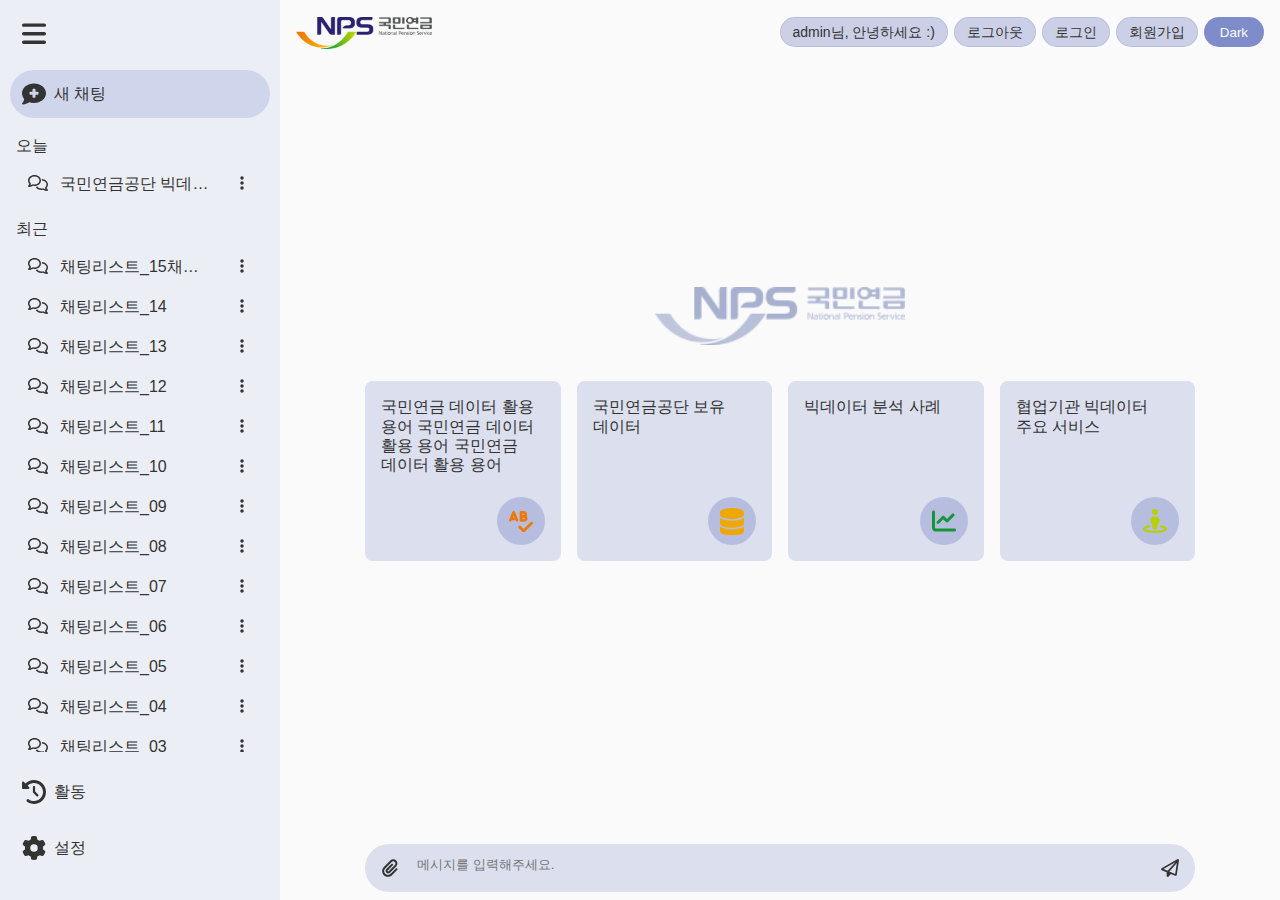
<file: ROOT/main/index.html>
<!DOCTYPE html>
<html lang="ko">
<head>
  <meta charset="UTF-8">
  <meta name="viewport" content="width=device-width, initial-scale=1.0">
  <title>Generative AI</title>

  <link rel="stylesheet" href="../main/css/reset.css">
  <link rel="stylesheet" href="../main/css/style.css">
  <link rel="stylesheet" href="../main/css/common.css">
  <script type="text/javascript" src="../main/js/index.js" defer></script>
  <script type="text/javascript" src="../main/js/jquery-3.2.1.min.js"></script>
  <link rel="stylesheet" href="https://use.fontawesome.com/releases/v5.15.0/css/all.css">
</head>
<body>
  <main class="side_on flex_row">
    <!-- 1. 메뉴버튼 -->
    <div class="side_nav_menu_bt">
      <a href="#" class="icon_box_48">
        <svg xmlns="http://www.w3.org/2000/svg" viewBox="0 0 448 512"><path d="M0 96C0 78.3 14.3 64 32 64l384 0c17.7 0 32 14.3 32 32s-14.3 32-32 32L32 128C14.3 128 0 113.7 0 96zM0 256c0-17.7 14.3-32 32-32l384 0c17.7 0 32 14.3 32 32s-14.3 32-32 32L32 288c-17.7 0-32-14.3-32-32zM448 416c0 17.7-14.3 32-32 32L32 448c-17.7 0-32-14.3-32-32s14.3-32 32-32l384 0c17.7 0 32 14.3 32 32z"/></svg>
      </a>
    </div>

    <!-- 2. 사이드메뉴 -->
    <div class="side_L_container">
      <div class="side_menu_area flex_column">
        <!-- 2-0. 툴팁 - 사이드메뉴... -->
        <div class="modal_list_tooltip_menu">
          <div class="list_tooltip_menu">
            <ul class="flex_column">
              <li class="bt_box_36">
                <a href="#">
                  <div class="icon_box_28 no_hover">
                    <svg xmlns="http://www.w3.org/2000/svg" viewBox="0 0 384 512"><!--!Font Awesome Free 6.6.0 by @fontawesome - https://fontawesome.com License - https://fontawesome.com/license/free Copyright 2024 Fonticons, Inc.--><path d="M32 32C32 14.3 46.3 0 64 0L320 0c17.7 0 32 14.3 32 32s-14.3 32-32 32l-29.5 0 11.4 148.2c36.7 19.9 65.7 53.2 79.5 94.7l1 3c3.3 9.8 1.6 20.5-4.4 28.8s-15.7 13.3-26 13.3L32 352c-10.3 0-19.9-4.9-26-13.3s-7.7-19.1-4.4-28.8l1-3c13.8-41.5 42.8-74.8 79.5-94.7L93.5 64 64 64C46.3 64 32 49.7 32 32zM160 384l64 0 0 96c0 17.7-14.3 32-32 32s-32-14.3-32-32l0-96z"/></svg>
                  </div>
                  <p>고정</p>
                </a>
              </li>
              <li class="bt_box_36">
                <a href="#">
                  <div class="icon_box_28 no_hover">
                    <svg xmlns="http://www.w3.org/2000/svg" viewBox="0 0 512 512"><!--!Font Awesome Free 6.6.0 by @fontawesome - https://fontawesome.com License - https://fontawesome.com/license/free Copyright 2024 Fonticons, Inc.--><path d="M362.7 19.3L314.3 67.7 444.3 197.7l48.4-48.4c25-25 25-65.5 0-90.5L453.3 19.3c-25-25-65.5-25-90.5 0zm-71 71L58.6 323.5c-10.4 10.4-18 23.3-22.2 37.4L1 481.2C-1.5 489.7 .8 498.8 7 505s15.3 8.5 23.7 6.1l120.3-35.4c14.1-4.2 27-11.8 37.4-22.2L421.7 220.3 291.7 90.3z"/></svg>
                  </div>
                  <p>이름변경</p>
                </a>
              </li>
              <li class="bt_box_36">
                <a href="#">
                  <div class="icon_box_28 no_hover">
                    <svg xmlns="http://www.w3.org/2000/svg" viewBox="0 0 448 512"><!--!Font Awesome Free 6.6.0 by @fontawesome - https://fontawesome.com License - https://fontawesome.com/license/free Copyright 2024 Fonticons, Inc.--><path d="M352 224c53 0 96-43 96-96s-43-96-96-96s-96 43-96 96c0 4 .2 8 .7 11.9l-94.1 47C145.4 170.2 121.9 160 96 160c-53 0-96 43-96 96s43 96 96 96c25.9 0 49.4-10.2 66.6-26.9l94.1 47c-.5 3.9-.7 7.8-.7 11.9c0 53 43 96 96 96s96-43 96-96s-43-96-96-96c-25.9 0-49.4 10.2-66.6 26.9l-94.1-47c.5-3.9 .7-7.8 .7-11.9s-.2-8-.7-11.9l94.1-47C302.6 213.8 326.1 224 352 224z"/></svg>
                  </div>
                  <p>공유</p>
                </a>
              </li>
              <li class="bt_box_36">
                <a href="#">
                  <div class="icon_box_28 no_hover">
                    <svg xmlns="http://www.w3.org/2000/svg" viewBox="0 0 448 512"><!--!Font Awesome Free 6.6.0 by @fontawesome - https://fontawesome.com License - https://fontawesome.com/license/free Copyright 2024 Fonticons, Inc.--><path d="M135.2 17.7C140.6 6.8 151.7 0 163.8 0L284.2 0c12.1 0 23.2 6.8 28.6 17.7L320 32l96 0c17.7 0 32 14.3 32 32s-14.3 32-32 32L32 96C14.3 96 0 81.7 0 64S14.3 32 32 32l96 0 7.2-14.3zM32 128l384 0 0 320c0 35.3-28.7 64-64 64L96 512c-35.3 0-64-28.7-64-64l0-320zm96 64c-8.8 0-16 7.2-16 16l0 224c0 8.8 7.2 16 16 16s16-7.2 16-16l0-224c0-8.8-7.2-16-16-16zm96 0c-8.8 0-16 7.2-16 16l0 224c0 8.8 7.2 16 16 16s16-7.2 16-16l0-224c0-8.8-7.2-16-16-16zm96 0c-8.8 0-16 7.2-16 16l0 224c0 8.8 7.2 16 16 16s16-7.2 16-16l0-224c0-8.8-7.2-16-16-16z"/></svg>
                  </div>
                  <p>삭제</p>
                </a>
              </li>
            </ul>
          </div>
        </div>

        <!-- 2-1. 사이드메뉴_채팅그룹 -->
        <div class="chat_bt_box flex_column">
          <!-- 2-1-1. 사이드메뉴_채팅그룹_새채팅   -->
          <div class="add_newchat_bt_box">
            <a href="./index.html" class="bt_box_48">
              <div class="icon_box_24 no_hover">
                <svg xmlns="http://www.w3.org/2000/svg" viewBox="0 0 512 512"><path d="M256 448c141.4 0 256-93.1 256-208S397.4 32 256 32S0 125.1 0 240c0 45.1 17.7 86.8 47.7 120.9c-1.9 24.5-11.4 46.3-21.4 62.9c-5.5 9.2-11.1 16.6-15.2 21.6c-2.1 2.5-3.7 4.4-4.9 5.7c-.6 .6-1 1.1-1.3 1.4l-.3 .3c0 0 0 0 0 0c0 0 0 0 0 0s0 0 0 0s0 0 0 0c-4.6 4.6-5.9 11.4-3.4 17.4c2.5 6 8.3 9.9 14.8 9.9c28.7 0 57.6-8.9 81.6-19.3c22.9-10 42.4-21.9 54.3-30.6c31.8 11.5 67 17.9 104.1 17.9zM224 160c0-8.8 7.2-16 16-16l32 0c8.8 0 16 7.2 16 16l0 48 48 0c8.8 0 16 7.2 16 16l0 32c0 8.8-7.2 16-16 16l-48 0 0 48c0 8.8-7.2 16-16 16l-32 0c-8.8 0-16-7.2-16-16l0-48-48 0c-8.8 0-16-7.2-16-16l0-32c0-8.8 7.2-16 16-16l48 0 0-48z"/></svg>
              </div>
              <p>새 채팅</p>
            </a>
          </div>

          <!-- 2-1-2. 사이드메뉴_채팅그룹_채팅리스트   -->
          <div class="chat_list_bt_box flex_column">
            <div class="chat_list">
              <h4>오늘</h4>
              <ul class="flex_column">
                <li class="bt_box_36">
                  <a href="./caht.html">
                    <div class="icon_box_28 no_hover">
                      <svg xmlns="http://www.w3.org/2000/svg" viewBox="0 0 640 512"><path d="M88.2 309.1c9.8-18.3 6.8-40.8-7.5-55.8C59.4 230.9 48 204 48 176c0-63.5 63.8-128 160-128s160 64.5 160 128s-63.8 128-160 128c-13.1 0-25.8-1.3-37.8-3.6c-10.4-2-21.2-.6-30.7 4.2c-4.1 2.1-8.3 4.1-12.6 6c-16 7.2-32.9 13.5-49.9 18c2.8-4.6 5.4-9.1 7.9-13.6c1.1-1.9 2.2-3.9 3.2-5.9zM208 352c114.9 0 208-78.8 208-176S322.9 0 208 0S0 78.8 0 176c0 41.8 17.2 80.1 45.9 110.3c-.9 1.7-1.9 3.5-2.8 5.1c-10.3 18.4-22.3 36.5-36.6 52.1c-6.6 7-8.3 17.2-4.6 25.9C5.8 378.3 14.4 384 24 384c43 0 86.5-13.3 122.7-29.7c4.8-2.2 9.6-4.5 14.2-6.8c15.1 3 30.9 4.5 47.1 4.5zM432 480c16.2 0 31.9-1.6 47.1-4.5c4.6 2.3 9.4 4.6 14.2 6.8C529.5 498.7 573 512 616 512c9.6 0 18.2-5.7 22-14.5c3.8-8.8 2-19-4.6-25.9c-14.2-15.6-26.2-33.7-36.6-52.1c-.9-1.7-1.9-3.4-2.8-5.1C622.8 384.1 640 345.8 640 304c0-94.4-87.9-171.5-198.2-175.8c4.1 15.2 6.2 31.2 6.2 47.8l0 .6c87.2 6.7 144 67.5 144 127.4c0 28-11.4 54.9-32.7 77.2c-14.3 15-17.3 37.6-7.5 55.8c1.1 2 2.2 4 3.2 5.9c2.5 4.5 5.2 9 7.9 13.6c-17-4.5-33.9-10.7-49.9-18c-4.3-1.9-8.5-3.9-12.6-6c-9.5-4.8-20.3-6.2-30.7-4.2c-12.1 2.4-24.8 3.6-37.8 3.6c-61.7 0-110-26.5-136.8-62.3c-16 5.4-32.8 9.4-50 11.8C279 439.8 350 480 432 480z"/></svg>
                    </div>
                    <p>국민연금공단 빅데이터 분석 사례</p>
                  </a>
                  <button href="#" class="icon_box_28">
                    <svg xmlns="http://www.w3.org/2000/svg" viewBox="0 0 128 512"><path d="M64 360a56 56 0 1 0 0 112 56 56 0 1 0 0-112zm0-160a56 56 0 1 0 0 112 56 56 0 1 0 0-112zM120 96A56 56 0 1 0 8 96a56 56 0 1 0 112 0z"/></svg>
                  </button>
                </li>
              </ul>
            </div>

            <div class="chat_list">
              <h4>최근</h4>
              <ul class="flex_column">
                <li class="bt_box_36">
                  <a href="#">
                    <div class="icon_box_28 no_hover">
                      <svg xmlns="http://www.w3.org/2000/svg" viewBox="0 0 640 512"><path d="M88.2 309.1c9.8-18.3 6.8-40.8-7.5-55.8C59.4 230.9 48 204 48 176c0-63.5 63.8-128 160-128s160 64.5 160 128s-63.8 128-160 128c-13.1 0-25.8-1.3-37.8-3.6c-10.4-2-21.2-.6-30.7 4.2c-4.1 2.1-8.3 4.1-12.6 6c-16 7.2-32.9 13.5-49.9 18c2.8-4.6 5.4-9.1 7.9-13.6c1.1-1.9 2.2-3.9 3.2-5.9zM208 352c114.9 0 208-78.8 208-176S322.9 0 208 0S0 78.8 0 176c0 41.8 17.2 80.1 45.9 110.3c-.9 1.7-1.9 3.5-2.8 5.1c-10.3 18.4-22.3 36.5-36.6 52.1c-6.6 7-8.3 17.2-4.6 25.9C5.8 378.3 14.4 384 24 384c43 0 86.5-13.3 122.7-29.7c4.8-2.2 9.6-4.5 14.2-6.8c15.1 3 30.9 4.5 47.1 4.5zM432 480c16.2 0 31.9-1.6 47.1-4.5c4.6 2.3 9.4 4.6 14.2 6.8C529.5 498.7 573 512 616 512c9.6 0 18.2-5.7 22-14.5c3.8-8.8 2-19-4.6-25.9c-14.2-15.6-26.2-33.7-36.6-52.1c-.9-1.7-1.9-3.4-2.8-5.1C622.8 384.1 640 345.8 640 304c0-94.4-87.9-171.5-198.2-175.8c4.1 15.2 6.2 31.2 6.2 47.8l0 .6c87.2 6.7 144 67.5 144 127.4c0 28-11.4 54.9-32.7 77.2c-14.3 15-17.3 37.6-7.5 55.8c1.1 2 2.2 4 3.2 5.9c2.5 4.5 5.2 9 7.9 13.6c-17-4.5-33.9-10.7-49.9-18c-4.3-1.9-8.5-3.9-12.6-6c-9.5-4.8-20.3-6.2-30.7-4.2c-12.1 2.4-24.8 3.6-37.8 3.6c-61.7 0-110-26.5-136.8-62.3c-16 5.4-32.8 9.4-50 11.8C279 439.8 350 480 432 480z"/></svg>
                    </div>
                    <p>채팅리스트_15채팅리스트_15</p>
                  </a>
                  <button href="#" class="icon_box_28">
                    <svg xmlns="http://www.w3.org/2000/svg" viewBox="0 0 128 512"><path d="M64 360a56 56 0 1 0 0 112 56 56 0 1 0 0-112zm0-160a56 56 0 1 0 0 112 56 56 0 1 0 0-112zM120 96A56 56 0 1 0 8 96a56 56 0 1 0 112 0z"/></svg>
                  </button>
                </li>
                <li class="bt_box_36">
                  <a href="#">
                    <div class="icon_box_28 no_hover">
                      <svg xmlns="http://www.w3.org/2000/svg" viewBox="0 0 640 512"><path d="M88.2 309.1c9.8-18.3 6.8-40.8-7.5-55.8C59.4 230.9 48 204 48 176c0-63.5 63.8-128 160-128s160 64.5 160 128s-63.8 128-160 128c-13.1 0-25.8-1.3-37.8-3.6c-10.4-2-21.2-.6-30.7 4.2c-4.1 2.1-8.3 4.1-12.6 6c-16 7.2-32.9 13.5-49.9 18c2.8-4.6 5.4-9.1 7.9-13.6c1.1-1.9 2.2-3.9 3.2-5.9zM208 352c114.9 0 208-78.8 208-176S322.9 0 208 0S0 78.8 0 176c0 41.8 17.2 80.1 45.9 110.3c-.9 1.7-1.9 3.5-2.8 5.1c-10.3 18.4-22.3 36.5-36.6 52.1c-6.6 7-8.3 17.2-4.6 25.9C5.8 378.3 14.4 384 24 384c43 0 86.5-13.3 122.7-29.7c4.8-2.2 9.6-4.5 14.2-6.8c15.1 3 30.9 4.5 47.1 4.5zM432 480c16.2 0 31.9-1.6 47.1-4.5c4.6 2.3 9.4 4.6 14.2 6.8C529.5 498.7 573 512 616 512c9.6 0 18.2-5.7 22-14.5c3.8-8.8 2-19-4.6-25.9c-14.2-15.6-26.2-33.7-36.6-52.1c-.9-1.7-1.9-3.4-2.8-5.1C622.8 384.1 640 345.8 640 304c0-94.4-87.9-171.5-198.2-175.8c4.1 15.2 6.2 31.2 6.2 47.8l0 .6c87.2 6.7 144 67.5 144 127.4c0 28-11.4 54.9-32.7 77.2c-14.3 15-17.3 37.6-7.5 55.8c1.1 2 2.2 4 3.2 5.9c2.5 4.5 5.2 9 7.9 13.6c-17-4.5-33.9-10.7-49.9-18c-4.3-1.9-8.5-3.9-12.6-6c-9.5-4.8-20.3-6.2-30.7-4.2c-12.1 2.4-24.8 3.6-37.8 3.6c-61.7 0-110-26.5-136.8-62.3c-16 5.4-32.8 9.4-50 11.8C279 439.8 350 480 432 480z"/></svg>
                    </div>
                    <p>채팅리스트_14</p>
                  </a>
                  <button href="#" class="icon_box_28">
                    <svg xmlns="http://www.w3.org/2000/svg" viewBox="0 0 128 512"><path d="M64 360a56 56 0 1 0 0 112 56 56 0 1 0 0-112zm0-160a56 56 0 1 0 0 112 56 56 0 1 0 0-112zM120 96A56 56 0 1 0 8 96a56 56 0 1 0 112 0z"/></svg>
                  </button>
                </li>
                <li class="bt_box_36">
                  <a href="#">
                    <div class="icon_box_28 no_hover">
                      <svg xmlns="http://www.w3.org/2000/svg" viewBox="0 0 640 512"><path d="M88.2 309.1c9.8-18.3 6.8-40.8-7.5-55.8C59.4 230.9 48 204 48 176c0-63.5 63.8-128 160-128s160 64.5 160 128s-63.8 128-160 128c-13.1 0-25.8-1.3-37.8-3.6c-10.4-2-21.2-.6-30.7 4.2c-4.1 2.1-8.3 4.1-12.6 6c-16 7.2-32.9 13.5-49.9 18c2.8-4.6 5.4-9.1 7.9-13.6c1.1-1.9 2.2-3.9 3.2-5.9zM208 352c114.9 0 208-78.8 208-176S322.9 0 208 0S0 78.8 0 176c0 41.8 17.2 80.1 45.9 110.3c-.9 1.7-1.9 3.5-2.8 5.1c-10.3 18.4-22.3 36.5-36.6 52.1c-6.6 7-8.3 17.2-4.6 25.9C5.8 378.3 14.4 384 24 384c43 0 86.5-13.3 122.7-29.7c4.8-2.2 9.6-4.5 14.2-6.8c15.1 3 30.9 4.5 47.1 4.5zM432 480c16.2 0 31.9-1.6 47.1-4.5c4.6 2.3 9.4 4.6 14.2 6.8C529.5 498.7 573 512 616 512c9.6 0 18.2-5.7 22-14.5c3.8-8.8 2-19-4.6-25.9c-14.2-15.6-26.2-33.7-36.6-52.1c-.9-1.7-1.9-3.4-2.8-5.1C622.8 384.1 640 345.8 640 304c0-94.4-87.9-171.5-198.2-175.8c4.1 15.2 6.2 31.2 6.2 47.8l0 .6c87.2 6.7 144 67.5 144 127.4c0 28-11.4 54.9-32.7 77.2c-14.3 15-17.3 37.6-7.5 55.8c1.1 2 2.2 4 3.2 5.9c2.5 4.5 5.2 9 7.9 13.6c-17-4.5-33.9-10.7-49.9-18c-4.3-1.9-8.5-3.9-12.6-6c-9.5-4.8-20.3-6.2-30.7-4.2c-12.1 2.4-24.8 3.6-37.8 3.6c-61.7 0-110-26.5-136.8-62.3c-16 5.4-32.8 9.4-50 11.8C279 439.8 350 480 432 480z"/></svg>
                    </div>
                    <p>채팅리스트_13</p>
                  </a>
                  <button href="#" class="icon_box_28">
                    <svg xmlns="http://www.w3.org/2000/svg" viewBox="0 0 128 512"><path d="M64 360a56 56 0 1 0 0 112 56 56 0 1 0 0-112zm0-160a56 56 0 1 0 0 112 56 56 0 1 0 0-112zM120 96A56 56 0 1 0 8 96a56 56 0 1 0 112 0z"/></svg>
                  </button>
                </li>
                <li class="bt_box_36">
                  <a href="#">
                    <div class="icon_box_28 no_hover">
                      <svg xmlns="http://www.w3.org/2000/svg" viewBox="0 0 640 512"><path d="M88.2 309.1c9.8-18.3 6.8-40.8-7.5-55.8C59.4 230.9 48 204 48 176c0-63.5 63.8-128 160-128s160 64.5 160 128s-63.8 128-160 128c-13.1 0-25.8-1.3-37.8-3.6c-10.4-2-21.2-.6-30.7 4.2c-4.1 2.1-8.3 4.1-12.6 6c-16 7.2-32.9 13.5-49.9 18c2.8-4.6 5.4-9.1 7.9-13.6c1.1-1.9 2.2-3.9 3.2-5.9zM208 352c114.9 0 208-78.8 208-176S322.9 0 208 0S0 78.8 0 176c0 41.8 17.2 80.1 45.9 110.3c-.9 1.7-1.9 3.5-2.8 5.1c-10.3 18.4-22.3 36.5-36.6 52.1c-6.6 7-8.3 17.2-4.6 25.9C5.8 378.3 14.4 384 24 384c43 0 86.5-13.3 122.7-29.7c4.8-2.2 9.6-4.5 14.2-6.8c15.1 3 30.9 4.5 47.1 4.5zM432 480c16.2 0 31.9-1.6 47.1-4.5c4.6 2.3 9.4 4.6 14.2 6.8C529.5 498.7 573 512 616 512c9.6 0 18.2-5.7 22-14.5c3.8-8.8 2-19-4.6-25.9c-14.2-15.6-26.2-33.7-36.6-52.1c-.9-1.7-1.9-3.4-2.8-5.1C622.8 384.1 640 345.8 640 304c0-94.4-87.9-171.5-198.2-175.8c4.1 15.2 6.2 31.2 6.2 47.8l0 .6c87.2 6.7 144 67.5 144 127.4c0 28-11.4 54.9-32.7 77.2c-14.3 15-17.3 37.6-7.5 55.8c1.1 2 2.2 4 3.2 5.9c2.5 4.5 5.2 9 7.9 13.6c-17-4.5-33.9-10.7-49.9-18c-4.3-1.9-8.5-3.9-12.6-6c-9.5-4.8-20.3-6.2-30.7-4.2c-12.1 2.4-24.8 3.6-37.8 3.6c-61.7 0-110-26.5-136.8-62.3c-16 5.4-32.8 9.4-50 11.8C279 439.8 350 480 432 480z"/></svg>
                    </div>
                    <p>채팅리스트_12</p>
                  </a>
                  <button href="#" class="icon_box_28">
                    <svg xmlns="http://www.w3.org/2000/svg" viewBox="0 0 128 512"><path d="M64 360a56 56 0 1 0 0 112 56 56 0 1 0 0-112zm0-160a56 56 0 1 0 0 112 56 56 0 1 0 0-112zM120 96A56 56 0 1 0 8 96a56 56 0 1 0 112 0z"/></svg>
                  </button>
                </li>
                <li class="bt_box_36">
                  <a href="#">
                    <div class="icon_box_28 no_hover">
                      <svg xmlns="http://www.w3.org/2000/svg" viewBox="0 0 640 512"><path d="M88.2 309.1c9.8-18.3 6.8-40.8-7.5-55.8C59.4 230.9 48 204 48 176c0-63.5 63.8-128 160-128s160 64.5 160 128s-63.8 128-160 128c-13.1 0-25.8-1.3-37.8-3.6c-10.4-2-21.2-.6-30.7 4.2c-4.1 2.1-8.3 4.1-12.6 6c-16 7.2-32.9 13.5-49.9 18c2.8-4.6 5.4-9.1 7.9-13.6c1.1-1.9 2.2-3.9 3.2-5.9zM208 352c114.9 0 208-78.8 208-176S322.9 0 208 0S0 78.8 0 176c0 41.8 17.2 80.1 45.9 110.3c-.9 1.7-1.9 3.5-2.8 5.1c-10.3 18.4-22.3 36.5-36.6 52.1c-6.6 7-8.3 17.2-4.6 25.9C5.8 378.3 14.4 384 24 384c43 0 86.5-13.3 122.7-29.7c4.8-2.2 9.6-4.5 14.2-6.8c15.1 3 30.9 4.5 47.1 4.5zM432 480c16.2 0 31.9-1.6 47.1-4.5c4.6 2.3 9.4 4.6 14.2 6.8C529.5 498.7 573 512 616 512c9.6 0 18.2-5.7 22-14.5c3.8-8.8 2-19-4.6-25.9c-14.2-15.6-26.2-33.7-36.6-52.1c-.9-1.7-1.9-3.4-2.8-5.1C622.8 384.1 640 345.8 640 304c0-94.4-87.9-171.5-198.2-175.8c4.1 15.2 6.2 31.2 6.2 47.8l0 .6c87.2 6.7 144 67.5 144 127.4c0 28-11.4 54.9-32.7 77.2c-14.3 15-17.3 37.6-7.5 55.8c1.1 2 2.2 4 3.2 5.9c2.5 4.5 5.2 9 7.9 13.6c-17-4.5-33.9-10.7-49.9-18c-4.3-1.9-8.5-3.9-12.6-6c-9.5-4.8-20.3-6.2-30.7-4.2c-12.1 2.4-24.8 3.6-37.8 3.6c-61.7 0-110-26.5-136.8-62.3c-16 5.4-32.8 9.4-50 11.8C279 439.8 350 480 432 480z"/></svg>
                    </div>
                    <p>채팅리스트_11</p>
                  </a>
                  <button href="#" class="icon_box_28">
                    <svg xmlns="http://www.w3.org/2000/svg" viewBox="0 0 128 512"><path d="M64 360a56 56 0 1 0 0 112 56 56 0 1 0 0-112zm0-160a56 56 0 1 0 0 112 56 56 0 1 0 0-112zM120 96A56 56 0 1 0 8 96a56 56 0 1 0 112 0z"/></svg>
                  </button>
                </li>
                <li class="bt_box_36">
                  <a href="#">
                    <div class="icon_box_28 no_hover">
                      <svg xmlns="http://www.w3.org/2000/svg" viewBox="0 0 640 512"><path d="M88.2 309.1c9.8-18.3 6.8-40.8-7.5-55.8C59.4 230.9 48 204 48 176c0-63.5 63.8-128 160-128s160 64.5 160 128s-63.8 128-160 128c-13.1 0-25.8-1.3-37.8-3.6c-10.4-2-21.2-.6-30.7 4.2c-4.1 2.1-8.3 4.1-12.6 6c-16 7.2-32.9 13.5-49.9 18c2.8-4.6 5.4-9.1 7.9-13.6c1.1-1.9 2.2-3.9 3.2-5.9zM208 352c114.9 0 208-78.8 208-176S322.9 0 208 0S0 78.8 0 176c0 41.8 17.2 80.1 45.9 110.3c-.9 1.7-1.9 3.5-2.8 5.1c-10.3 18.4-22.3 36.5-36.6 52.1c-6.6 7-8.3 17.2-4.6 25.9C5.8 378.3 14.4 384 24 384c43 0 86.5-13.3 122.7-29.7c4.8-2.2 9.6-4.5 14.2-6.8c15.1 3 30.9 4.5 47.1 4.5zM432 480c16.2 0 31.9-1.6 47.1-4.5c4.6 2.3 9.4 4.6 14.2 6.8C529.5 498.7 573 512 616 512c9.6 0 18.2-5.7 22-14.5c3.8-8.8 2-19-4.6-25.9c-14.2-15.6-26.2-33.7-36.6-52.1c-.9-1.7-1.9-3.4-2.8-5.1C622.8 384.1 640 345.8 640 304c0-94.4-87.9-171.5-198.2-175.8c4.1 15.2 6.2 31.2 6.2 47.8l0 .6c87.2 6.7 144 67.5 144 127.4c0 28-11.4 54.9-32.7 77.2c-14.3 15-17.3 37.6-7.5 55.8c1.1 2 2.2 4 3.2 5.9c2.5 4.5 5.2 9 7.9 13.6c-17-4.5-33.9-10.7-49.9-18c-4.3-1.9-8.5-3.9-12.6-6c-9.5-4.8-20.3-6.2-30.7-4.2c-12.1 2.4-24.8 3.6-37.8 3.6c-61.7 0-110-26.5-136.8-62.3c-16 5.4-32.8 9.4-50 11.8C279 439.8 350 480 432 480z"/></svg>
                    </div>
                    <p>채팅리스트_10</p>
                  </a>
                  <button href="#" class="icon_box_28">
                    <svg xmlns="http://www.w3.org/2000/svg" viewBox="0 0 128 512"><path d="M64 360a56 56 0 1 0 0 112 56 56 0 1 0 0-112zm0-160a56 56 0 1 0 0 112 56 56 0 1 0 0-112zM120 96A56 56 0 1 0 8 96a56 56 0 1 0 112 0z"/></svg>
                  </button>
                </li>
                <li class="bt_box_36">
                  <a href="#">
                    <div class="icon_box_28 no_hover">
                      <svg xmlns="http://www.w3.org/2000/svg" viewBox="0 0 640 512"><path d="M88.2 309.1c9.8-18.3 6.8-40.8-7.5-55.8C59.4 230.9 48 204 48 176c0-63.5 63.8-128 160-128s160 64.5 160 128s-63.8 128-160 128c-13.1 0-25.8-1.3-37.8-3.6c-10.4-2-21.2-.6-30.7 4.2c-4.1 2.1-8.3 4.1-12.6 6c-16 7.2-32.9 13.5-49.9 18c2.8-4.6 5.4-9.1 7.9-13.6c1.1-1.9 2.2-3.9 3.2-5.9zM208 352c114.9 0 208-78.8 208-176S322.9 0 208 0S0 78.8 0 176c0 41.8 17.2 80.1 45.9 110.3c-.9 1.7-1.9 3.5-2.8 5.1c-10.3 18.4-22.3 36.5-36.6 52.1c-6.6 7-8.3 17.2-4.6 25.9C5.8 378.3 14.4 384 24 384c43 0 86.5-13.3 122.7-29.7c4.8-2.2 9.6-4.5 14.2-6.8c15.1 3 30.9 4.5 47.1 4.5zM432 480c16.2 0 31.9-1.6 47.1-4.5c4.6 2.3 9.4 4.6 14.2 6.8C529.5 498.7 573 512 616 512c9.6 0 18.2-5.7 22-14.5c3.8-8.8 2-19-4.6-25.9c-14.2-15.6-26.2-33.7-36.6-52.1c-.9-1.7-1.9-3.4-2.8-5.1C622.8 384.1 640 345.8 640 304c0-94.4-87.9-171.5-198.2-175.8c4.1 15.2 6.2 31.2 6.2 47.8l0 .6c87.2 6.7 144 67.5 144 127.4c0 28-11.4 54.9-32.7 77.2c-14.3 15-17.3 37.6-7.5 55.8c1.1 2 2.2 4 3.2 5.9c2.5 4.5 5.2 9 7.9 13.6c-17-4.5-33.9-10.7-49.9-18c-4.3-1.9-8.5-3.9-12.6-6c-9.5-4.8-20.3-6.2-30.7-4.2c-12.1 2.4-24.8 3.6-37.8 3.6c-61.7 0-110-26.5-136.8-62.3c-16 5.4-32.8 9.4-50 11.8C279 439.8 350 480 432 480z"/></svg>
                    </div>
                    <p>채팅리스트_09</p>
                  </a>
                  <button href="#" class="icon_box_28">
                    <svg xmlns="http://www.w3.org/2000/svg" viewBox="0 0 128 512"><path d="M64 360a56 56 0 1 0 0 112 56 56 0 1 0 0-112zm0-160a56 56 0 1 0 0 112 56 56 0 1 0 0-112zM120 96A56 56 0 1 0 8 96a56 56 0 1 0 112 0z"/></svg>
                  </button>
                </li>
                <li class="bt_box_36">
                  <a href="#">
                    <div class="icon_box_28 no_hover">
                      <svg xmlns="http://www.w3.org/2000/svg" viewBox="0 0 640 512"><path d="M88.2 309.1c9.8-18.3 6.8-40.8-7.5-55.8C59.4 230.9 48 204 48 176c0-63.5 63.8-128 160-128s160 64.5 160 128s-63.8 128-160 128c-13.1 0-25.8-1.3-37.8-3.6c-10.4-2-21.2-.6-30.7 4.2c-4.1 2.1-8.3 4.1-12.6 6c-16 7.2-32.9 13.5-49.9 18c2.8-4.6 5.4-9.1 7.9-13.6c1.1-1.9 2.2-3.9 3.2-5.9zM208 352c114.9 0 208-78.8 208-176S322.9 0 208 0S0 78.8 0 176c0 41.8 17.2 80.1 45.9 110.3c-.9 1.7-1.9 3.5-2.8 5.1c-10.3 18.4-22.3 36.5-36.6 52.1c-6.6 7-8.3 17.2-4.6 25.9C5.8 378.3 14.4 384 24 384c43 0 86.5-13.3 122.7-29.7c4.8-2.2 9.6-4.5 14.2-6.8c15.1 3 30.9 4.5 47.1 4.5zM432 480c16.2 0 31.9-1.6 47.1-4.5c4.6 2.3 9.4 4.6 14.2 6.8C529.5 498.7 573 512 616 512c9.6 0 18.2-5.7 22-14.5c3.8-8.8 2-19-4.6-25.9c-14.2-15.6-26.2-33.7-36.6-52.1c-.9-1.7-1.9-3.4-2.8-5.1C622.8 384.1 640 345.8 640 304c0-94.4-87.9-171.5-198.2-175.8c4.1 15.2 6.2 31.2 6.2 47.8l0 .6c87.2 6.7 144 67.5 144 127.4c0 28-11.4 54.9-32.7 77.2c-14.3 15-17.3 37.6-7.5 55.8c1.1 2 2.2 4 3.2 5.9c2.5 4.5 5.2 9 7.9 13.6c-17-4.5-33.9-10.7-49.9-18c-4.3-1.9-8.5-3.9-12.6-6c-9.5-4.8-20.3-6.2-30.7-4.2c-12.1 2.4-24.8 3.6-37.8 3.6c-61.7 0-110-26.5-136.8-62.3c-16 5.4-32.8 9.4-50 11.8C279 439.8 350 480 432 480z"/></svg>
                    </div>
                    <p>채팅리스트_08</p>
                  </a>
                  <button href="#" class="icon_box_28">
                    <svg xmlns="http://www.w3.org/2000/svg" viewBox="0 0 128 512"><path d="M64 360a56 56 0 1 0 0 112 56 56 0 1 0 0-112zm0-160a56 56 0 1 0 0 112 56 56 0 1 0 0-112zM120 96A56 56 0 1 0 8 96a56 56 0 1 0 112 0z"/></svg>
                  </button>
                </li>
                <li class="bt_box_36">
                  <a href="#">
                    <div class="icon_box_28 no_hover">
                      <svg xmlns="http://www.w3.org/2000/svg" viewBox="0 0 640 512"><path d="M88.2 309.1c9.8-18.3 6.8-40.8-7.5-55.8C59.4 230.9 48 204 48 176c0-63.5 63.8-128 160-128s160 64.5 160 128s-63.8 128-160 128c-13.1 0-25.8-1.3-37.8-3.6c-10.4-2-21.2-.6-30.7 4.2c-4.1 2.1-8.3 4.1-12.6 6c-16 7.2-32.9 13.5-49.9 18c2.8-4.6 5.4-9.1 7.9-13.6c1.1-1.9 2.2-3.9 3.2-5.9zM208 352c114.9 0 208-78.8 208-176S322.9 0 208 0S0 78.8 0 176c0 41.8 17.2 80.1 45.9 110.3c-.9 1.7-1.9 3.5-2.8 5.1c-10.3 18.4-22.3 36.5-36.6 52.1c-6.6 7-8.3 17.2-4.6 25.9C5.8 378.3 14.4 384 24 384c43 0 86.5-13.3 122.7-29.7c4.8-2.2 9.6-4.5 14.2-6.8c15.1 3 30.9 4.5 47.1 4.5zM432 480c16.2 0 31.9-1.6 47.1-4.5c4.6 2.3 9.4 4.6 14.2 6.8C529.5 498.7 573 512 616 512c9.6 0 18.2-5.7 22-14.5c3.8-8.8 2-19-4.6-25.9c-14.2-15.6-26.2-33.7-36.6-52.1c-.9-1.7-1.9-3.4-2.8-5.1C622.8 384.1 640 345.8 640 304c0-94.4-87.9-171.5-198.2-175.8c4.1 15.2 6.2 31.2 6.2 47.8l0 .6c87.2 6.7 144 67.5 144 127.4c0 28-11.4 54.9-32.7 77.2c-14.3 15-17.3 37.6-7.5 55.8c1.1 2 2.2 4 3.2 5.9c2.5 4.5 5.2 9 7.9 13.6c-17-4.5-33.9-10.7-49.9-18c-4.3-1.9-8.5-3.9-12.6-6c-9.5-4.8-20.3-6.2-30.7-4.2c-12.1 2.4-24.8 3.6-37.8 3.6c-61.7 0-110-26.5-136.8-62.3c-16 5.4-32.8 9.4-50 11.8C279 439.8 350 480 432 480z"/></svg>
                    </div>
                    <p>채팅리스트_07</p>
                  </a>
                  <button href="#" class="icon_box_28">
                    <svg xmlns="http://www.w3.org/2000/svg" viewBox="0 0 128 512"><path d="M64 360a56 56 0 1 0 0 112 56 56 0 1 0 0-112zm0-160a56 56 0 1 0 0 112 56 56 0 1 0 0-112zM120 96A56 56 0 1 0 8 96a56 56 0 1 0 112 0z"/></svg>
                  </button>
                </li>
                <li class="bt_box_36">
                  <a href="#">
                    <div class="icon_box_28 no_hover">
                      <svg xmlns="http://www.w3.org/2000/svg" viewBox="0 0 640 512"><path d="M88.2 309.1c9.8-18.3 6.8-40.8-7.5-55.8C59.4 230.9 48 204 48 176c0-63.5 63.8-128 160-128s160 64.5 160 128s-63.8 128-160 128c-13.1 0-25.8-1.3-37.8-3.6c-10.4-2-21.2-.6-30.7 4.2c-4.1 2.1-8.3 4.1-12.6 6c-16 7.2-32.9 13.5-49.9 18c2.8-4.6 5.4-9.1 7.9-13.6c1.1-1.9 2.2-3.9 3.2-5.9zM208 352c114.9 0 208-78.8 208-176S322.9 0 208 0S0 78.8 0 176c0 41.8 17.2 80.1 45.9 110.3c-.9 1.7-1.9 3.5-2.8 5.1c-10.3 18.4-22.3 36.5-36.6 52.1c-6.6 7-8.3 17.2-4.6 25.9C5.8 378.3 14.4 384 24 384c43 0 86.5-13.3 122.7-29.7c4.8-2.2 9.6-4.5 14.2-6.8c15.1 3 30.9 4.5 47.1 4.5zM432 480c16.2 0 31.9-1.6 47.1-4.5c4.6 2.3 9.4 4.6 14.2 6.8C529.5 498.7 573 512 616 512c9.6 0 18.2-5.7 22-14.5c3.8-8.8 2-19-4.6-25.9c-14.2-15.6-26.2-33.7-36.6-52.1c-.9-1.7-1.9-3.4-2.8-5.1C622.8 384.1 640 345.8 640 304c0-94.4-87.9-171.5-198.2-175.8c4.1 15.2 6.2 31.2 6.2 47.8l0 .6c87.2 6.7 144 67.5 144 127.4c0 28-11.4 54.9-32.7 77.2c-14.3 15-17.3 37.6-7.5 55.8c1.1 2 2.2 4 3.2 5.9c2.5 4.5 5.2 9 7.9 13.6c-17-4.5-33.9-10.7-49.9-18c-4.3-1.9-8.5-3.9-12.6-6c-9.5-4.8-20.3-6.2-30.7-4.2c-12.1 2.4-24.8 3.6-37.8 3.6c-61.7 0-110-26.5-136.8-62.3c-16 5.4-32.8 9.4-50 11.8C279 439.8 350 480 432 480z"/></svg>
                    </div>
                    <p>채팅리스트_06</p>
                  </a>
                  <button href="#" class="icon_box_28">
                    <svg xmlns="http://www.w3.org/2000/svg" viewBox="0 0 128 512"><path d="M64 360a56 56 0 1 0 0 112 56 56 0 1 0 0-112zm0-160a56 56 0 1 0 0 112 56 56 0 1 0 0-112zM120 96A56 56 0 1 0 8 96a56 56 0 1 0 112 0z"/></svg>
                  </button>
                </li>
                <li class="bt_box_36">
                  <a href="#">
                    <div class="icon_box_28 no_hover">
                      <svg xmlns="http://www.w3.org/2000/svg" viewBox="0 0 640 512"><path d="M88.2 309.1c9.8-18.3 6.8-40.8-7.5-55.8C59.4 230.9 48 204 48 176c0-63.5 63.8-128 160-128s160 64.5 160 128s-63.8 128-160 128c-13.1 0-25.8-1.3-37.8-3.6c-10.4-2-21.2-.6-30.7 4.2c-4.1 2.1-8.3 4.1-12.6 6c-16 7.2-32.9 13.5-49.9 18c2.8-4.6 5.4-9.1 7.9-13.6c1.1-1.9 2.2-3.9 3.2-5.9zM208 352c114.9 0 208-78.8 208-176S322.9 0 208 0S0 78.8 0 176c0 41.8 17.2 80.1 45.9 110.3c-.9 1.7-1.9 3.5-2.8 5.1c-10.3 18.4-22.3 36.5-36.6 52.1c-6.6 7-8.3 17.2-4.6 25.9C5.8 378.3 14.4 384 24 384c43 0 86.5-13.3 122.7-29.7c4.8-2.2 9.6-4.5 14.2-6.8c15.1 3 30.9 4.5 47.1 4.5zM432 480c16.2 0 31.9-1.6 47.1-4.5c4.6 2.3 9.4 4.6 14.2 6.8C529.5 498.7 573 512 616 512c9.6 0 18.2-5.7 22-14.5c3.8-8.8 2-19-4.6-25.9c-14.2-15.6-26.2-33.7-36.6-52.1c-.9-1.7-1.9-3.4-2.8-5.1C622.8 384.1 640 345.8 640 304c0-94.4-87.9-171.5-198.2-175.8c4.1 15.2 6.2 31.2 6.2 47.8l0 .6c87.2 6.7 144 67.5 144 127.4c0 28-11.4 54.9-32.7 77.2c-14.3 15-17.3 37.6-7.5 55.8c1.1 2 2.2 4 3.2 5.9c2.5 4.5 5.2 9 7.9 13.6c-17-4.5-33.9-10.7-49.9-18c-4.3-1.9-8.5-3.9-12.6-6c-9.5-4.8-20.3-6.2-30.7-4.2c-12.1 2.4-24.8 3.6-37.8 3.6c-61.7 0-110-26.5-136.8-62.3c-16 5.4-32.8 9.4-50 11.8C279 439.8 350 480 432 480z"/></svg>
                    </div>
                    <p>채팅리스트_05</p>
                  </a>
                  <button href="#" class="icon_box_28">
                    <svg xmlns="http://www.w3.org/2000/svg" viewBox="0 0 128 512"><path d="M64 360a56 56 0 1 0 0 112 56 56 0 1 0 0-112zm0-160a56 56 0 1 0 0 112 56 56 0 1 0 0-112zM120 96A56 56 0 1 0 8 96a56 56 0 1 0 112 0z"/></svg>
                  </button>
                </li>
                <li class="bt_box_36">
                  <a href="#">
                    <div class="icon_box_28 no_hover">
                      <svg xmlns="http://www.w3.org/2000/svg" viewBox="0 0 640 512"><path d="M88.2 309.1c9.8-18.3 6.8-40.8-7.5-55.8C59.4 230.9 48 204 48 176c0-63.5 63.8-128 160-128s160 64.5 160 128s-63.8 128-160 128c-13.1 0-25.8-1.3-37.8-3.6c-10.4-2-21.2-.6-30.7 4.2c-4.1 2.1-8.3 4.1-12.6 6c-16 7.2-32.9 13.5-49.9 18c2.8-4.6 5.4-9.1 7.9-13.6c1.1-1.9 2.2-3.9 3.2-5.9zM208 352c114.9 0 208-78.8 208-176S322.9 0 208 0S0 78.8 0 176c0 41.8 17.2 80.1 45.9 110.3c-.9 1.7-1.9 3.5-2.8 5.1c-10.3 18.4-22.3 36.5-36.6 52.1c-6.6 7-8.3 17.2-4.6 25.9C5.8 378.3 14.4 384 24 384c43 0 86.5-13.3 122.7-29.7c4.8-2.2 9.6-4.5 14.2-6.8c15.1 3 30.9 4.5 47.1 4.5zM432 480c16.2 0 31.9-1.6 47.1-4.5c4.6 2.3 9.4 4.6 14.2 6.8C529.5 498.7 573 512 616 512c9.6 0 18.2-5.7 22-14.5c3.8-8.8 2-19-4.6-25.9c-14.2-15.6-26.2-33.7-36.6-52.1c-.9-1.7-1.9-3.4-2.8-5.1C622.8 384.1 640 345.8 640 304c0-94.4-87.9-171.5-198.2-175.8c4.1 15.2 6.2 31.2 6.2 47.8l0 .6c87.2 6.7 144 67.5 144 127.4c0 28-11.4 54.9-32.7 77.2c-14.3 15-17.3 37.6-7.5 55.8c1.1 2 2.2 4 3.2 5.9c2.5 4.5 5.2 9 7.9 13.6c-17-4.5-33.9-10.7-49.9-18c-4.3-1.9-8.5-3.9-12.6-6c-9.5-4.8-20.3-6.2-30.7-4.2c-12.1 2.4-24.8 3.6-37.8 3.6c-61.7 0-110-26.5-136.8-62.3c-16 5.4-32.8 9.4-50 11.8C279 439.8 350 480 432 480z"/></svg>
                    </div>
                    <p>채팅리스트_04</p>
                  </a>
                  <button href="#" class="icon_box_28">
                    <svg xmlns="http://www.w3.org/2000/svg" viewBox="0 0 128 512"><path d="M64 360a56 56 0 1 0 0 112 56 56 0 1 0 0-112zm0-160a56 56 0 1 0 0 112 56 56 0 1 0 0-112zM120 96A56 56 0 1 0 8 96a56 56 0 1 0 112 0z"/></svg>
                  </button>
                </li>
                <li class="bt_box_36">
                  <a href="#">
                    <div class="icon_box_28 no_hover">
                      <svg xmlns="http://www.w3.org/2000/svg" viewBox="0 0 640 512"><path d="M88.2 309.1c9.8-18.3 6.8-40.8-7.5-55.8C59.4 230.9 48 204 48 176c0-63.5 63.8-128 160-128s160 64.5 160 128s-63.8 128-160 128c-13.1 0-25.8-1.3-37.8-3.6c-10.4-2-21.2-.6-30.7 4.2c-4.1 2.1-8.3 4.1-12.6 6c-16 7.2-32.9 13.5-49.9 18c2.8-4.6 5.4-9.1 7.9-13.6c1.1-1.9 2.2-3.9 3.2-5.9zM208 352c114.9 0 208-78.8 208-176S322.9 0 208 0S0 78.8 0 176c0 41.8 17.2 80.1 45.9 110.3c-.9 1.7-1.9 3.5-2.8 5.1c-10.3 18.4-22.3 36.5-36.6 52.1c-6.6 7-8.3 17.2-4.6 25.9C5.8 378.3 14.4 384 24 384c43 0 86.5-13.3 122.7-29.7c4.8-2.2 9.6-4.5 14.2-6.8c15.1 3 30.9 4.5 47.1 4.5zM432 480c16.2 0 31.9-1.6 47.1-4.5c4.6 2.3 9.4 4.6 14.2 6.8C529.5 498.7 573 512 616 512c9.6 0 18.2-5.7 22-14.5c3.8-8.8 2-19-4.6-25.9c-14.2-15.6-26.2-33.7-36.6-52.1c-.9-1.7-1.9-3.4-2.8-5.1C622.8 384.1 640 345.8 640 304c0-94.4-87.9-171.5-198.2-175.8c4.1 15.2 6.2 31.2 6.2 47.8l0 .6c87.2 6.7 144 67.5 144 127.4c0 28-11.4 54.9-32.7 77.2c-14.3 15-17.3 37.6-7.5 55.8c1.1 2 2.2 4 3.2 5.9c2.5 4.5 5.2 9 7.9 13.6c-17-4.5-33.9-10.7-49.9-18c-4.3-1.9-8.5-3.9-12.6-6c-9.5-4.8-20.3-6.2-30.7-4.2c-12.1 2.4-24.8 3.6-37.8 3.6c-61.7 0-110-26.5-136.8-62.3c-16 5.4-32.8 9.4-50 11.8C279 439.8 350 480 432 480z"/></svg>
                    </div>
                    <p>채팅리스트_03</p>
                  </a>
                  <button href="#" class="icon_box_28">
                    <svg xmlns="http://www.w3.org/2000/svg" viewBox="0 0 128 512"><path d="M64 360a56 56 0 1 0 0 112 56 56 0 1 0 0-112zm0-160a56 56 0 1 0 0 112 56 56 0 1 0 0-112zM120 96A56 56 0 1 0 8 96a56 56 0 1 0 112 0z"/></svg>
                  </button>
                </li><li class="bt_box_36">
                  <a href="#">
                    <div class="icon_box_28 no_hover">
                      <svg xmlns="http://www.w3.org/2000/svg" viewBox="0 0 640 512"><path d="M88.2 309.1c9.8-18.3 6.8-40.8-7.5-55.8C59.4 230.9 48 204 48 176c0-63.5 63.8-128 160-128s160 64.5 160 128s-63.8 128-160 128c-13.1 0-25.8-1.3-37.8-3.6c-10.4-2-21.2-.6-30.7 4.2c-4.1 2.1-8.3 4.1-12.6 6c-16 7.2-32.9 13.5-49.9 18c2.8-4.6 5.4-9.1 7.9-13.6c1.1-1.9 2.2-3.9 3.2-5.9zM208 352c114.9 0 208-78.8 208-176S322.9 0 208 0S0 78.8 0 176c0 41.8 17.2 80.1 45.9 110.3c-.9 1.7-1.9 3.5-2.8 5.1c-10.3 18.4-22.3 36.5-36.6 52.1c-6.6 7-8.3 17.2-4.6 25.9C5.8 378.3 14.4 384 24 384c43 0 86.5-13.3 122.7-29.7c4.8-2.2 9.6-4.5 14.2-6.8c15.1 3 30.9 4.5 47.1 4.5zM432 480c16.2 0 31.9-1.6 47.1-4.5c4.6 2.3 9.4 4.6 14.2 6.8C529.5 498.7 573 512 616 512c9.6 0 18.2-5.7 22-14.5c3.8-8.8 2-19-4.6-25.9c-14.2-15.6-26.2-33.7-36.6-52.1c-.9-1.7-1.9-3.4-2.8-5.1C622.8 384.1 640 345.8 640 304c0-94.4-87.9-171.5-198.2-175.8c4.1 15.2 6.2 31.2 6.2 47.8l0 .6c87.2 6.7 144 67.5 144 127.4c0 28-11.4 54.9-32.7 77.2c-14.3 15-17.3 37.6-7.5 55.8c1.1 2 2.2 4 3.2 5.9c2.5 4.5 5.2 9 7.9 13.6c-17-4.5-33.9-10.7-49.9-18c-4.3-1.9-8.5-3.9-12.6-6c-9.5-4.8-20.3-6.2-30.7-4.2c-12.1 2.4-24.8 3.6-37.8 3.6c-61.7 0-110-26.5-136.8-62.3c-16 5.4-32.8 9.4-50 11.8C279 439.8 350 480 432 480z"/></svg>
                    </div>
                    <p>채팅리스트_02</p>
                  </a>
                  <button href="#" class="icon_box_28">
                    <svg xmlns="http://www.w3.org/2000/svg" viewBox="0 0 128 512"><path d="M64 360a56 56 0 1 0 0 112 56 56 0 1 0 0-112zm0-160a56 56 0 1 0 0 112 56 56 0 1 0 0-112zM120 96A56 56 0 1 0 8 96a56 56 0 1 0 112 0z"/></svg>
                  </button>
                </li><li class="bt_box_36">
                  <a href="#">
                    <div class="icon_box_28 no_hover">
                      <svg xmlns="http://www.w3.org/2000/svg" viewBox="0 0 640 512"><path d="M88.2 309.1c9.8-18.3 6.8-40.8-7.5-55.8C59.4 230.9 48 204 48 176c0-63.5 63.8-128 160-128s160 64.5 160 128s-63.8 128-160 128c-13.1 0-25.8-1.3-37.8-3.6c-10.4-2-21.2-.6-30.7 4.2c-4.1 2.1-8.3 4.1-12.6 6c-16 7.2-32.9 13.5-49.9 18c2.8-4.6 5.4-9.1 7.9-13.6c1.1-1.9 2.2-3.9 3.2-5.9zM208 352c114.9 0 208-78.8 208-176S322.9 0 208 0S0 78.8 0 176c0 41.8 17.2 80.1 45.9 110.3c-.9 1.7-1.9 3.5-2.8 5.1c-10.3 18.4-22.3 36.5-36.6 52.1c-6.6 7-8.3 17.2-4.6 25.9C5.8 378.3 14.4 384 24 384c43 0 86.5-13.3 122.7-29.7c4.8-2.2 9.6-4.5 14.2-6.8c15.1 3 30.9 4.5 47.1 4.5zM432 480c16.2 0 31.9-1.6 47.1-4.5c4.6 2.3 9.4 4.6 14.2 6.8C529.5 498.7 573 512 616 512c9.6 0 18.2-5.7 22-14.5c3.8-8.8 2-19-4.6-25.9c-14.2-15.6-26.2-33.7-36.6-52.1c-.9-1.7-1.9-3.4-2.8-5.1C622.8 384.1 640 345.8 640 304c0-94.4-87.9-171.5-198.2-175.8c4.1 15.2 6.2 31.2 6.2 47.8l0 .6c87.2 6.7 144 67.5 144 127.4c0 28-11.4 54.9-32.7 77.2c-14.3 15-17.3 37.6-7.5 55.8c1.1 2 2.2 4 3.2 5.9c2.5 4.5 5.2 9 7.9 13.6c-17-4.5-33.9-10.7-49.9-18c-4.3-1.9-8.5-3.9-12.6-6c-9.5-4.8-20.3-6.2-30.7-4.2c-12.1 2.4-24.8 3.6-37.8 3.6c-61.7 0-110-26.5-136.8-62.3c-16 5.4-32.8 9.4-50 11.8C279 439.8 350 480 432 480z"/></svg>
                    </div>
                    <p>채팅리스트_01</p>
                  </a>
                  <button href="#" class="icon_box_28">
                    <svg xmlns="http://www.w3.org/2000/svg" viewBox="0 0 128 512"><path d="M64 360a56 56 0 1 0 0 112 56 56 0 1 0 0-112zm0-160a56 56 0 1 0 0 112 56 56 0 1 0 0-112zM120 96A56 56 0 1 0 8 96a56 56 0 1 0 112 0z"/></svg>
                  </button>
                </li>
  
  
  
              </ul>
            </div>
          </div>
        </div>

        <!-- 2-2. 사이드메뉴_설정  -->
        <div class="setting_list_bt_box">
          <ul class="flex_column">
            <li>
              <a href="./timeLine.html" class="bt_box_48 no_back">
                <div class="icon_box_24 no_hover">
                  <svg xmlns="http://www.w3.org/2000/svg" viewBox="0 0 512 512"><!--!Font Awesome Free 6.6.0 by @fontawesome - https://fontawesome.com License - https://fontawesome.com/license/free Copyright 2024 Fonticons, Inc.--><path d="M75 75L41 41C25.9 25.9 0 36.6 0 57.9L0 168c0 13.3 10.7 24 24 24l110.1 0c21.4 0 32.1-25.9 17-41l-30.8-30.8C155 85.5 203 64 256 64c106 0 192 86 192 192s-86 192-192 192c-40.8 0-78.6-12.7-109.7-34.4c-14.5-10.1-34.4-6.6-44.6 7.9s-6.6 34.4 7.9 44.6C151.2 495 201.7 512 256 512c141.4 0 256-114.6 256-256S397.4 0 256 0C185.3 0 121.3 28.7 75 75zm181 53c-13.3 0-24 10.7-24 24l0 104c0 6.4 2.5 12.5 7 17l72 72c9.4 9.4 24.6 9.4 33.9 0s9.4-24.6 0-33.9l-65-65 0-94.1c0-13.3-10.7-24-24-24z"/></svg>
                </div>
                <p>활동</p>
              </a>
            </li>
            <li>
              <a href="#" class="bt_box_48 no_back">
                <div class="icon_box_24 no_hover">
                  <svg xmlns="http://www.w3.org/2000/svg" viewBox="0 0 512 512"><!--!Font Awesome Free 6.6.0 by @fontawesome - https://fontawesome.com License - https://fontawesome.com/license/free Copyright 2024 Fonticons, Inc.--><path d="M495.9 166.6c3.2 8.7 .5 18.4-6.4 24.6l-43.3 39.4c1.1 8.3 1.7 16.8 1.7 25.4s-.6 17.1-1.7 25.4l43.3 39.4c6.9 6.2 9.6 15.9 6.4 24.6c-4.4 11.9-9.7 23.3-15.8 34.3l-4.7 8.1c-6.6 11-14 21.4-22.1 31.2c-5.9 7.2-15.7 9.6-24.5 6.8l-55.7-17.7c-13.4 10.3-28.2 18.9-44 25.4l-12.5 57.1c-2 9.1-9 16.3-18.2 17.8c-13.8 2.3-28 3.5-42.5 3.5s-28.7-1.2-42.5-3.5c-9.2-1.5-16.2-8.7-18.2-17.8l-12.5-57.1c-15.8-6.5-30.6-15.1-44-25.4L83.1 425.9c-8.8 2.8-18.6 .3-24.5-6.8c-8.1-9.8-15.5-20.2-22.1-31.2l-4.7-8.1c-6.1-11-11.4-22.4-15.8-34.3c-3.2-8.7-.5-18.4 6.4-24.6l43.3-39.4C64.6 273.1 64 264.6 64 256s.6-17.1 1.7-25.4L22.4 191.2c-6.9-6.2-9.6-15.9-6.4-24.6c4.4-11.9 9.7-23.3 15.8-34.3l4.7-8.1c6.6-11 14-21.4 22.1-31.2c5.9-7.2 15.7-9.6 24.5-6.8l55.7 17.7c13.4-10.3 28.2-18.9 44-25.4l12.5-57.1c2-9.1 9-16.3 18.2-17.8C227.3 1.2 241.5 0 256 0s28.7 1.2 42.5 3.5c9.2 1.5 16.2 8.7 18.2 17.8l12.5 57.1c15.8 6.5 30.6 15.1 44 25.4l55.7-17.7c8.8-2.8 18.6-.3 24.5 6.8c8.1 9.8 15.5 20.2 22.1 31.2l4.7 8.1c6.1 11 11.4 22.4 15.8 34.3zM256 336a80 80 0 1 0 0-160 80 80 0 1 0 0 160z"/></svg>
                </div>
                <p>설정</p>
              </a>
            </li>
          </ul>
        </div>

      </div>
    </div>


    <!-- 3. 우측_콘텐츠 -->
    <div class="side_R_container">
      <!-- 3-1. 우측_상단바 -->
      <div class="top_bar flex_row">
        <div class="logo_box">
          <img src="../main/images/logo/top_logo.png" alt="">
        </div>
        <div class="login_box flex_row">
          <a class="bt_outline" href="#">admin님, 안녕하세요 :)</a>
          <a class="" href="#">로그아웃</a>
          <a class="" href="#">로그인</a>
          <a class="" href="#">회원가입</a>
          <button class="theme">Dark</button>
        </div>
      </div>
      
      <!-- 3-2. 우측_콘텐츠 -->
      <div class="main_cont_container">
        <div class="main_cont_layout">
          <!-- START - 콘텐츠 (>layout_w) -->
          <div class="contents_area">

            <div class="layout_w search_a_area">

              <div class="cont_newchat flex_column">
                <img src="../main/images/logo/top_logo_blue.png" alt="로고">
                <ul class="cont_newchat_group flex_row">
                  <li>
                    <a href="#">
                      <p>국민연금 데이터 활용 용어 국민연금 데이터 활용 용어 국민연금 데이터 활용 용어</p>
                      <div class="bt_box_48 flex_row">
                        <div class="icon_box_24 no_hover">
                          <svg xmlns="http://www.w3.org/2000/svg" viewBox="0 0 576 512"><path style="fill: #EF7703" d="M112 0C99.1 0 87.4 7.8 82.5 19.7l-66.7 160-13.3 32c-6.8 16.3 .9 35 17.2 41.8s35-.9 41.8-17.2L66.7 224l90.7 0 5.1 12.3c6.8 16.3 25.5 24 41.8 17.2s24-25.5 17.2-41.8l-13.3-32-66.7-160C136.6 7.8 124.9 0 112 0zm18.7 160l-37.3 0L112 115.2 130.7 160zM256 32l0 96 0 96c0 17.7 14.3 32 32 32l80 0c44.2 0 80-35.8 80-80c0-23.1-9.8-43.8-25.4-58.4c6-11.2 9.4-24 9.4-37.6c0-44.2-35.8-80-80-80L288 0c-17.7 0-32 14.3-32 32zm96 64l-32 0 0-32 32 0c8.8 0 16 7.2 16 16s-7.2 16-16 16zm-32 64l32 0 16 0c8.8 0 16 7.2 16 16s-7.2 16-16 16l-48 0 0-32zM566.6 310.6c12.5-12.5 12.5-32.8 0-45.3s-32.8-12.5-45.3 0L352 434.7l-73.4-73.4c-12.5-12.5-32.8-12.5-45.3 0s-12.5 32.8 0 45.3l96 96c12.5 12.5 32.8 12.5 45.3 0l192-192z"/></svg>
                        </div>
                      </div>
                    </a>
                  </li>
                  <li>
                    <a href="#">
                      <p>국민연금공단 보유 데이터</p>
                      <div class="bt_box_48 flex_row">
                        <div class="icon_box_24 no_hover">
                          <svg xmlns="http://www.w3.org/2000/svg" viewBox="0 0 448 512"><path style="fill: #EFA803" d="M448 80l0 48c0 44.2-100.3 80-224 80S0 172.2 0 128L0 80C0 35.8 100.3 0 224 0S448 35.8 448 80zM393.2 214.7c20.8-7.4 39.9-16.9 54.8-28.6L448 288c0 44.2-100.3 80-224 80S0 332.2 0 288L0 186.1c14.9 11.8 34 21.2 54.8 28.6C99.7 230.7 159.5 240 224 240s124.3-9.3 169.2-25.3zM0 346.1c14.9 11.8 34 21.2 54.8 28.6C99.7 390.7 159.5 400 224 400s124.3-9.3 169.2-25.3c20.8-7.4 39.9-16.9 54.8-28.6l0 85.9c0 44.2-100.3 80-224 80S0 476.2 0 432l0-85.9z"/></svg>
                        </div>
                      </div>
                    </a>
                  </li>
                  <li>
                    <a href="#">
                      <p>빅데이터 분석 사례</p>
                      <div class="bt_box_48 flex_row">
                        <div class="icon_box_24 no_hover">
                          <svg xmlns="http://www.w3.org/2000/svg" viewBox="0 0 512 512"><path style="fill: #139635" d="M64 64c0-17.7-14.3-32-32-32S0 46.3 0 64L0 400c0 44.2 35.8 80 80 80l400 0c17.7 0 32-14.3 32-32s-14.3-32-32-32L80 416c-8.8 0-16-7.2-16-16L64 64zm406.6 86.6c12.5-12.5 12.5-32.8 0-45.3s-32.8-12.5-45.3 0L320 210.7l-57.4-57.4c-12.5-12.5-32.8-12.5-45.3 0l-112 112c-12.5 12.5-12.5 32.8 0 45.3s32.8 12.5 45.3 0L240 221.3l57.4 57.4c12.5 12.5 32.8 12.5 45.3 0l128-128z"/></svg>
                        </div>
                      </div>
                    </a>
                  </li>
                  <li>
                    <a href="#">
                      <p>협업기관 빅데이터 주요 서비스</p>
                      <div class="bt_box_48 flex_row">
                        <div class="icon_box_24 no_hover">
                          <svg xmlns="http://www.w3.org/2000/svg" viewBox="0 0 512 512"><path style="fill: #B7D005" d="M320 64A64 64 0 1 0 192 64a64 64 0 1 0 128 0zm-96 96c-35.3 0-64 28.7-64 64l0 48c0 17.7 14.3 32 32 32l1.8 0 11.1 99.5c1.8 16.2 15.5 28.5 31.8 28.5l38.7 0c16.3 0 30-12.3 31.8-28.5L318.2 304l1.8 0c17.7 0 32-14.3 32-32l0-48c0-35.3-28.7-64-64-64l-64 0zM132.3 394.2c13-2.4 21.7-14.9 19.3-27.9s-14.9-21.7-27.9-19.3c-32.4 5.9-60.9 14.2-82 24.8c-10.5 5.3-20.3 11.7-27.8 19.6C6.4 399.5 0 410.5 0 424c0 21.4 15.5 36.1 29.1 45c14.7 9.6 34.3 17.3 56.4 23.4C130.2 504.7 190.4 512 256 512s125.8-7.3 170.4-19.6c22.1-6.1 41.8-13.8 56.4-23.4c13.7-8.9 29.1-23.6 29.1-45c0-13.5-6.4-24.5-14-32.6c-7.5-7.9-17.3-14.3-27.8-19.6c-21-10.6-49.5-18.9-82-24.8c-13-2.4-25.5 6.3-27.9 19.3s6.3 25.5 19.3 27.9c30.2 5.5 53.7 12.8 69 20.5c3.2 1.6 5.8 3.1 7.9 4.5c3.6 2.4 3.6 7.2 0 9.6c-8.8 5.7-23.1 11.8-43 17.3C374.3 457 318.5 464 256 464s-118.3-7-157.7-17.9c-19.9-5.5-34.2-11.6-43-17.3c-3.6-2.4-3.6-7.2 0-9.6c2.1-1.4 4.8-2.9 7.9-4.5c15.3-7.7 38.8-14.9 69-20.5z"/></svg>
                        </div>
                      </div>
                    </a>
                  </li>
                </ul>
              </div>



            </div>
          </div>

          <div class="layout_w search_q_area">
            <div class="bt_box_48">
              <a href="#" class="icon_box_34 icon_attachment">
                <svg xmlns="http://www.w3.org/2000/svg" viewBox="0 0 448 512"><path d="M364.2 83.8c-24.4-24.4-64-24.4-88.4 0l-184 184c-42.1 42.1-42.1 110.3 0 152.4s110.3 42.1 152.4 0l152-152c10.9-10.9 28.7-10.9 39.6 0s10.9 28.7 0 39.6l-152 152c-64 64-167.6 64-231.6 0s-64-167.6 0-231.6l184-184c46.3-46.3 121.3-46.3 167.6 0s46.3 121.3 0 167.6l-176 176c-28.6 28.6-75 28.6-103.6 0s-28.6-75 0-103.6l144-144c10.9-10.9 28.7-10.9 39.6 0s10.9 28.7 0 39.6l-144 144c-6.7 6.7-6.7 17.7 0 24.4s17.7 6.7 24.4 0l176-176c24.4-24.4 24.4-64 0-88.4z"/></svg>
              </a>

              <div>
                <textarea rows="1" placeholder="메시지를 입력해주세요."></textarea>
              </div>
  
              <a href="#" class="icon_box_34 icon_send">
                <svg xmlns="http://www.w3.org/2000/svg" viewBox="0 0 512 512"><path d="M16.1 260.2c-22.6 12.9-20.5 47.3 3.6 57.3L160 376l0 103.3c0 18.1 14.6 32.7 32.7 32.7c9.7 0 18.9-4.3 25.1-11.8l62-74.3 123.9 51.6c18.9 7.9 40.8-4.5 43.9-24.7l64-416c1.9-12.1-3.4-24.3-13.5-31.2s-23.3-7.5-34-1.4l-448 256zm52.1 25.5L409.7 90.6 190.1 336l1.2 1L68.2 285.7zM403.3 425.4L236.7 355.9 450.8 116.6 403.3 425.4z"/></svg>
              </a>
            </div>

          </div>
          <!-- END - 콘텐츠 -->
        </div>
      </div>

    </div>



    
</main>
</body>
</html>
</file>
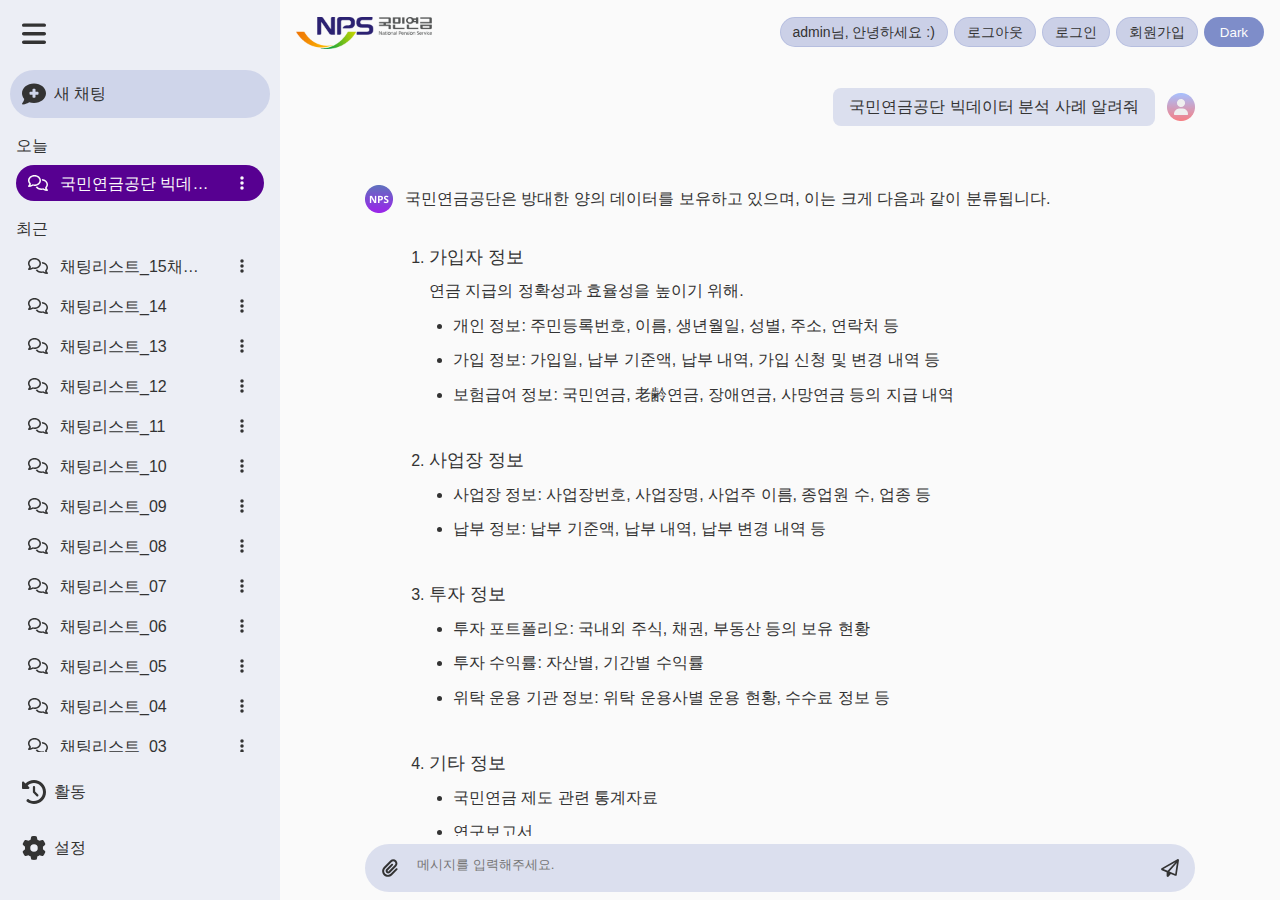
<file: ROOT/main/caht.html>
<!DOCTYPE html>
<html lang="ko">
<head>
  <meta charset="UTF-8">
  <meta name="viewport" content="width=device-width, initial-scale=1.0">
  <title>Generative AI</title>

  <link rel="stylesheet" href="../main/css/reset.css">
  <link rel="stylesheet" href="../main/css/style.css">
  <link rel="stylesheet" href="../main/css/common.css">
  <script type="text/javascript" src="../main/js/index.js" defer></script>
  <script type="text/javascript" src="../main/js/jquery-3.2.1.min.js"></script>
  <link rel="stylesheet" href="https://use.fontawesome.com/releases/v5.15.0/css/all.css">
</head>
<body>
  <main class="side_on flex_row">
    <!-- 1. 메뉴버튼 -->
    <div class="side_nav_menu_bt">
      <a href="#" class="icon_box_48">
        <svg xmlns="http://www.w3.org/2000/svg" viewBox="0 0 448 512"><path d="M0 96C0 78.3 14.3 64 32 64l384 0c17.7 0 32 14.3 32 32s-14.3 32-32 32L32 128C14.3 128 0 113.7 0 96zM0 256c0-17.7 14.3-32 32-32l384 0c17.7 0 32 14.3 32 32s-14.3 32-32 32L32 288c-17.7 0-32-14.3-32-32zM448 416c0 17.7-14.3 32-32 32L32 448c-17.7 0-32-14.3-32-32s14.3-32 32-32l384 0c17.7 0 32 14.3 32 32z"/></svg>
      </a>
    </div>

    <!-- 2. 사이드메뉴 -->
    <div class="side_L_container">
      <div class="side_menu_area flex_column">
        <!-- 2-0. 툴팁 - 사이드메뉴... -->
        <div class="modal_list_tooltip_menu">
          <div class="list_tooltip_menu">
            <ul class="flex_column">
              <li class="bt_box_36">
                <a href="#">
                  <div class="icon_box_28 no_hover">
                    <svg xmlns="http://www.w3.org/2000/svg" viewBox="0 0 384 512"><!--!Font Awesome Free 6.6.0 by @fontawesome - https://fontawesome.com License - https://fontawesome.com/license/free Copyright 2024 Fonticons, Inc.--><path d="M32 32C32 14.3 46.3 0 64 0L320 0c17.7 0 32 14.3 32 32s-14.3 32-32 32l-29.5 0 11.4 148.2c36.7 19.9 65.7 53.2 79.5 94.7l1 3c3.3 9.8 1.6 20.5-4.4 28.8s-15.7 13.3-26 13.3L32 352c-10.3 0-19.9-4.9-26-13.3s-7.7-19.1-4.4-28.8l1-3c13.8-41.5 42.8-74.8 79.5-94.7L93.5 64 64 64C46.3 64 32 49.7 32 32zM160 384l64 0 0 96c0 17.7-14.3 32-32 32s-32-14.3-32-32l0-96z"/></svg>
                  </div>
                  <p>고정</p>
                </a>
              </li>
              <li class="bt_box_36">
                <a href="#">
                  <div class="icon_box_28 no_hover">
                    <svg xmlns="http://www.w3.org/2000/svg" viewBox="0 0 512 512"><!--!Font Awesome Free 6.6.0 by @fontawesome - https://fontawesome.com License - https://fontawesome.com/license/free Copyright 2024 Fonticons, Inc.--><path d="M362.7 19.3L314.3 67.7 444.3 197.7l48.4-48.4c25-25 25-65.5 0-90.5L453.3 19.3c-25-25-65.5-25-90.5 0zm-71 71L58.6 323.5c-10.4 10.4-18 23.3-22.2 37.4L1 481.2C-1.5 489.7 .8 498.8 7 505s15.3 8.5 23.7 6.1l120.3-35.4c14.1-4.2 27-11.8 37.4-22.2L421.7 220.3 291.7 90.3z"/></svg>
                  </div>
                  <p>이름변경</p>
                </a>
              </li>
              <li class="bt_box_36">
                <a href="#">
                  <div class="icon_box_28 no_hover">
                    <svg xmlns="http://www.w3.org/2000/svg" viewBox="0 0 448 512"><!--!Font Awesome Free 6.6.0 by @fontawesome - https://fontawesome.com License - https://fontawesome.com/license/free Copyright 2024 Fonticons, Inc.--><path d="M352 224c53 0 96-43 96-96s-43-96-96-96s-96 43-96 96c0 4 .2 8 .7 11.9l-94.1 47C145.4 170.2 121.9 160 96 160c-53 0-96 43-96 96s43 96 96 96c25.9 0 49.4-10.2 66.6-26.9l94.1 47c-.5 3.9-.7 7.8-.7 11.9c0 53 43 96 96 96s96-43 96-96s-43-96-96-96c-25.9 0-49.4 10.2-66.6 26.9l-94.1-47c.5-3.9 .7-7.8 .7-11.9s-.2-8-.7-11.9l94.1-47C302.6 213.8 326.1 224 352 224z"/></svg>
                  </div>
                  <p>공유</p>
                </a>
              </li>
              <li class="bt_box_36">
                <a href="#">
                  <div class="icon_box_28 no_hover">
                    <svg xmlns="http://www.w3.org/2000/svg" viewBox="0 0 448 512"><!--!Font Awesome Free 6.6.0 by @fontawesome - https://fontawesome.com License - https://fontawesome.com/license/free Copyright 2024 Fonticons, Inc.--><path d="M135.2 17.7C140.6 6.8 151.7 0 163.8 0L284.2 0c12.1 0 23.2 6.8 28.6 17.7L320 32l96 0c17.7 0 32 14.3 32 32s-14.3 32-32 32L32 96C14.3 96 0 81.7 0 64S14.3 32 32 32l96 0 7.2-14.3zM32 128l384 0 0 320c0 35.3-28.7 64-64 64L96 512c-35.3 0-64-28.7-64-64l0-320zm96 64c-8.8 0-16 7.2-16 16l0 224c0 8.8 7.2 16 16 16s16-7.2 16-16l0-224c0-8.8-7.2-16-16-16zm96 0c-8.8 0-16 7.2-16 16l0 224c0 8.8 7.2 16 16 16s16-7.2 16-16l0-224c0-8.8-7.2-16-16-16zm96 0c-8.8 0-16 7.2-16 16l0 224c0 8.8 7.2 16 16 16s16-7.2 16-16l0-224c0-8.8-7.2-16-16-16z"/></svg>
                  </div>
                  <p>삭제</p>
                </a>
              </li>
            </ul>
          </div>
        </div>

        <!-- 2-1. 사이드메뉴_채팅그룹 -->
        <div class="chat_bt_box flex_column">
          <!-- 2-1-1. 사이드메뉴_채팅그룹_새채팅   -->
          <div class="add_newchat_bt_box">
            <a href="./index.html" class="bt_box_48">
              <div class="icon_box_24 no_hover">
                <svg xmlns="http://www.w3.org/2000/svg" viewBox="0 0 512 512"><path d="M256 448c141.4 0 256-93.1 256-208S397.4 32 256 32S0 125.1 0 240c0 45.1 17.7 86.8 47.7 120.9c-1.9 24.5-11.4 46.3-21.4 62.9c-5.5 9.2-11.1 16.6-15.2 21.6c-2.1 2.5-3.7 4.4-4.9 5.7c-.6 .6-1 1.1-1.3 1.4l-.3 .3c0 0 0 0 0 0c0 0 0 0 0 0s0 0 0 0s0 0 0 0c-4.6 4.6-5.9 11.4-3.4 17.4c2.5 6 8.3 9.9 14.8 9.9c28.7 0 57.6-8.9 81.6-19.3c22.9-10 42.4-21.9 54.3-30.6c31.8 11.5 67 17.9 104.1 17.9zM224 160c0-8.8 7.2-16 16-16l32 0c8.8 0 16 7.2 16 16l0 48 48 0c8.8 0 16 7.2 16 16l0 32c0 8.8-7.2 16-16 16l-48 0 0 48c0 8.8-7.2 16-16 16l-32 0c-8.8 0-16-7.2-16-16l0-48-48 0c-8.8 0-16-7.2-16-16l0-32c0-8.8 7.2-16 16-16l48 0 0-48z"/></svg>
              </div>
              <p>새 채팅</p>
            </a>
          </div>

          <!-- 2-1-2. 사이드메뉴_채팅그룹_채팅리스트   -->
          <div class="chat_list_bt_box flex_column">
            <div class="chat_list">
              <h4>오늘</h4>
              <ul class="flex_column">
                <li class="bt_box_36 active">
                  <a href="./caht.html">
                    <div class="icon_box_28 no_hover">
                      <svg xmlns="http://www.w3.org/2000/svg" viewBox="0 0 640 512"><path d="M88.2 309.1c9.8-18.3 6.8-40.8-7.5-55.8C59.4 230.9 48 204 48 176c0-63.5 63.8-128 160-128s160 64.5 160 128s-63.8 128-160 128c-13.1 0-25.8-1.3-37.8-3.6c-10.4-2-21.2-.6-30.7 4.2c-4.1 2.1-8.3 4.1-12.6 6c-16 7.2-32.9 13.5-49.9 18c2.8-4.6 5.4-9.1 7.9-13.6c1.1-1.9 2.2-3.9 3.2-5.9zM208 352c114.9 0 208-78.8 208-176S322.9 0 208 0S0 78.8 0 176c0 41.8 17.2 80.1 45.9 110.3c-.9 1.7-1.9 3.5-2.8 5.1c-10.3 18.4-22.3 36.5-36.6 52.1c-6.6 7-8.3 17.2-4.6 25.9C5.8 378.3 14.4 384 24 384c43 0 86.5-13.3 122.7-29.7c4.8-2.2 9.6-4.5 14.2-6.8c15.1 3 30.9 4.5 47.1 4.5zM432 480c16.2 0 31.9-1.6 47.1-4.5c4.6 2.3 9.4 4.6 14.2 6.8C529.5 498.7 573 512 616 512c9.6 0 18.2-5.7 22-14.5c3.8-8.8 2-19-4.6-25.9c-14.2-15.6-26.2-33.7-36.6-52.1c-.9-1.7-1.9-3.4-2.8-5.1C622.8 384.1 640 345.8 640 304c0-94.4-87.9-171.5-198.2-175.8c4.1 15.2 6.2 31.2 6.2 47.8l0 .6c87.2 6.7 144 67.5 144 127.4c0 28-11.4 54.9-32.7 77.2c-14.3 15-17.3 37.6-7.5 55.8c1.1 2 2.2 4 3.2 5.9c2.5 4.5 5.2 9 7.9 13.6c-17-4.5-33.9-10.7-49.9-18c-4.3-1.9-8.5-3.9-12.6-6c-9.5-4.8-20.3-6.2-30.7-4.2c-12.1 2.4-24.8 3.6-37.8 3.6c-61.7 0-110-26.5-136.8-62.3c-16 5.4-32.8 9.4-50 11.8C279 439.8 350 480 432 480z"/></svg>
                    </div>
                    <p>국민연금공단 빅데이터 분석 사례</p>
                  </a>
                  <button href="#" class="icon_box_28">
                    <svg xmlns="http://www.w3.org/2000/svg" viewBox="0 0 128 512"><path d="M64 360a56 56 0 1 0 0 112 56 56 0 1 0 0-112zm0-160a56 56 0 1 0 0 112 56 56 0 1 0 0-112zM120 96A56 56 0 1 0 8 96a56 56 0 1 0 112 0z"/></svg>
                  </button>
                </li>
              </ul>
            </div>

            <div class="chat_list">
              <h4>최근</h4>
              <ul class="flex_column">
                <li class="bt_box_36">
                  <a href="#">
                    <div class="icon_box_28 no_hover">
                      <svg xmlns="http://www.w3.org/2000/svg" viewBox="0 0 640 512"><path d="M88.2 309.1c9.8-18.3 6.8-40.8-7.5-55.8C59.4 230.9 48 204 48 176c0-63.5 63.8-128 160-128s160 64.5 160 128s-63.8 128-160 128c-13.1 0-25.8-1.3-37.8-3.6c-10.4-2-21.2-.6-30.7 4.2c-4.1 2.1-8.3 4.1-12.6 6c-16 7.2-32.9 13.5-49.9 18c2.8-4.6 5.4-9.1 7.9-13.6c1.1-1.9 2.2-3.9 3.2-5.9zM208 352c114.9 0 208-78.8 208-176S322.9 0 208 0S0 78.8 0 176c0 41.8 17.2 80.1 45.9 110.3c-.9 1.7-1.9 3.5-2.8 5.1c-10.3 18.4-22.3 36.5-36.6 52.1c-6.6 7-8.3 17.2-4.6 25.9C5.8 378.3 14.4 384 24 384c43 0 86.5-13.3 122.7-29.7c4.8-2.2 9.6-4.5 14.2-6.8c15.1 3 30.9 4.5 47.1 4.5zM432 480c16.2 0 31.9-1.6 47.1-4.5c4.6 2.3 9.4 4.6 14.2 6.8C529.5 498.7 573 512 616 512c9.6 0 18.2-5.7 22-14.5c3.8-8.8 2-19-4.6-25.9c-14.2-15.6-26.2-33.7-36.6-52.1c-.9-1.7-1.9-3.4-2.8-5.1C622.8 384.1 640 345.8 640 304c0-94.4-87.9-171.5-198.2-175.8c4.1 15.2 6.2 31.2 6.2 47.8l0 .6c87.2 6.7 144 67.5 144 127.4c0 28-11.4 54.9-32.7 77.2c-14.3 15-17.3 37.6-7.5 55.8c1.1 2 2.2 4 3.2 5.9c2.5 4.5 5.2 9 7.9 13.6c-17-4.5-33.9-10.7-49.9-18c-4.3-1.9-8.5-3.9-12.6-6c-9.5-4.8-20.3-6.2-30.7-4.2c-12.1 2.4-24.8 3.6-37.8 3.6c-61.7 0-110-26.5-136.8-62.3c-16 5.4-32.8 9.4-50 11.8C279 439.8 350 480 432 480z"/></svg>
                    </div>
                    <p>채팅리스트_15채팅리스트_15</p>
                  </a>
                  <button href="#" class="icon_box_28">
                    <svg xmlns="http://www.w3.org/2000/svg" viewBox="0 0 128 512"><path d="M64 360a56 56 0 1 0 0 112 56 56 0 1 0 0-112zm0-160a56 56 0 1 0 0 112 56 56 0 1 0 0-112zM120 96A56 56 0 1 0 8 96a56 56 0 1 0 112 0z"/></svg>
                  </button>
                </li>
                <li class="bt_box_36">
                  <a href="#">
                    <div class="icon_box_28 no_hover">
                      <svg xmlns="http://www.w3.org/2000/svg" viewBox="0 0 640 512"><path d="M88.2 309.1c9.8-18.3 6.8-40.8-7.5-55.8C59.4 230.9 48 204 48 176c0-63.5 63.8-128 160-128s160 64.5 160 128s-63.8 128-160 128c-13.1 0-25.8-1.3-37.8-3.6c-10.4-2-21.2-.6-30.7 4.2c-4.1 2.1-8.3 4.1-12.6 6c-16 7.2-32.9 13.5-49.9 18c2.8-4.6 5.4-9.1 7.9-13.6c1.1-1.9 2.2-3.9 3.2-5.9zM208 352c114.9 0 208-78.8 208-176S322.9 0 208 0S0 78.8 0 176c0 41.8 17.2 80.1 45.9 110.3c-.9 1.7-1.9 3.5-2.8 5.1c-10.3 18.4-22.3 36.5-36.6 52.1c-6.6 7-8.3 17.2-4.6 25.9C5.8 378.3 14.4 384 24 384c43 0 86.5-13.3 122.7-29.7c4.8-2.2 9.6-4.5 14.2-6.8c15.1 3 30.9 4.5 47.1 4.5zM432 480c16.2 0 31.9-1.6 47.1-4.5c4.6 2.3 9.4 4.6 14.2 6.8C529.5 498.7 573 512 616 512c9.6 0 18.2-5.7 22-14.5c3.8-8.8 2-19-4.6-25.9c-14.2-15.6-26.2-33.7-36.6-52.1c-.9-1.7-1.9-3.4-2.8-5.1C622.8 384.1 640 345.8 640 304c0-94.4-87.9-171.5-198.2-175.8c4.1 15.2 6.2 31.2 6.2 47.8l0 .6c87.2 6.7 144 67.5 144 127.4c0 28-11.4 54.9-32.7 77.2c-14.3 15-17.3 37.6-7.5 55.8c1.1 2 2.2 4 3.2 5.9c2.5 4.5 5.2 9 7.9 13.6c-17-4.5-33.9-10.7-49.9-18c-4.3-1.9-8.5-3.9-12.6-6c-9.5-4.8-20.3-6.2-30.7-4.2c-12.1 2.4-24.8 3.6-37.8 3.6c-61.7 0-110-26.5-136.8-62.3c-16 5.4-32.8 9.4-50 11.8C279 439.8 350 480 432 480z"/></svg>
                    </div>
                    <p>채팅리스트_14</p>
                  </a>
                  <button href="#" class="icon_box_28">
                    <svg xmlns="http://www.w3.org/2000/svg" viewBox="0 0 128 512"><path d="M64 360a56 56 0 1 0 0 112 56 56 0 1 0 0-112zm0-160a56 56 0 1 0 0 112 56 56 0 1 0 0-112zM120 96A56 56 0 1 0 8 96a56 56 0 1 0 112 0z"/></svg>
                  </button>
                </li>
                <li class="bt_box_36">
                  <a href="#">
                    <div class="icon_box_28 no_hover">
                      <svg xmlns="http://www.w3.org/2000/svg" viewBox="0 0 640 512"><path d="M88.2 309.1c9.8-18.3 6.8-40.8-7.5-55.8C59.4 230.9 48 204 48 176c0-63.5 63.8-128 160-128s160 64.5 160 128s-63.8 128-160 128c-13.1 0-25.8-1.3-37.8-3.6c-10.4-2-21.2-.6-30.7 4.2c-4.1 2.1-8.3 4.1-12.6 6c-16 7.2-32.9 13.5-49.9 18c2.8-4.6 5.4-9.1 7.9-13.6c1.1-1.9 2.2-3.9 3.2-5.9zM208 352c114.9 0 208-78.8 208-176S322.9 0 208 0S0 78.8 0 176c0 41.8 17.2 80.1 45.9 110.3c-.9 1.7-1.9 3.5-2.8 5.1c-10.3 18.4-22.3 36.5-36.6 52.1c-6.6 7-8.3 17.2-4.6 25.9C5.8 378.3 14.4 384 24 384c43 0 86.5-13.3 122.7-29.7c4.8-2.2 9.6-4.5 14.2-6.8c15.1 3 30.9 4.5 47.1 4.5zM432 480c16.2 0 31.9-1.6 47.1-4.5c4.6 2.3 9.4 4.6 14.2 6.8C529.5 498.7 573 512 616 512c9.6 0 18.2-5.7 22-14.5c3.8-8.8 2-19-4.6-25.9c-14.2-15.6-26.2-33.7-36.6-52.1c-.9-1.7-1.9-3.4-2.8-5.1C622.8 384.1 640 345.8 640 304c0-94.4-87.9-171.5-198.2-175.8c4.1 15.2 6.2 31.2 6.2 47.8l0 .6c87.2 6.7 144 67.5 144 127.4c0 28-11.4 54.9-32.7 77.2c-14.3 15-17.3 37.6-7.5 55.8c1.1 2 2.2 4 3.2 5.9c2.5 4.5 5.2 9 7.9 13.6c-17-4.5-33.9-10.7-49.9-18c-4.3-1.9-8.5-3.9-12.6-6c-9.5-4.8-20.3-6.2-30.7-4.2c-12.1 2.4-24.8 3.6-37.8 3.6c-61.7 0-110-26.5-136.8-62.3c-16 5.4-32.8 9.4-50 11.8C279 439.8 350 480 432 480z"/></svg>
                    </div>
                    <p>채팅리스트_13</p>
                  </a>
                  <button href="#" class="icon_box_28">
                    <svg xmlns="http://www.w3.org/2000/svg" viewBox="0 0 128 512"><path d="M64 360a56 56 0 1 0 0 112 56 56 0 1 0 0-112zm0-160a56 56 0 1 0 0 112 56 56 0 1 0 0-112zM120 96A56 56 0 1 0 8 96a56 56 0 1 0 112 0z"/></svg>
                  </button>
                </li>
                <li class="bt_box_36">
                  <a href="#">
                    <div class="icon_box_28 no_hover">
                      <svg xmlns="http://www.w3.org/2000/svg" viewBox="0 0 640 512"><path d="M88.2 309.1c9.8-18.3 6.8-40.8-7.5-55.8C59.4 230.9 48 204 48 176c0-63.5 63.8-128 160-128s160 64.5 160 128s-63.8 128-160 128c-13.1 0-25.8-1.3-37.8-3.6c-10.4-2-21.2-.6-30.7 4.2c-4.1 2.1-8.3 4.1-12.6 6c-16 7.2-32.9 13.5-49.9 18c2.8-4.6 5.4-9.1 7.9-13.6c1.1-1.9 2.2-3.9 3.2-5.9zM208 352c114.9 0 208-78.8 208-176S322.9 0 208 0S0 78.8 0 176c0 41.8 17.2 80.1 45.9 110.3c-.9 1.7-1.9 3.5-2.8 5.1c-10.3 18.4-22.3 36.5-36.6 52.1c-6.6 7-8.3 17.2-4.6 25.9C5.8 378.3 14.4 384 24 384c43 0 86.5-13.3 122.7-29.7c4.8-2.2 9.6-4.5 14.2-6.8c15.1 3 30.9 4.5 47.1 4.5zM432 480c16.2 0 31.9-1.6 47.1-4.5c4.6 2.3 9.4 4.6 14.2 6.8C529.5 498.7 573 512 616 512c9.6 0 18.2-5.7 22-14.5c3.8-8.8 2-19-4.6-25.9c-14.2-15.6-26.2-33.7-36.6-52.1c-.9-1.7-1.9-3.4-2.8-5.1C622.8 384.1 640 345.8 640 304c0-94.4-87.9-171.5-198.2-175.8c4.1 15.2 6.2 31.2 6.2 47.8l0 .6c87.2 6.7 144 67.5 144 127.4c0 28-11.4 54.9-32.7 77.2c-14.3 15-17.3 37.6-7.5 55.8c1.1 2 2.2 4 3.2 5.9c2.5 4.5 5.2 9 7.9 13.6c-17-4.5-33.9-10.7-49.9-18c-4.3-1.9-8.5-3.9-12.6-6c-9.5-4.8-20.3-6.2-30.7-4.2c-12.1 2.4-24.8 3.6-37.8 3.6c-61.7 0-110-26.5-136.8-62.3c-16 5.4-32.8 9.4-50 11.8C279 439.8 350 480 432 480z"/></svg>
                    </div>
                    <p>채팅리스트_12</p>
                  </a>
                  <button href="#" class="icon_box_28">
                    <svg xmlns="http://www.w3.org/2000/svg" viewBox="0 0 128 512"><path d="M64 360a56 56 0 1 0 0 112 56 56 0 1 0 0-112zm0-160a56 56 0 1 0 0 112 56 56 0 1 0 0-112zM120 96A56 56 0 1 0 8 96a56 56 0 1 0 112 0z"/></svg>
                  </button>
                </li>
                <li class="bt_box_36">
                  <a href="#">
                    <div class="icon_box_28 no_hover">
                      <svg xmlns="http://www.w3.org/2000/svg" viewBox="0 0 640 512"><path d="M88.2 309.1c9.8-18.3 6.8-40.8-7.5-55.8C59.4 230.9 48 204 48 176c0-63.5 63.8-128 160-128s160 64.5 160 128s-63.8 128-160 128c-13.1 0-25.8-1.3-37.8-3.6c-10.4-2-21.2-.6-30.7 4.2c-4.1 2.1-8.3 4.1-12.6 6c-16 7.2-32.9 13.5-49.9 18c2.8-4.6 5.4-9.1 7.9-13.6c1.1-1.9 2.2-3.9 3.2-5.9zM208 352c114.9 0 208-78.8 208-176S322.9 0 208 0S0 78.8 0 176c0 41.8 17.2 80.1 45.9 110.3c-.9 1.7-1.9 3.5-2.8 5.1c-10.3 18.4-22.3 36.5-36.6 52.1c-6.6 7-8.3 17.2-4.6 25.9C5.8 378.3 14.4 384 24 384c43 0 86.5-13.3 122.7-29.7c4.8-2.2 9.6-4.5 14.2-6.8c15.1 3 30.9 4.5 47.1 4.5zM432 480c16.2 0 31.9-1.6 47.1-4.5c4.6 2.3 9.4 4.6 14.2 6.8C529.5 498.7 573 512 616 512c9.6 0 18.2-5.7 22-14.5c3.8-8.8 2-19-4.6-25.9c-14.2-15.6-26.2-33.7-36.6-52.1c-.9-1.7-1.9-3.4-2.8-5.1C622.8 384.1 640 345.8 640 304c0-94.4-87.9-171.5-198.2-175.8c4.1 15.2 6.2 31.2 6.2 47.8l0 .6c87.2 6.7 144 67.5 144 127.4c0 28-11.4 54.9-32.7 77.2c-14.3 15-17.3 37.6-7.5 55.8c1.1 2 2.2 4 3.2 5.9c2.5 4.5 5.2 9 7.9 13.6c-17-4.5-33.9-10.7-49.9-18c-4.3-1.9-8.5-3.9-12.6-6c-9.5-4.8-20.3-6.2-30.7-4.2c-12.1 2.4-24.8 3.6-37.8 3.6c-61.7 0-110-26.5-136.8-62.3c-16 5.4-32.8 9.4-50 11.8C279 439.8 350 480 432 480z"/></svg>
                    </div>
                    <p>채팅리스트_11</p>
                  </a>
                  <button href="#" class="icon_box_28">
                    <svg xmlns="http://www.w3.org/2000/svg" viewBox="0 0 128 512"><path d="M64 360a56 56 0 1 0 0 112 56 56 0 1 0 0-112zm0-160a56 56 0 1 0 0 112 56 56 0 1 0 0-112zM120 96A56 56 0 1 0 8 96a56 56 0 1 0 112 0z"/></svg>
                  </button>
                </li>
                <li class="bt_box_36">
                  <a href="#">
                    <div class="icon_box_28 no_hover">
                      <svg xmlns="http://www.w3.org/2000/svg" viewBox="0 0 640 512"><path d="M88.2 309.1c9.8-18.3 6.8-40.8-7.5-55.8C59.4 230.9 48 204 48 176c0-63.5 63.8-128 160-128s160 64.5 160 128s-63.8 128-160 128c-13.1 0-25.8-1.3-37.8-3.6c-10.4-2-21.2-.6-30.7 4.2c-4.1 2.1-8.3 4.1-12.6 6c-16 7.2-32.9 13.5-49.9 18c2.8-4.6 5.4-9.1 7.9-13.6c1.1-1.9 2.2-3.9 3.2-5.9zM208 352c114.9 0 208-78.8 208-176S322.9 0 208 0S0 78.8 0 176c0 41.8 17.2 80.1 45.9 110.3c-.9 1.7-1.9 3.5-2.8 5.1c-10.3 18.4-22.3 36.5-36.6 52.1c-6.6 7-8.3 17.2-4.6 25.9C5.8 378.3 14.4 384 24 384c43 0 86.5-13.3 122.7-29.7c4.8-2.2 9.6-4.5 14.2-6.8c15.1 3 30.9 4.5 47.1 4.5zM432 480c16.2 0 31.9-1.6 47.1-4.5c4.6 2.3 9.4 4.6 14.2 6.8C529.5 498.7 573 512 616 512c9.6 0 18.2-5.7 22-14.5c3.8-8.8 2-19-4.6-25.9c-14.2-15.6-26.2-33.7-36.6-52.1c-.9-1.7-1.9-3.4-2.8-5.1C622.8 384.1 640 345.8 640 304c0-94.4-87.9-171.5-198.2-175.8c4.1 15.2 6.2 31.2 6.2 47.8l0 .6c87.2 6.7 144 67.5 144 127.4c0 28-11.4 54.9-32.7 77.2c-14.3 15-17.3 37.6-7.5 55.8c1.1 2 2.2 4 3.2 5.9c2.5 4.5 5.2 9 7.9 13.6c-17-4.5-33.9-10.7-49.9-18c-4.3-1.9-8.5-3.9-12.6-6c-9.5-4.8-20.3-6.2-30.7-4.2c-12.1 2.4-24.8 3.6-37.8 3.6c-61.7 0-110-26.5-136.8-62.3c-16 5.4-32.8 9.4-50 11.8C279 439.8 350 480 432 480z"/></svg>
                    </div>
                    <p>채팅리스트_10</p>
                  </a>
                  <button href="#" class="icon_box_28">
                    <svg xmlns="http://www.w3.org/2000/svg" viewBox="0 0 128 512"><path d="M64 360a56 56 0 1 0 0 112 56 56 0 1 0 0-112zm0-160a56 56 0 1 0 0 112 56 56 0 1 0 0-112zM120 96A56 56 0 1 0 8 96a56 56 0 1 0 112 0z"/></svg>
                  </button>
                </li>
                <li class="bt_box_36">
                  <a href="#">
                    <div class="icon_box_28 no_hover">
                      <svg xmlns="http://www.w3.org/2000/svg" viewBox="0 0 640 512"><path d="M88.2 309.1c9.8-18.3 6.8-40.8-7.5-55.8C59.4 230.9 48 204 48 176c0-63.5 63.8-128 160-128s160 64.5 160 128s-63.8 128-160 128c-13.1 0-25.8-1.3-37.8-3.6c-10.4-2-21.2-.6-30.7 4.2c-4.1 2.1-8.3 4.1-12.6 6c-16 7.2-32.9 13.5-49.9 18c2.8-4.6 5.4-9.1 7.9-13.6c1.1-1.9 2.2-3.9 3.2-5.9zM208 352c114.9 0 208-78.8 208-176S322.9 0 208 0S0 78.8 0 176c0 41.8 17.2 80.1 45.9 110.3c-.9 1.7-1.9 3.5-2.8 5.1c-10.3 18.4-22.3 36.5-36.6 52.1c-6.6 7-8.3 17.2-4.6 25.9C5.8 378.3 14.4 384 24 384c43 0 86.5-13.3 122.7-29.7c4.8-2.2 9.6-4.5 14.2-6.8c15.1 3 30.9 4.5 47.1 4.5zM432 480c16.2 0 31.9-1.6 47.1-4.5c4.6 2.3 9.4 4.6 14.2 6.8C529.5 498.7 573 512 616 512c9.6 0 18.2-5.7 22-14.5c3.8-8.8 2-19-4.6-25.9c-14.2-15.6-26.2-33.7-36.6-52.1c-.9-1.7-1.9-3.4-2.8-5.1C622.8 384.1 640 345.8 640 304c0-94.4-87.9-171.5-198.2-175.8c4.1 15.2 6.2 31.2 6.2 47.8l0 .6c87.2 6.7 144 67.5 144 127.4c0 28-11.4 54.9-32.7 77.2c-14.3 15-17.3 37.6-7.5 55.8c1.1 2 2.2 4 3.2 5.9c2.5 4.5 5.2 9 7.9 13.6c-17-4.5-33.9-10.7-49.9-18c-4.3-1.9-8.5-3.9-12.6-6c-9.5-4.8-20.3-6.2-30.7-4.2c-12.1 2.4-24.8 3.6-37.8 3.6c-61.7 0-110-26.5-136.8-62.3c-16 5.4-32.8 9.4-50 11.8C279 439.8 350 480 432 480z"/></svg>
                    </div>
                    <p>채팅리스트_09</p>
                  </a>
                  <button href="#" class="icon_box_28">
                    <svg xmlns="http://www.w3.org/2000/svg" viewBox="0 0 128 512"><path d="M64 360a56 56 0 1 0 0 112 56 56 0 1 0 0-112zm0-160a56 56 0 1 0 0 112 56 56 0 1 0 0-112zM120 96A56 56 0 1 0 8 96a56 56 0 1 0 112 0z"/></svg>
                  </button>
                </li>
                <li class="bt_box_36">
                  <a href="#">
                    <div class="icon_box_28 no_hover">
                      <svg xmlns="http://www.w3.org/2000/svg" viewBox="0 0 640 512"><path d="M88.2 309.1c9.8-18.3 6.8-40.8-7.5-55.8C59.4 230.9 48 204 48 176c0-63.5 63.8-128 160-128s160 64.5 160 128s-63.8 128-160 128c-13.1 0-25.8-1.3-37.8-3.6c-10.4-2-21.2-.6-30.7 4.2c-4.1 2.1-8.3 4.1-12.6 6c-16 7.2-32.9 13.5-49.9 18c2.8-4.6 5.4-9.1 7.9-13.6c1.1-1.9 2.2-3.9 3.2-5.9zM208 352c114.9 0 208-78.8 208-176S322.9 0 208 0S0 78.8 0 176c0 41.8 17.2 80.1 45.9 110.3c-.9 1.7-1.9 3.5-2.8 5.1c-10.3 18.4-22.3 36.5-36.6 52.1c-6.6 7-8.3 17.2-4.6 25.9C5.8 378.3 14.4 384 24 384c43 0 86.5-13.3 122.7-29.7c4.8-2.2 9.6-4.5 14.2-6.8c15.1 3 30.9 4.5 47.1 4.5zM432 480c16.2 0 31.9-1.6 47.1-4.5c4.6 2.3 9.4 4.6 14.2 6.8C529.5 498.7 573 512 616 512c9.6 0 18.2-5.7 22-14.5c3.8-8.8 2-19-4.6-25.9c-14.2-15.6-26.2-33.7-36.6-52.1c-.9-1.7-1.9-3.4-2.8-5.1C622.8 384.1 640 345.8 640 304c0-94.4-87.9-171.5-198.2-175.8c4.1 15.2 6.2 31.2 6.2 47.8l0 .6c87.2 6.7 144 67.5 144 127.4c0 28-11.4 54.9-32.7 77.2c-14.3 15-17.3 37.6-7.5 55.8c1.1 2 2.2 4 3.2 5.9c2.5 4.5 5.2 9 7.9 13.6c-17-4.5-33.9-10.7-49.9-18c-4.3-1.9-8.5-3.9-12.6-6c-9.5-4.8-20.3-6.2-30.7-4.2c-12.1 2.4-24.8 3.6-37.8 3.6c-61.7 0-110-26.5-136.8-62.3c-16 5.4-32.8 9.4-50 11.8C279 439.8 350 480 432 480z"/></svg>
                    </div>
                    <p>채팅리스트_08</p>
                  </a>
                  <button href="#" class="icon_box_28">
                    <svg xmlns="http://www.w3.org/2000/svg" viewBox="0 0 128 512"><path d="M64 360a56 56 0 1 0 0 112 56 56 0 1 0 0-112zm0-160a56 56 0 1 0 0 112 56 56 0 1 0 0-112zM120 96A56 56 0 1 0 8 96a56 56 0 1 0 112 0z"/></svg>
                  </button>
                </li>
                <li class="bt_box_36">
                  <a href="#">
                    <div class="icon_box_28 no_hover">
                      <svg xmlns="http://www.w3.org/2000/svg" viewBox="0 0 640 512"><path d="M88.2 309.1c9.8-18.3 6.8-40.8-7.5-55.8C59.4 230.9 48 204 48 176c0-63.5 63.8-128 160-128s160 64.5 160 128s-63.8 128-160 128c-13.1 0-25.8-1.3-37.8-3.6c-10.4-2-21.2-.6-30.7 4.2c-4.1 2.1-8.3 4.1-12.6 6c-16 7.2-32.9 13.5-49.9 18c2.8-4.6 5.4-9.1 7.9-13.6c1.1-1.9 2.2-3.9 3.2-5.9zM208 352c114.9 0 208-78.8 208-176S322.9 0 208 0S0 78.8 0 176c0 41.8 17.2 80.1 45.9 110.3c-.9 1.7-1.9 3.5-2.8 5.1c-10.3 18.4-22.3 36.5-36.6 52.1c-6.6 7-8.3 17.2-4.6 25.9C5.8 378.3 14.4 384 24 384c43 0 86.5-13.3 122.7-29.7c4.8-2.2 9.6-4.5 14.2-6.8c15.1 3 30.9 4.5 47.1 4.5zM432 480c16.2 0 31.9-1.6 47.1-4.5c4.6 2.3 9.4 4.6 14.2 6.8C529.5 498.7 573 512 616 512c9.6 0 18.2-5.7 22-14.5c3.8-8.8 2-19-4.6-25.9c-14.2-15.6-26.2-33.7-36.6-52.1c-.9-1.7-1.9-3.4-2.8-5.1C622.8 384.1 640 345.8 640 304c0-94.4-87.9-171.5-198.2-175.8c4.1 15.2 6.2 31.2 6.2 47.8l0 .6c87.2 6.7 144 67.5 144 127.4c0 28-11.4 54.9-32.7 77.2c-14.3 15-17.3 37.6-7.5 55.8c1.1 2 2.2 4 3.2 5.9c2.5 4.5 5.2 9 7.9 13.6c-17-4.5-33.9-10.7-49.9-18c-4.3-1.9-8.5-3.9-12.6-6c-9.5-4.8-20.3-6.2-30.7-4.2c-12.1 2.4-24.8 3.6-37.8 3.6c-61.7 0-110-26.5-136.8-62.3c-16 5.4-32.8 9.4-50 11.8C279 439.8 350 480 432 480z"/></svg>
                    </div>
                    <p>채팅리스트_07</p>
                  </a>
                  <button href="#" class="icon_box_28">
                    <svg xmlns="http://www.w3.org/2000/svg" viewBox="0 0 128 512"><path d="M64 360a56 56 0 1 0 0 112 56 56 0 1 0 0-112zm0-160a56 56 0 1 0 0 112 56 56 0 1 0 0-112zM120 96A56 56 0 1 0 8 96a56 56 0 1 0 112 0z"/></svg>
                  </button>
                </li>
                <li class="bt_box_36">
                  <a href="#">
                    <div class="icon_box_28 no_hover">
                      <svg xmlns="http://www.w3.org/2000/svg" viewBox="0 0 640 512"><path d="M88.2 309.1c9.8-18.3 6.8-40.8-7.5-55.8C59.4 230.9 48 204 48 176c0-63.5 63.8-128 160-128s160 64.5 160 128s-63.8 128-160 128c-13.1 0-25.8-1.3-37.8-3.6c-10.4-2-21.2-.6-30.7 4.2c-4.1 2.1-8.3 4.1-12.6 6c-16 7.2-32.9 13.5-49.9 18c2.8-4.6 5.4-9.1 7.9-13.6c1.1-1.9 2.2-3.9 3.2-5.9zM208 352c114.9 0 208-78.8 208-176S322.9 0 208 0S0 78.8 0 176c0 41.8 17.2 80.1 45.9 110.3c-.9 1.7-1.9 3.5-2.8 5.1c-10.3 18.4-22.3 36.5-36.6 52.1c-6.6 7-8.3 17.2-4.6 25.9C5.8 378.3 14.4 384 24 384c43 0 86.5-13.3 122.7-29.7c4.8-2.2 9.6-4.5 14.2-6.8c15.1 3 30.9 4.5 47.1 4.5zM432 480c16.2 0 31.9-1.6 47.1-4.5c4.6 2.3 9.4 4.6 14.2 6.8C529.5 498.7 573 512 616 512c9.6 0 18.2-5.7 22-14.5c3.8-8.8 2-19-4.6-25.9c-14.2-15.6-26.2-33.7-36.6-52.1c-.9-1.7-1.9-3.4-2.8-5.1C622.8 384.1 640 345.8 640 304c0-94.4-87.9-171.5-198.2-175.8c4.1 15.2 6.2 31.2 6.2 47.8l0 .6c87.2 6.7 144 67.5 144 127.4c0 28-11.4 54.9-32.7 77.2c-14.3 15-17.3 37.6-7.5 55.8c1.1 2 2.2 4 3.2 5.9c2.5 4.5 5.2 9 7.9 13.6c-17-4.5-33.9-10.7-49.9-18c-4.3-1.9-8.5-3.9-12.6-6c-9.5-4.8-20.3-6.2-30.7-4.2c-12.1 2.4-24.8 3.6-37.8 3.6c-61.7 0-110-26.5-136.8-62.3c-16 5.4-32.8 9.4-50 11.8C279 439.8 350 480 432 480z"/></svg>
                    </div>
                    <p>채팅리스트_06</p>
                  </a>
                  <button href="#" class="icon_box_28">
                    <svg xmlns="http://www.w3.org/2000/svg" viewBox="0 0 128 512"><path d="M64 360a56 56 0 1 0 0 112 56 56 0 1 0 0-112zm0-160a56 56 0 1 0 0 112 56 56 0 1 0 0-112zM120 96A56 56 0 1 0 8 96a56 56 0 1 0 112 0z"/></svg>
                  </button>
                </li>
                <li class="bt_box_36">
                  <a href="#">
                    <div class="icon_box_28 no_hover">
                      <svg xmlns="http://www.w3.org/2000/svg" viewBox="0 0 640 512"><path d="M88.2 309.1c9.8-18.3 6.8-40.8-7.5-55.8C59.4 230.9 48 204 48 176c0-63.5 63.8-128 160-128s160 64.5 160 128s-63.8 128-160 128c-13.1 0-25.8-1.3-37.8-3.6c-10.4-2-21.2-.6-30.7 4.2c-4.1 2.1-8.3 4.1-12.6 6c-16 7.2-32.9 13.5-49.9 18c2.8-4.6 5.4-9.1 7.9-13.6c1.1-1.9 2.2-3.9 3.2-5.9zM208 352c114.9 0 208-78.8 208-176S322.9 0 208 0S0 78.8 0 176c0 41.8 17.2 80.1 45.9 110.3c-.9 1.7-1.9 3.5-2.8 5.1c-10.3 18.4-22.3 36.5-36.6 52.1c-6.6 7-8.3 17.2-4.6 25.9C5.8 378.3 14.4 384 24 384c43 0 86.5-13.3 122.7-29.7c4.8-2.2 9.6-4.5 14.2-6.8c15.1 3 30.9 4.5 47.1 4.5zM432 480c16.2 0 31.9-1.6 47.1-4.5c4.6 2.3 9.4 4.6 14.2 6.8C529.5 498.7 573 512 616 512c9.6 0 18.2-5.7 22-14.5c3.8-8.8 2-19-4.6-25.9c-14.2-15.6-26.2-33.7-36.6-52.1c-.9-1.7-1.9-3.4-2.8-5.1C622.8 384.1 640 345.8 640 304c0-94.4-87.9-171.5-198.2-175.8c4.1 15.2 6.2 31.2 6.2 47.8l0 .6c87.2 6.7 144 67.5 144 127.4c0 28-11.4 54.9-32.7 77.2c-14.3 15-17.3 37.6-7.5 55.8c1.1 2 2.2 4 3.2 5.9c2.5 4.5 5.2 9 7.9 13.6c-17-4.5-33.9-10.7-49.9-18c-4.3-1.9-8.5-3.9-12.6-6c-9.5-4.8-20.3-6.2-30.7-4.2c-12.1 2.4-24.8 3.6-37.8 3.6c-61.7 0-110-26.5-136.8-62.3c-16 5.4-32.8 9.4-50 11.8C279 439.8 350 480 432 480z"/></svg>
                    </div>
                    <p>채팅리스트_05</p>
                  </a>
                  <button href="#" class="icon_box_28">
                    <svg xmlns="http://www.w3.org/2000/svg" viewBox="0 0 128 512"><path d="M64 360a56 56 0 1 0 0 112 56 56 0 1 0 0-112zm0-160a56 56 0 1 0 0 112 56 56 0 1 0 0-112zM120 96A56 56 0 1 0 8 96a56 56 0 1 0 112 0z"/></svg>
                  </button>
                </li>
                <li class="bt_box_36">
                  <a href="#">
                    <div class="icon_box_28 no_hover">
                      <svg xmlns="http://www.w3.org/2000/svg" viewBox="0 0 640 512"><path d="M88.2 309.1c9.8-18.3 6.8-40.8-7.5-55.8C59.4 230.9 48 204 48 176c0-63.5 63.8-128 160-128s160 64.5 160 128s-63.8 128-160 128c-13.1 0-25.8-1.3-37.8-3.6c-10.4-2-21.2-.6-30.7 4.2c-4.1 2.1-8.3 4.1-12.6 6c-16 7.2-32.9 13.5-49.9 18c2.8-4.6 5.4-9.1 7.9-13.6c1.1-1.9 2.2-3.9 3.2-5.9zM208 352c114.9 0 208-78.8 208-176S322.9 0 208 0S0 78.8 0 176c0 41.8 17.2 80.1 45.9 110.3c-.9 1.7-1.9 3.5-2.8 5.1c-10.3 18.4-22.3 36.5-36.6 52.1c-6.6 7-8.3 17.2-4.6 25.9C5.8 378.3 14.4 384 24 384c43 0 86.5-13.3 122.7-29.7c4.8-2.2 9.6-4.5 14.2-6.8c15.1 3 30.9 4.5 47.1 4.5zM432 480c16.2 0 31.9-1.6 47.1-4.5c4.6 2.3 9.4 4.6 14.2 6.8C529.5 498.7 573 512 616 512c9.6 0 18.2-5.7 22-14.5c3.8-8.8 2-19-4.6-25.9c-14.2-15.6-26.2-33.7-36.6-52.1c-.9-1.7-1.9-3.4-2.8-5.1C622.8 384.1 640 345.8 640 304c0-94.4-87.9-171.5-198.2-175.8c4.1 15.2 6.2 31.2 6.2 47.8l0 .6c87.2 6.7 144 67.5 144 127.4c0 28-11.4 54.9-32.7 77.2c-14.3 15-17.3 37.6-7.5 55.8c1.1 2 2.2 4 3.2 5.9c2.5 4.5 5.2 9 7.9 13.6c-17-4.5-33.9-10.7-49.9-18c-4.3-1.9-8.5-3.9-12.6-6c-9.5-4.8-20.3-6.2-30.7-4.2c-12.1 2.4-24.8 3.6-37.8 3.6c-61.7 0-110-26.5-136.8-62.3c-16 5.4-32.8 9.4-50 11.8C279 439.8 350 480 432 480z"/></svg>
                    </div>
                    <p>채팅리스트_04</p>
                  </a>
                  <button href="#" class="icon_box_28">
                    <svg xmlns="http://www.w3.org/2000/svg" viewBox="0 0 128 512"><path d="M64 360a56 56 0 1 0 0 112 56 56 0 1 0 0-112zm0-160a56 56 0 1 0 0 112 56 56 0 1 0 0-112zM120 96A56 56 0 1 0 8 96a56 56 0 1 0 112 0z"/></svg>
                  </button>
                </li>
                <li class="bt_box_36">
                  <a href="#">
                    <div class="icon_box_28 no_hover">
                      <svg xmlns="http://www.w3.org/2000/svg" viewBox="0 0 640 512"><path d="M88.2 309.1c9.8-18.3 6.8-40.8-7.5-55.8C59.4 230.9 48 204 48 176c0-63.5 63.8-128 160-128s160 64.5 160 128s-63.8 128-160 128c-13.1 0-25.8-1.3-37.8-3.6c-10.4-2-21.2-.6-30.7 4.2c-4.1 2.1-8.3 4.1-12.6 6c-16 7.2-32.9 13.5-49.9 18c2.8-4.6 5.4-9.1 7.9-13.6c1.1-1.9 2.2-3.9 3.2-5.9zM208 352c114.9 0 208-78.8 208-176S322.9 0 208 0S0 78.8 0 176c0 41.8 17.2 80.1 45.9 110.3c-.9 1.7-1.9 3.5-2.8 5.1c-10.3 18.4-22.3 36.5-36.6 52.1c-6.6 7-8.3 17.2-4.6 25.9C5.8 378.3 14.4 384 24 384c43 0 86.5-13.3 122.7-29.7c4.8-2.2 9.6-4.5 14.2-6.8c15.1 3 30.9 4.5 47.1 4.5zM432 480c16.2 0 31.9-1.6 47.1-4.5c4.6 2.3 9.4 4.6 14.2 6.8C529.5 498.7 573 512 616 512c9.6 0 18.2-5.7 22-14.5c3.8-8.8 2-19-4.6-25.9c-14.2-15.6-26.2-33.7-36.6-52.1c-.9-1.7-1.9-3.4-2.8-5.1C622.8 384.1 640 345.8 640 304c0-94.4-87.9-171.5-198.2-175.8c4.1 15.2 6.2 31.2 6.2 47.8l0 .6c87.2 6.7 144 67.5 144 127.4c0 28-11.4 54.9-32.7 77.2c-14.3 15-17.3 37.6-7.5 55.8c1.1 2 2.2 4 3.2 5.9c2.5 4.5 5.2 9 7.9 13.6c-17-4.5-33.9-10.7-49.9-18c-4.3-1.9-8.5-3.9-12.6-6c-9.5-4.8-20.3-6.2-30.7-4.2c-12.1 2.4-24.8 3.6-37.8 3.6c-61.7 0-110-26.5-136.8-62.3c-16 5.4-32.8 9.4-50 11.8C279 439.8 350 480 432 480z"/></svg>
                    </div>
                    <p>채팅리스트_03</p>
                  </a>
                  <button href="#" class="icon_box_28">
                    <svg xmlns="http://www.w3.org/2000/svg" viewBox="0 0 128 512"><path d="M64 360a56 56 0 1 0 0 112 56 56 0 1 0 0-112zm0-160a56 56 0 1 0 0 112 56 56 0 1 0 0-112zM120 96A56 56 0 1 0 8 96a56 56 0 1 0 112 0z"/></svg>
                  </button>
                </li><li class="bt_box_36">
                  <a href="#">
                    <div class="icon_box_28 no_hover">
                      <svg xmlns="http://www.w3.org/2000/svg" viewBox="0 0 640 512"><path d="M88.2 309.1c9.8-18.3 6.8-40.8-7.5-55.8C59.4 230.9 48 204 48 176c0-63.5 63.8-128 160-128s160 64.5 160 128s-63.8 128-160 128c-13.1 0-25.8-1.3-37.8-3.6c-10.4-2-21.2-.6-30.7 4.2c-4.1 2.1-8.3 4.1-12.6 6c-16 7.2-32.9 13.5-49.9 18c2.8-4.6 5.4-9.1 7.9-13.6c1.1-1.9 2.2-3.9 3.2-5.9zM208 352c114.9 0 208-78.8 208-176S322.9 0 208 0S0 78.8 0 176c0 41.8 17.2 80.1 45.9 110.3c-.9 1.7-1.9 3.5-2.8 5.1c-10.3 18.4-22.3 36.5-36.6 52.1c-6.6 7-8.3 17.2-4.6 25.9C5.8 378.3 14.4 384 24 384c43 0 86.5-13.3 122.7-29.7c4.8-2.2 9.6-4.5 14.2-6.8c15.1 3 30.9 4.5 47.1 4.5zM432 480c16.2 0 31.9-1.6 47.1-4.5c4.6 2.3 9.4 4.6 14.2 6.8C529.5 498.7 573 512 616 512c9.6 0 18.2-5.7 22-14.5c3.8-8.8 2-19-4.6-25.9c-14.2-15.6-26.2-33.7-36.6-52.1c-.9-1.7-1.9-3.4-2.8-5.1C622.8 384.1 640 345.8 640 304c0-94.4-87.9-171.5-198.2-175.8c4.1 15.2 6.2 31.2 6.2 47.8l0 .6c87.2 6.7 144 67.5 144 127.4c0 28-11.4 54.9-32.7 77.2c-14.3 15-17.3 37.6-7.5 55.8c1.1 2 2.2 4 3.2 5.9c2.5 4.5 5.2 9 7.9 13.6c-17-4.5-33.9-10.7-49.9-18c-4.3-1.9-8.5-3.9-12.6-6c-9.5-4.8-20.3-6.2-30.7-4.2c-12.1 2.4-24.8 3.6-37.8 3.6c-61.7 0-110-26.5-136.8-62.3c-16 5.4-32.8 9.4-50 11.8C279 439.8 350 480 432 480z"/></svg>
                    </div>
                    <p>채팅리스트_02</p>
                  </a>
                  <button href="#" class="icon_box_28">
                    <svg xmlns="http://www.w3.org/2000/svg" viewBox="0 0 128 512"><path d="M64 360a56 56 0 1 0 0 112 56 56 0 1 0 0-112zm0-160a56 56 0 1 0 0 112 56 56 0 1 0 0-112zM120 96A56 56 0 1 0 8 96a56 56 0 1 0 112 0z"/></svg>
                  </button>
                </li><li class="bt_box_36">
                  <a href="#">
                    <div class="icon_box_28 no_hover">
                      <svg xmlns="http://www.w3.org/2000/svg" viewBox="0 0 640 512"><path d="M88.2 309.1c9.8-18.3 6.8-40.8-7.5-55.8C59.4 230.9 48 204 48 176c0-63.5 63.8-128 160-128s160 64.5 160 128s-63.8 128-160 128c-13.1 0-25.8-1.3-37.8-3.6c-10.4-2-21.2-.6-30.7 4.2c-4.1 2.1-8.3 4.1-12.6 6c-16 7.2-32.9 13.5-49.9 18c2.8-4.6 5.4-9.1 7.9-13.6c1.1-1.9 2.2-3.9 3.2-5.9zM208 352c114.9 0 208-78.8 208-176S322.9 0 208 0S0 78.8 0 176c0 41.8 17.2 80.1 45.9 110.3c-.9 1.7-1.9 3.5-2.8 5.1c-10.3 18.4-22.3 36.5-36.6 52.1c-6.6 7-8.3 17.2-4.6 25.9C5.8 378.3 14.4 384 24 384c43 0 86.5-13.3 122.7-29.7c4.8-2.2 9.6-4.5 14.2-6.8c15.1 3 30.9 4.5 47.1 4.5zM432 480c16.2 0 31.9-1.6 47.1-4.5c4.6 2.3 9.4 4.6 14.2 6.8C529.5 498.7 573 512 616 512c9.6 0 18.2-5.7 22-14.5c3.8-8.8 2-19-4.6-25.9c-14.2-15.6-26.2-33.7-36.6-52.1c-.9-1.7-1.9-3.4-2.8-5.1C622.8 384.1 640 345.8 640 304c0-94.4-87.9-171.5-198.2-175.8c4.1 15.2 6.2 31.2 6.2 47.8l0 .6c87.2 6.7 144 67.5 144 127.4c0 28-11.4 54.9-32.7 77.2c-14.3 15-17.3 37.6-7.5 55.8c1.1 2 2.2 4 3.2 5.9c2.5 4.5 5.2 9 7.9 13.6c-17-4.5-33.9-10.7-49.9-18c-4.3-1.9-8.5-3.9-12.6-6c-9.5-4.8-20.3-6.2-30.7-4.2c-12.1 2.4-24.8 3.6-37.8 3.6c-61.7 0-110-26.5-136.8-62.3c-16 5.4-32.8 9.4-50 11.8C279 439.8 350 480 432 480z"/></svg>
                    </div>
                    <p>채팅리스트_01</p>
                  </a>
                  <button href="#" class="icon_box_28">
                    <svg xmlns="http://www.w3.org/2000/svg" viewBox="0 0 128 512"><path d="M64 360a56 56 0 1 0 0 112 56 56 0 1 0 0-112zm0-160a56 56 0 1 0 0 112 56 56 0 1 0 0-112zM120 96A56 56 0 1 0 8 96a56 56 0 1 0 112 0z"/></svg>
                  </button>
                </li>
  
  
  
              </ul>
            </div>
          </div>
        </div>

        <!-- 2-2. 사이드메뉴_설정  -->
        <div class="setting_list_bt_box">
          <ul class="flex_column">
            <li>
              <a href="./timeLine.html" class="bt_box_48 no_back">
                <div class="icon_box_24 no_hover">
                  <svg xmlns="http://www.w3.org/2000/svg" viewBox="0 0 512 512"><!--!Font Awesome Free 6.6.0 by @fontawesome - https://fontawesome.com License - https://fontawesome.com/license/free Copyright 2024 Fonticons, Inc.--><path d="M75 75L41 41C25.9 25.9 0 36.6 0 57.9L0 168c0 13.3 10.7 24 24 24l110.1 0c21.4 0 32.1-25.9 17-41l-30.8-30.8C155 85.5 203 64 256 64c106 0 192 86 192 192s-86 192-192 192c-40.8 0-78.6-12.7-109.7-34.4c-14.5-10.1-34.4-6.6-44.6 7.9s-6.6 34.4 7.9 44.6C151.2 495 201.7 512 256 512c141.4 0 256-114.6 256-256S397.4 0 256 0C185.3 0 121.3 28.7 75 75zm181 53c-13.3 0-24 10.7-24 24l0 104c0 6.4 2.5 12.5 7 17l72 72c9.4 9.4 24.6 9.4 33.9 0s9.4-24.6 0-33.9l-65-65 0-94.1c0-13.3-10.7-24-24-24z"/></svg>
                </div>
                <p>활동</p>
              </a>
            </li>
            <li>
              <a href="#" class="bt_box_48 no_back">
                <div class="icon_box_24 no_hover">
                  <svg xmlns="http://www.w3.org/2000/svg" viewBox="0 0 512 512"><!--!Font Awesome Free 6.6.0 by @fontawesome - https://fontawesome.com License - https://fontawesome.com/license/free Copyright 2024 Fonticons, Inc.--><path d="M495.9 166.6c3.2 8.7 .5 18.4-6.4 24.6l-43.3 39.4c1.1 8.3 1.7 16.8 1.7 25.4s-.6 17.1-1.7 25.4l43.3 39.4c6.9 6.2 9.6 15.9 6.4 24.6c-4.4 11.9-9.7 23.3-15.8 34.3l-4.7 8.1c-6.6 11-14 21.4-22.1 31.2c-5.9 7.2-15.7 9.6-24.5 6.8l-55.7-17.7c-13.4 10.3-28.2 18.9-44 25.4l-12.5 57.1c-2 9.1-9 16.3-18.2 17.8c-13.8 2.3-28 3.5-42.5 3.5s-28.7-1.2-42.5-3.5c-9.2-1.5-16.2-8.7-18.2-17.8l-12.5-57.1c-15.8-6.5-30.6-15.1-44-25.4L83.1 425.9c-8.8 2.8-18.6 .3-24.5-6.8c-8.1-9.8-15.5-20.2-22.1-31.2l-4.7-8.1c-6.1-11-11.4-22.4-15.8-34.3c-3.2-8.7-.5-18.4 6.4-24.6l43.3-39.4C64.6 273.1 64 264.6 64 256s.6-17.1 1.7-25.4L22.4 191.2c-6.9-6.2-9.6-15.9-6.4-24.6c4.4-11.9 9.7-23.3 15.8-34.3l4.7-8.1c6.6-11 14-21.4 22.1-31.2c5.9-7.2 15.7-9.6 24.5-6.8l55.7 17.7c13.4-10.3 28.2-18.9 44-25.4l12.5-57.1c2-9.1 9-16.3 18.2-17.8C227.3 1.2 241.5 0 256 0s28.7 1.2 42.5 3.5c9.2 1.5 16.2 8.7 18.2 17.8l12.5 57.1c15.8 6.5 30.6 15.1 44 25.4l55.7-17.7c8.8-2.8 18.6-.3 24.5 6.8c8.1 9.8 15.5 20.2 22.1 31.2l4.7 8.1c6.1 11 11.4 22.4 15.8 34.3zM256 336a80 80 0 1 0 0-160 80 80 0 1 0 0 160z"/></svg>
                </div>
                <p>설정</p>
              </a>
            </li>
          </ul>
        </div>

      </div>
    </div>


    <!-- 3. 우측_콘텐츠 -->
    <div class="side_R_container">
      <!-- 3-1. 우측_상단바 -->
      <div class="top_bar flex_row">
        <div class="logo_box">
          <img src="../main/images/logo/top_logo.png" alt="">
        </div>
        <div class="login_box flex_row">
          <a class="bt_outline" href="#">admin님, 안녕하세요 :)</a>
          <a class="" href="#">로그아웃</a>
          <a class="" href="#">로그인</a>
          <a class="" href="#">회원가입</a>
          <button class="theme">Dark</button>
        </div>
      </div>
      
      <!-- 3-2. 우측_콘텐츠 -->
      <div class="main_cont_container">
        <div class="main_cont_layout">
          <!-- START - 콘텐츠 (>layout_w) -->
          <div class="contents_area">

            <div class="layout_w search_a_area">

              <div class="cont_question">
                <div class="question_list">
                  <p>국민연금공단 빅데이터 분석 사례 알려줘</p>
                </div>
              </div>

              <div class="cont_answer">
                <div class="answer_list">
                  <p>국민연금공단은 방대한 양의 데이터를 보유하고 있으며, 이는 크게 다음과 같이 분류됩니다.</p>
                  
                  <ol>
                    <li>
                      <h3>가입자 정보</h3>
                      <p>연금 지급의 정확성과 효율성을 높이기 위해.</p>
                      <ul>
                        <li><span>개인 정보: </span> 주민등록번호, 이름, 생년월일, 성별, 주소, 연락처 등</li>
                        <li><span>가입 정보:</span> 가입일, 납부 기준액, 납부 내역, 가입 신청 및 변경 내역 등</li>
                        <li><span>보험급여 정보:</span> 국민연금, 老齢연금, 장애연금, 사망연금 등의 지급 내역</li>
                      </ul>
                    </li>
                    <li>
                      <h3>사업장 정보</h3>
                      <ul>
                        <li><span>사업장 정보:</span> 사업장번호, 사업장명, 사업주 이름, 종업원 수, 업종 등</li>
                        <li><span>납부 정보:</span> 납부 기준액, 납부 내역, 납부 변경 내역 등</li>
                      </ul>
                    </li>
                    <li>
                      <h3>투자 정보</h3>
                      <ul>
                        <li><span>투자 포트폴리오:</span> 국내외 주식, 채권, 부동산 등의 보유 현황</li>
                        <li><span>투자 수익률:</span> 자산별, 기간별 수익률</li>
                        <li><span>위탁 운용 기관 정보:</span> 위탁 운용사별 운용 현황, 수수료 정보 등</li>
                      </ul>
                    </li>
                    <li>
                      <h3>기타 정보</h3>
                      <ul>
                        <li><span>국민연금 제도 관련 통계자료</span></li>
                        <li><span>연구보고서</span></li>
                        <li><span>홍보자료 등</span></li>
                      </ul>
                    </li>
                  </ol>

                  <h3>데이터 활용</h3>
                  <div>
                    <p>국민연금공단은 보유 데이터를 다음과 같은 목적으로 활용하고 있습니다.</p>
                    <ul>
                      <li><span>국민연금 제도 운영 및 관리:</span> 가입자 정보 관리, 납부금 징수, 보험급여 지급, 투자 관리 등</li>
                      <li><span>정책 연구:</span> 국민연금 제도 개선 방안 마련, 사회경제적 연구 등</li>
                      <li><span>통계 분석:</span> 국민연금 현황 및 추이 분석, 사회경제 지표 산출 등</li>
                      <li><span>공공데이터 제공:</span> 국민연금 관련 정보 공개, 연구 활용 지원 등</li>
                    </ul>
                  </div>

                  <div>
                    <h3>데이터 이용 제한</h3>
                    <p>국민연금공단의 데이터는 개인정보보호법 등 관련 법령에 따라 이용이 제한됩니다.</p>
                    <ul>
                      <li><span>개인정보:</span> 본인의 동의 없이는 제 3자에게 제공되지 않습니다.</li>
                      <li><span>기타 정보:</span> 공개 범위를 정한 정보만 공개됩니다.</li>
                    </ul>
                  </div>

                  <div>
                    <h3>데이터 열람 및 활용 방법</h3>
                    <p>국민연금공단의 데이터는 개인정보보호법 등 관련 법령에 따라 이용이 제한됩니다.</p>
                    <ul>
                      <li>
                        <span>국민연금 빅데이터 포털:</span> <a href="https://data.nps.or.kr/" target="_blank">https://data.nps.or.kr/</a>
                        <ul>
                          <li>가입자 정보, 사업장 정보, 투자 정보 등 다양한 데이터를 열람하고 활용할 수 있습니다.</li>
                          <li>통계자료, 연구보고서, 홍보자료 등을 다운로드할 수 있습니다.</li>
                        </ul>
                      </li>
                      <li>
                        <span>공공데이터포털:</span> <a href="https://www.data.go.kr/" target="_blank">https://www.data.go.kr/</a>
                        <ul>
                          <li>국민연금공단에서 공개하는 공공데이터를 검색하고 다운로드할 수 있습니다.</li>
                        </ul>
                      </li>
                      <li>
                        <span>국민연금공단 홈페이지:</span> <a href="https://www.nps.or.kr/" target="_blank">https://www.nps.or.kr/</a>
                        <ul>
                          <li>국민연금 관련 정보를 확인하고, 다양한 서비스를 이용할 수 있습니다.</li>
                        </ul>
                      </li>
                    </ul>
                  </div>

                  <div>
                    <h3>데이터 관련 문의</h3>
                    <ul>
                      <li><span>국민연금 빅데이터 포털: </span> [이메일 주소 삭제됨]</li>
                      <li><span>공공데이터포털:</span> [이메일 주소 삭제됨]</li>
                      <li><span>국민연금공단 고객센터:</span> 1577-0333</li>
                    </ul>
                  </div>

                  <p>국민연금공단은 앞으로도 데이터 활용을 통해 국민연금 제도의 발전과 사회 공헌에 기여할 것입니다.</p>


                </div>

                <div class="answer_bt_list">
                  <a href="#" class="icon_box_34 active">
                    <svg xmlns="http://www.w3.org/2000/svg" viewBox="0 0 512 512"><path d="M323.8 34.8c-38.2-10.9-78.1 11.2-89 49.4l-5.7 20c-3.7 13-10.4 25-19.5 35l-51.3 56.4c-8.9 9.8-8.2 25 1.6 33.9s25 8.2 33.9-1.6l51.3-56.4c14.1-15.5 24.4-34 30.1-54.1l5.7-20c3.6-12.7 16.9-20.1 29.7-16.5s20.1 16.9 16.5 29.7l-5.7 20c-5.7 19.9-14.7 38.7-26.6 55.5c-5.2 7.3-5.8 16.9-1.7 24.9s12.3 13 21.3 13L448 224c8.8 0 16 7.2 16 16c0 6.8-4.3 12.7-10.4 15c-7.4 2.8-13 9-14.9 16.7s.1 15.8 5.3 21.7c2.5 2.8 4 6.5 4 10.6c0 7.8-5.6 14.3-13 15.7c-8.2 1.6-15.1 7.3-18 15.2s-1.6 16.7 3.6 23.3c2.1 2.7 3.4 6.1 3.4 9.9c0 6.7-4.2 12.6-10.2 14.9c-11.5 4.5-17.7 16.9-14.4 28.8c.4 1.3 .6 2.8 .6 4.3c0 8.8-7.2 16-16 16l-97.5 0c-12.6 0-25-3.7-35.5-10.7l-61.7-41.1c-11-7.4-25.9-4.4-33.3 6.7s-4.4 25.9 6.7 33.3l61.7 41.1c18.4 12.3 40 18.8 62.1 18.8l97.5 0c34.7 0 62.9-27.6 64-62c14.6-11.7 24-29.7 24-50c0-4.5-.5-8.8-1.3-13c15.4-11.7 25.3-30.2 25.3-51c0-6.5-1-12.8-2.8-18.7C504.8 273.7 512 257.7 512 240c0-35.3-28.6-64-64-64l-92.3 0c4.7-10.4 8.7-21.2 11.8-32.2l5.7-20c10.9-38.2-11.2-78.1-49.4-89zM32 192c-17.7 0-32 14.3-32 32L0 448c0 17.7 14.3 32 32 32l64 0c17.7 0 32-14.3 32-32l0-224c0-17.7-14.3-32-32-32l-64 0z"/></svg>
                  </a>
                  <a href="#" class="icon_box_34">
                    <svg xmlns="http://www.w3.org/2000/svg" viewBox="0 0 512 512"><path d="M323.8 477.2c-38.2 10.9-78.1-11.2-89-49.4l-5.7-20c-3.7-13-10.4-25-19.5-35l-51.3-56.4c-8.9-9.8-8.2-25 1.6-33.9s25-8.2 33.9 1.6l51.3 56.4c14.1 15.5 24.4 34 30.1 54.1l5.7 20c3.6 12.7 16.9 20.1 29.7 16.5s20.1-16.9 16.5-29.7l-5.7-20c-5.7-19.9-14.7-38.7-26.6-55.5c-5.2-7.3-5.8-16.9-1.7-24.9s12.3-13 21.3-13L448 288c8.8 0 16-7.2 16-16c0-6.8-4.3-12.7-10.4-15c-7.4-2.8-13-9-14.9-16.7s.1-15.8 5.3-21.7c2.5-2.8 4-6.5 4-10.6c0-7.8-5.6-14.3-13-15.7c-8.2-1.6-15.1-7.3-18-15.2s-1.6-16.7 3.6-23.3c2.1-2.7 3.4-6.1 3.4-9.9c0-6.7-4.2-12.6-10.2-14.9c-11.5-4.5-17.7-16.9-14.4-28.8c.4-1.3 .6-2.8 .6-4.3c0-8.8-7.2-16-16-16l-97.5 0c-12.6 0-25 3.7-35.5 10.7l-61.7 41.1c-11 7.4-25.9 4.4-33.3-6.7s-4.4-25.9 6.7-33.3l61.7-41.1c18.4-12.3 40-18.8 62.1-18.8L384 32c34.7 0 62.9 27.6 64 62c14.6 11.7 24 29.7 24 50c0 4.5-.5 8.8-1.3 13c15.4 11.7 25.3 30.2 25.3 51c0 6.5-1 12.8-2.8 18.7C504.8 238.3 512 254.3 512 272c0 35.3-28.6 64-64 64l-92.3 0c4.7 10.4 8.7 21.2 11.8 32.2l5.7 20c10.9 38.2-11.2 78.1-49.4 89zM32 384c-17.7 0-32-14.3-32-32L0 128c0-17.7 14.3-32 32-32l64 0c17.7 0 32 14.3 32 32l0 224c0 17.7-14.3 32-32 32l-64 0z"/></svg>
                  </a>
                  <a href="#" class="icon_box_34">
                    <svg xmlns="http://www.w3.org/2000/svg" viewBox="0 0 512 512"><path d="M64 464l224 0c8.8 0 16-7.2 16-16l0-64 48 0 0 64c0 35.3-28.7 64-64 64L64 512c-35.3 0-64-28.7-64-64L0 224c0-35.3 28.7-64 64-64l64 0 0 48-64 0c-8.8 0-16 7.2-16 16l0 224c0 8.8 7.2 16 16 16zM224 304l224 0c8.8 0 16-7.2 16-16l0-224c0-8.8-7.2-16-16-16L224 48c-8.8 0-16 7.2-16 16l0 224c0 8.8 7.2 16 16 16zm-64-16l0-224c0-35.3 28.7-64 64-64L448 0c35.3 0 64 28.7 64 64l0 224c0 35.3-28.7 64-64 64l-224 0c-35.3 0-64-28.7-64-64z"/></svg>
                  </a>
                  <a href="#" class="icon_box_34">
                    <svg xmlns="http://www.w3.org/2000/svg" viewBox="0 0 448 512"><path d="M352 224c53 0 96-43 96-96s-43-96-96-96s-96 43-96 96c0 4 .2 8 .7 11.9l-94.1 47C145.4 170.2 121.9 160 96 160c-53 0-96 43-96 96s43 96 96 96c25.9 0 49.4-10.2 66.6-26.9l94.1 47c-.5 3.9-.7 7.8-.7 11.9c0 53 43 96 96 96s96-43 96-96s-43-96-96-96c-25.9 0-49.4 10.2-66.6 26.9l-94.1-47c.5-3.9 .7-7.8 .7-11.9s-.2-8-.7-11.9l94.1-47C302.6 213.8 326.1 224 352 224z"/></svg>
                  </a>
                  <a href="#" class="icon_box_34">
                    <svg xmlns="http://www.w3.org/2000/svg" viewBox="0 0 512 512"><path d="M386.3 160L336 160c-17.7 0-32 14.3-32 32s14.3 32 32 32l128 0c17.7 0 32-14.3 32-32l0-128c0-17.7-14.3-32-32-32s-32 14.3-32 32l0 51.2L414.4 97.6c-87.5-87.5-229.3-87.5-316.8 0s-87.5 229.3 0 316.8s229.3 87.5 316.8 0c12.5-12.5 12.5-32.8 0-45.3s-32.8-12.5-45.3 0c-62.5 62.5-163.8 62.5-226.3 0s-62.5-163.8 0-226.3s163.8-62.5 226.3 0L386.3 160z"/></svg>
                  </a>
                </div>
              </div>
            </div>

          </div>

          <div class="layout_w search_q_area">
            <div class="bt_box_48">
              <a href="#" class="icon_box_34 icon_attachment">
                <svg xmlns="http://www.w3.org/2000/svg" viewBox="0 0 448 512"><path d="M364.2 83.8c-24.4-24.4-64-24.4-88.4 0l-184 184c-42.1 42.1-42.1 110.3 0 152.4s110.3 42.1 152.4 0l152-152c10.9-10.9 28.7-10.9 39.6 0s10.9 28.7 0 39.6l-152 152c-64 64-167.6 64-231.6 0s-64-167.6 0-231.6l184-184c46.3-46.3 121.3-46.3 167.6 0s46.3 121.3 0 167.6l-176 176c-28.6 28.6-75 28.6-103.6 0s-28.6-75 0-103.6l144-144c10.9-10.9 28.7-10.9 39.6 0s10.9 28.7 0 39.6l-144 144c-6.7 6.7-6.7 17.7 0 24.4s17.7 6.7 24.4 0l176-176c24.4-24.4 24.4-64 0-88.4z"/></svg>
              </a>

              <div>
                <textarea rows="1" placeholder="메시지를 입력해주세요."></textarea>
              </div>
  
              <a href="#" class="icon_box_34 icon_send">
                <svg xmlns="http://www.w3.org/2000/svg" viewBox="0 0 512 512"><path d="M16.1 260.2c-22.6 12.9-20.5 47.3 3.6 57.3L160 376l0 103.3c0 18.1 14.6 32.7 32.7 32.7c9.7 0 18.9-4.3 25.1-11.8l62-74.3 123.9 51.6c18.9 7.9 40.8-4.5 43.9-24.7l64-416c1.9-12.1-3.4-24.3-13.5-31.2s-23.3-7.5-34-1.4l-448 256zm52.1 25.5L409.7 90.6 190.1 336l1.2 1L68.2 285.7zM403.3 425.4L236.7 355.9 450.8 116.6 403.3 425.4z"/></svg>
              </a>
            </div>

          </div>
          <!-- END - 콘텐츠 -->
        </div>
      </div>

    </div>



    
</main>
</body>
</html>
</file>
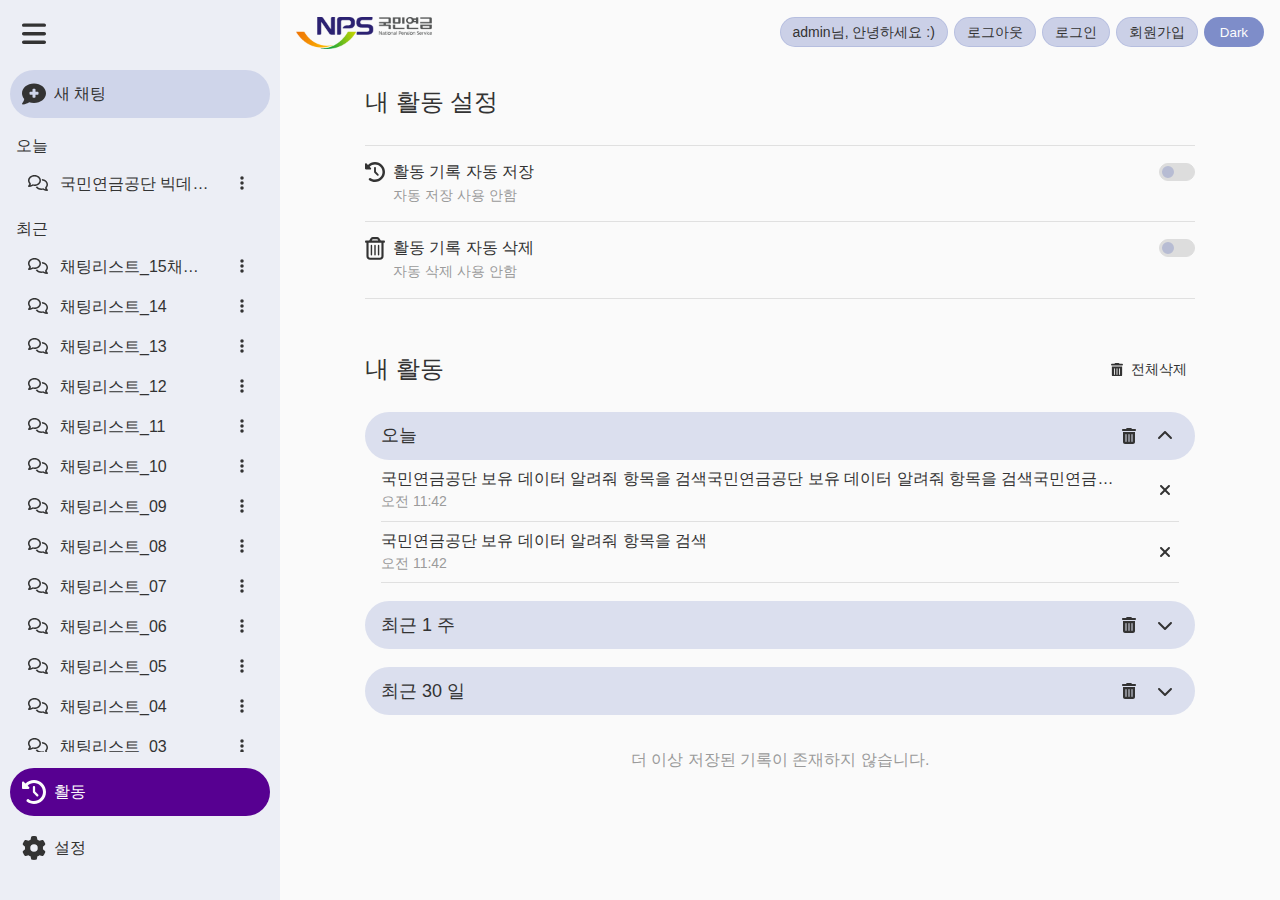
<file: ROOT/main/timeLine.html>
<!DOCTYPE html>
<html lang="ko">
<head>
  <meta charset="UTF-8">
  <meta name="viewport" content="width=device-width, initial-scale=1.0">
  <title>Generative AI</title>

  <link rel="stylesheet" href="../main/css/reset.css">
  <link rel="stylesheet" href="../main/css/style.css">
  <link rel="stylesheet" href="../main/css/common.css">
  <script type="text/javascript" src="../main/js/index.js" defer></script>
  <script type="text/javascript" src="../main/js/jquery-3.2.1.min.js"></script>
  <link rel="stylesheet" href="https://use.fontawesome.com/releases/v5.15.0/css/all.css">
</head>
<body>
  <main class="side_on flex_row">
    <!-- 1. 메뉴버튼 -->
    <div class="side_nav_menu_bt">
      <a href="#" class="icon_box_48">
        <svg xmlns="http://www.w3.org/2000/svg" viewBox="0 0 448 512"><path d="M0 96C0 78.3 14.3 64 32 64l384 0c17.7 0 32 14.3 32 32s-14.3 32-32 32L32 128C14.3 128 0 113.7 0 96zM0 256c0-17.7 14.3-32 32-32l384 0c17.7 0 32 14.3 32 32s-14.3 32-32 32L32 288c-17.7 0-32-14.3-32-32zM448 416c0 17.7-14.3 32-32 32L32 448c-17.7 0-32-14.3-32-32s14.3-32 32-32l384 0c17.7 0 32 14.3 32 32z"/></svg>
      </a>
    </div>

    <!-- 2. 사이드메뉴 -->
    <div class="side_L_container">
      <div class="side_menu_area flex_column">
        <!-- 2-0. 툴팁 - 사이드메뉴... -->
        <div class="modal_list_tooltip_menu">
          <div class="list_tooltip_menu">
            <ul class="flex_column">
              <li class="bt_box_36">
                <a href="#">
                  <div class="icon_box_28 no_hover">
                    <svg xmlns="http://www.w3.org/2000/svg" viewBox="0 0 384 512"><!--!Font Awesome Free 6.6.0 by @fontawesome - https://fontawesome.com License - https://fontawesome.com/license/free Copyright 2024 Fonticons, Inc.--><path d="M32 32C32 14.3 46.3 0 64 0L320 0c17.7 0 32 14.3 32 32s-14.3 32-32 32l-29.5 0 11.4 148.2c36.7 19.9 65.7 53.2 79.5 94.7l1 3c3.3 9.8 1.6 20.5-4.4 28.8s-15.7 13.3-26 13.3L32 352c-10.3 0-19.9-4.9-26-13.3s-7.7-19.1-4.4-28.8l1-3c13.8-41.5 42.8-74.8 79.5-94.7L93.5 64 64 64C46.3 64 32 49.7 32 32zM160 384l64 0 0 96c0 17.7-14.3 32-32 32s-32-14.3-32-32l0-96z"/></svg>
                  </div>
                  <p>고정</p>
                </a>
              </li>
              <li class="bt_box_36">
                <a href="#">
                  <div class="icon_box_28 no_hover">
                    <svg xmlns="http://www.w3.org/2000/svg" viewBox="0 0 512 512"><!--!Font Awesome Free 6.6.0 by @fontawesome - https://fontawesome.com License - https://fontawesome.com/license/free Copyright 2024 Fonticons, Inc.--><path d="M362.7 19.3L314.3 67.7 444.3 197.7l48.4-48.4c25-25 25-65.5 0-90.5L453.3 19.3c-25-25-65.5-25-90.5 0zm-71 71L58.6 323.5c-10.4 10.4-18 23.3-22.2 37.4L1 481.2C-1.5 489.7 .8 498.8 7 505s15.3 8.5 23.7 6.1l120.3-35.4c14.1-4.2 27-11.8 37.4-22.2L421.7 220.3 291.7 90.3z"/></svg>
                  </div>
                  <p>이름변경</p>
                </a>
              </li>
              <li class="bt_box_36">
                <a href="#">
                  <div class="icon_box_28 no_hover">
                    <svg xmlns="http://www.w3.org/2000/svg" viewBox="0 0 448 512"><!--!Font Awesome Free 6.6.0 by @fontawesome - https://fontawesome.com License - https://fontawesome.com/license/free Copyright 2024 Fonticons, Inc.--><path d="M352 224c53 0 96-43 96-96s-43-96-96-96s-96 43-96 96c0 4 .2 8 .7 11.9l-94.1 47C145.4 170.2 121.9 160 96 160c-53 0-96 43-96 96s43 96 96 96c25.9 0 49.4-10.2 66.6-26.9l94.1 47c-.5 3.9-.7 7.8-.7 11.9c0 53 43 96 96 96s96-43 96-96s-43-96-96-96c-25.9 0-49.4 10.2-66.6 26.9l-94.1-47c.5-3.9 .7-7.8 .7-11.9s-.2-8-.7-11.9l94.1-47C302.6 213.8 326.1 224 352 224z"/></svg>
                  </div>
                  <p>공유</p>
                </a>
              </li>
              <li class="bt_box_36">
                <a href="#">
                  <div class="icon_box_28 no_hover">
                    <svg xmlns="http://www.w3.org/2000/svg" viewBox="0 0 448 512"><!--!Font Awesome Free 6.6.0 by @fontawesome - https://fontawesome.com License - https://fontawesome.com/license/free Copyright 2024 Fonticons, Inc.--><path d="M135.2 17.7C140.6 6.8 151.7 0 163.8 0L284.2 0c12.1 0 23.2 6.8 28.6 17.7L320 32l96 0c17.7 0 32 14.3 32 32s-14.3 32-32 32L32 96C14.3 96 0 81.7 0 64S14.3 32 32 32l96 0 7.2-14.3zM32 128l384 0 0 320c0 35.3-28.7 64-64 64L96 512c-35.3 0-64-28.7-64-64l0-320zm96 64c-8.8 0-16 7.2-16 16l0 224c0 8.8 7.2 16 16 16s16-7.2 16-16l0-224c0-8.8-7.2-16-16-16zm96 0c-8.8 0-16 7.2-16 16l0 224c0 8.8 7.2 16 16 16s16-7.2 16-16l0-224c0-8.8-7.2-16-16-16zm96 0c-8.8 0-16 7.2-16 16l0 224c0 8.8 7.2 16 16 16s16-7.2 16-16l0-224c0-8.8-7.2-16-16-16z"/></svg>
                  </div>
                  <p>삭제</p>
                </a>
              </li>
            </ul>
          </div>
        </div>

        <!-- 2-1. 사이드메뉴_채팅그룹 -->
        <div class="chat_bt_box flex_column">
          <!-- 2-1-1. 사이드메뉴_채팅그룹_새채팅   -->
          <div class="add_newchat_bt_box">
            <a href="./index.html" class="bt_box_48">
              <div class="icon_box_24 no_hover">
                <svg xmlns="http://www.w3.org/2000/svg" viewBox="0 0 512 512"><path d="M256 448c141.4 0 256-93.1 256-208S397.4 32 256 32S0 125.1 0 240c0 45.1 17.7 86.8 47.7 120.9c-1.9 24.5-11.4 46.3-21.4 62.9c-5.5 9.2-11.1 16.6-15.2 21.6c-2.1 2.5-3.7 4.4-4.9 5.7c-.6 .6-1 1.1-1.3 1.4l-.3 .3c0 0 0 0 0 0c0 0 0 0 0 0s0 0 0 0s0 0 0 0c-4.6 4.6-5.9 11.4-3.4 17.4c2.5 6 8.3 9.9 14.8 9.9c28.7 0 57.6-8.9 81.6-19.3c22.9-10 42.4-21.9 54.3-30.6c31.8 11.5 67 17.9 104.1 17.9zM224 160c0-8.8 7.2-16 16-16l32 0c8.8 0 16 7.2 16 16l0 48 48 0c8.8 0 16 7.2 16 16l0 32c0 8.8-7.2 16-16 16l-48 0 0 48c0 8.8-7.2 16-16 16l-32 0c-8.8 0-16-7.2-16-16l0-48-48 0c-8.8 0-16-7.2-16-16l0-32c0-8.8 7.2-16 16-16l48 0 0-48z"/></svg>
              </div>
              <p>새 채팅</p>
            </a>
          </div>

          <!-- 2-1-2. 사이드메뉴_채팅그룹_채팅리스트   -->
          <div class="chat_list_bt_box flex_column">
            <div class="chat_list">
              <h4>오늘</h4>
              <ul class="flex_column">
                <li class="bt_box_36">
                  <a href="./caht.html">
                    <div class="icon_box_28 no_hover">
                      <svg xmlns="http://www.w3.org/2000/svg" viewBox="0 0 640 512"><path d="M88.2 309.1c9.8-18.3 6.8-40.8-7.5-55.8C59.4 230.9 48 204 48 176c0-63.5 63.8-128 160-128s160 64.5 160 128s-63.8 128-160 128c-13.1 0-25.8-1.3-37.8-3.6c-10.4-2-21.2-.6-30.7 4.2c-4.1 2.1-8.3 4.1-12.6 6c-16 7.2-32.9 13.5-49.9 18c2.8-4.6 5.4-9.1 7.9-13.6c1.1-1.9 2.2-3.9 3.2-5.9zM208 352c114.9 0 208-78.8 208-176S322.9 0 208 0S0 78.8 0 176c0 41.8 17.2 80.1 45.9 110.3c-.9 1.7-1.9 3.5-2.8 5.1c-10.3 18.4-22.3 36.5-36.6 52.1c-6.6 7-8.3 17.2-4.6 25.9C5.8 378.3 14.4 384 24 384c43 0 86.5-13.3 122.7-29.7c4.8-2.2 9.6-4.5 14.2-6.8c15.1 3 30.9 4.5 47.1 4.5zM432 480c16.2 0 31.9-1.6 47.1-4.5c4.6 2.3 9.4 4.6 14.2 6.8C529.5 498.7 573 512 616 512c9.6 0 18.2-5.7 22-14.5c3.8-8.8 2-19-4.6-25.9c-14.2-15.6-26.2-33.7-36.6-52.1c-.9-1.7-1.9-3.4-2.8-5.1C622.8 384.1 640 345.8 640 304c0-94.4-87.9-171.5-198.2-175.8c4.1 15.2 6.2 31.2 6.2 47.8l0 .6c87.2 6.7 144 67.5 144 127.4c0 28-11.4 54.9-32.7 77.2c-14.3 15-17.3 37.6-7.5 55.8c1.1 2 2.2 4 3.2 5.9c2.5 4.5 5.2 9 7.9 13.6c-17-4.5-33.9-10.7-49.9-18c-4.3-1.9-8.5-3.9-12.6-6c-9.5-4.8-20.3-6.2-30.7-4.2c-12.1 2.4-24.8 3.6-37.8 3.6c-61.7 0-110-26.5-136.8-62.3c-16 5.4-32.8 9.4-50 11.8C279 439.8 350 480 432 480z"/></svg>
                    </div>
                    <p>국민연금공단 빅데이터 분석 사례</p>
                  </a>
                  <button href="#" class="icon_box_28">
                    <svg xmlns="http://www.w3.org/2000/svg" viewBox="0 0 128 512"><path d="M64 360a56 56 0 1 0 0 112 56 56 0 1 0 0-112zm0-160a56 56 0 1 0 0 112 56 56 0 1 0 0-112zM120 96A56 56 0 1 0 8 96a56 56 0 1 0 112 0z"/></svg>
                  </button>
                </li>
              </ul>
            </div>

            <div class="chat_list">
              <h4>최근</h4>
              <ul class="flex_column">
                <li class="bt_box_36">
                  <a href="#">
                    <div class="icon_box_28 no_hover">
                      <svg xmlns="http://www.w3.org/2000/svg" viewBox="0 0 640 512"><path d="M88.2 309.1c9.8-18.3 6.8-40.8-7.5-55.8C59.4 230.9 48 204 48 176c0-63.5 63.8-128 160-128s160 64.5 160 128s-63.8 128-160 128c-13.1 0-25.8-1.3-37.8-3.6c-10.4-2-21.2-.6-30.7 4.2c-4.1 2.1-8.3 4.1-12.6 6c-16 7.2-32.9 13.5-49.9 18c2.8-4.6 5.4-9.1 7.9-13.6c1.1-1.9 2.2-3.9 3.2-5.9zM208 352c114.9 0 208-78.8 208-176S322.9 0 208 0S0 78.8 0 176c0 41.8 17.2 80.1 45.9 110.3c-.9 1.7-1.9 3.5-2.8 5.1c-10.3 18.4-22.3 36.5-36.6 52.1c-6.6 7-8.3 17.2-4.6 25.9C5.8 378.3 14.4 384 24 384c43 0 86.5-13.3 122.7-29.7c4.8-2.2 9.6-4.5 14.2-6.8c15.1 3 30.9 4.5 47.1 4.5zM432 480c16.2 0 31.9-1.6 47.1-4.5c4.6 2.3 9.4 4.6 14.2 6.8C529.5 498.7 573 512 616 512c9.6 0 18.2-5.7 22-14.5c3.8-8.8 2-19-4.6-25.9c-14.2-15.6-26.2-33.7-36.6-52.1c-.9-1.7-1.9-3.4-2.8-5.1C622.8 384.1 640 345.8 640 304c0-94.4-87.9-171.5-198.2-175.8c4.1 15.2 6.2 31.2 6.2 47.8l0 .6c87.2 6.7 144 67.5 144 127.4c0 28-11.4 54.9-32.7 77.2c-14.3 15-17.3 37.6-7.5 55.8c1.1 2 2.2 4 3.2 5.9c2.5 4.5 5.2 9 7.9 13.6c-17-4.5-33.9-10.7-49.9-18c-4.3-1.9-8.5-3.9-12.6-6c-9.5-4.8-20.3-6.2-30.7-4.2c-12.1 2.4-24.8 3.6-37.8 3.6c-61.7 0-110-26.5-136.8-62.3c-16 5.4-32.8 9.4-50 11.8C279 439.8 350 480 432 480z"/></svg>
                    </div>
                    <p>채팅리스트_15채팅리스트_15</p>
                  </a>
                  <button href="#" class="icon_box_28">
                    <svg xmlns="http://www.w3.org/2000/svg" viewBox="0 0 128 512"><path d="M64 360a56 56 0 1 0 0 112 56 56 0 1 0 0-112zm0-160a56 56 0 1 0 0 112 56 56 0 1 0 0-112zM120 96A56 56 0 1 0 8 96a56 56 0 1 0 112 0z"/></svg>
                  </button>
                </li>
                <li class="bt_box_36">
                  <a href="#">
                    <div class="icon_box_28 no_hover">
                      <svg xmlns="http://www.w3.org/2000/svg" viewBox="0 0 640 512"><path d="M88.2 309.1c9.8-18.3 6.8-40.8-7.5-55.8C59.4 230.9 48 204 48 176c0-63.5 63.8-128 160-128s160 64.5 160 128s-63.8 128-160 128c-13.1 0-25.8-1.3-37.8-3.6c-10.4-2-21.2-.6-30.7 4.2c-4.1 2.1-8.3 4.1-12.6 6c-16 7.2-32.9 13.5-49.9 18c2.8-4.6 5.4-9.1 7.9-13.6c1.1-1.9 2.2-3.9 3.2-5.9zM208 352c114.9 0 208-78.8 208-176S322.9 0 208 0S0 78.8 0 176c0 41.8 17.2 80.1 45.9 110.3c-.9 1.7-1.9 3.5-2.8 5.1c-10.3 18.4-22.3 36.5-36.6 52.1c-6.6 7-8.3 17.2-4.6 25.9C5.8 378.3 14.4 384 24 384c43 0 86.5-13.3 122.7-29.7c4.8-2.2 9.6-4.5 14.2-6.8c15.1 3 30.9 4.5 47.1 4.5zM432 480c16.2 0 31.9-1.6 47.1-4.5c4.6 2.3 9.4 4.6 14.2 6.8C529.5 498.7 573 512 616 512c9.6 0 18.2-5.7 22-14.5c3.8-8.8 2-19-4.6-25.9c-14.2-15.6-26.2-33.7-36.6-52.1c-.9-1.7-1.9-3.4-2.8-5.1C622.8 384.1 640 345.8 640 304c0-94.4-87.9-171.5-198.2-175.8c4.1 15.2 6.2 31.2 6.2 47.8l0 .6c87.2 6.7 144 67.5 144 127.4c0 28-11.4 54.9-32.7 77.2c-14.3 15-17.3 37.6-7.5 55.8c1.1 2 2.2 4 3.2 5.9c2.5 4.5 5.2 9 7.9 13.6c-17-4.5-33.9-10.7-49.9-18c-4.3-1.9-8.5-3.9-12.6-6c-9.5-4.8-20.3-6.2-30.7-4.2c-12.1 2.4-24.8 3.6-37.8 3.6c-61.7 0-110-26.5-136.8-62.3c-16 5.4-32.8 9.4-50 11.8C279 439.8 350 480 432 480z"/></svg>
                    </div>
                    <p>채팅리스트_14</p>
                  </a>
                  <button href="#" class="icon_box_28">
                    <svg xmlns="http://www.w3.org/2000/svg" viewBox="0 0 128 512"><path d="M64 360a56 56 0 1 0 0 112 56 56 0 1 0 0-112zm0-160a56 56 0 1 0 0 112 56 56 0 1 0 0-112zM120 96A56 56 0 1 0 8 96a56 56 0 1 0 112 0z"/></svg>
                  </button>
                </li>
                <li class="bt_box_36">
                  <a href="#">
                    <div class="icon_box_28 no_hover">
                      <svg xmlns="http://www.w3.org/2000/svg" viewBox="0 0 640 512"><path d="M88.2 309.1c9.8-18.3 6.8-40.8-7.5-55.8C59.4 230.9 48 204 48 176c0-63.5 63.8-128 160-128s160 64.5 160 128s-63.8 128-160 128c-13.1 0-25.8-1.3-37.8-3.6c-10.4-2-21.2-.6-30.7 4.2c-4.1 2.1-8.3 4.1-12.6 6c-16 7.2-32.9 13.5-49.9 18c2.8-4.6 5.4-9.1 7.9-13.6c1.1-1.9 2.2-3.9 3.2-5.9zM208 352c114.9 0 208-78.8 208-176S322.9 0 208 0S0 78.8 0 176c0 41.8 17.2 80.1 45.9 110.3c-.9 1.7-1.9 3.5-2.8 5.1c-10.3 18.4-22.3 36.5-36.6 52.1c-6.6 7-8.3 17.2-4.6 25.9C5.8 378.3 14.4 384 24 384c43 0 86.5-13.3 122.7-29.7c4.8-2.2 9.6-4.5 14.2-6.8c15.1 3 30.9 4.5 47.1 4.5zM432 480c16.2 0 31.9-1.6 47.1-4.5c4.6 2.3 9.4 4.6 14.2 6.8C529.5 498.7 573 512 616 512c9.6 0 18.2-5.7 22-14.5c3.8-8.8 2-19-4.6-25.9c-14.2-15.6-26.2-33.7-36.6-52.1c-.9-1.7-1.9-3.4-2.8-5.1C622.8 384.1 640 345.8 640 304c0-94.4-87.9-171.5-198.2-175.8c4.1 15.2 6.2 31.2 6.2 47.8l0 .6c87.2 6.7 144 67.5 144 127.4c0 28-11.4 54.9-32.7 77.2c-14.3 15-17.3 37.6-7.5 55.8c1.1 2 2.2 4 3.2 5.9c2.5 4.5 5.2 9 7.9 13.6c-17-4.5-33.9-10.7-49.9-18c-4.3-1.9-8.5-3.9-12.6-6c-9.5-4.8-20.3-6.2-30.7-4.2c-12.1 2.4-24.8 3.6-37.8 3.6c-61.7 0-110-26.5-136.8-62.3c-16 5.4-32.8 9.4-50 11.8C279 439.8 350 480 432 480z"/></svg>
                    </div>
                    <p>채팅리스트_13</p>
                  </a>
                  <button href="#" class="icon_box_28">
                    <svg xmlns="http://www.w3.org/2000/svg" viewBox="0 0 128 512"><path d="M64 360a56 56 0 1 0 0 112 56 56 0 1 0 0-112zm0-160a56 56 0 1 0 0 112 56 56 0 1 0 0-112zM120 96A56 56 0 1 0 8 96a56 56 0 1 0 112 0z"/></svg>
                  </button>
                </li>
                <li class="bt_box_36">
                  <a href="#">
                    <div class="icon_box_28 no_hover">
                      <svg xmlns="http://www.w3.org/2000/svg" viewBox="0 0 640 512"><path d="M88.2 309.1c9.8-18.3 6.8-40.8-7.5-55.8C59.4 230.9 48 204 48 176c0-63.5 63.8-128 160-128s160 64.5 160 128s-63.8 128-160 128c-13.1 0-25.8-1.3-37.8-3.6c-10.4-2-21.2-.6-30.7 4.2c-4.1 2.1-8.3 4.1-12.6 6c-16 7.2-32.9 13.5-49.9 18c2.8-4.6 5.4-9.1 7.9-13.6c1.1-1.9 2.2-3.9 3.2-5.9zM208 352c114.9 0 208-78.8 208-176S322.9 0 208 0S0 78.8 0 176c0 41.8 17.2 80.1 45.9 110.3c-.9 1.7-1.9 3.5-2.8 5.1c-10.3 18.4-22.3 36.5-36.6 52.1c-6.6 7-8.3 17.2-4.6 25.9C5.8 378.3 14.4 384 24 384c43 0 86.5-13.3 122.7-29.7c4.8-2.2 9.6-4.5 14.2-6.8c15.1 3 30.9 4.5 47.1 4.5zM432 480c16.2 0 31.9-1.6 47.1-4.5c4.6 2.3 9.4 4.6 14.2 6.8C529.5 498.7 573 512 616 512c9.6 0 18.2-5.7 22-14.5c3.8-8.8 2-19-4.6-25.9c-14.2-15.6-26.2-33.7-36.6-52.1c-.9-1.7-1.9-3.4-2.8-5.1C622.8 384.1 640 345.8 640 304c0-94.4-87.9-171.5-198.2-175.8c4.1 15.2 6.2 31.2 6.2 47.8l0 .6c87.2 6.7 144 67.5 144 127.4c0 28-11.4 54.9-32.7 77.2c-14.3 15-17.3 37.6-7.5 55.8c1.1 2 2.2 4 3.2 5.9c2.5 4.5 5.2 9 7.9 13.6c-17-4.5-33.9-10.7-49.9-18c-4.3-1.9-8.5-3.9-12.6-6c-9.5-4.8-20.3-6.2-30.7-4.2c-12.1 2.4-24.8 3.6-37.8 3.6c-61.7 0-110-26.5-136.8-62.3c-16 5.4-32.8 9.4-50 11.8C279 439.8 350 480 432 480z"/></svg>
                    </div>
                    <p>채팅리스트_12</p>
                  </a>
                  <button href="#" class="icon_box_28">
                    <svg xmlns="http://www.w3.org/2000/svg" viewBox="0 0 128 512"><path d="M64 360a56 56 0 1 0 0 112 56 56 0 1 0 0-112zm0-160a56 56 0 1 0 0 112 56 56 0 1 0 0-112zM120 96A56 56 0 1 0 8 96a56 56 0 1 0 112 0z"/></svg>
                  </button>
                </li>
                <li class="bt_box_36">
                  <a href="#">
                    <div class="icon_box_28 no_hover">
                      <svg xmlns="http://www.w3.org/2000/svg" viewBox="0 0 640 512"><path d="M88.2 309.1c9.8-18.3 6.8-40.8-7.5-55.8C59.4 230.9 48 204 48 176c0-63.5 63.8-128 160-128s160 64.5 160 128s-63.8 128-160 128c-13.1 0-25.8-1.3-37.8-3.6c-10.4-2-21.2-.6-30.7 4.2c-4.1 2.1-8.3 4.1-12.6 6c-16 7.2-32.9 13.5-49.9 18c2.8-4.6 5.4-9.1 7.9-13.6c1.1-1.9 2.2-3.9 3.2-5.9zM208 352c114.9 0 208-78.8 208-176S322.9 0 208 0S0 78.8 0 176c0 41.8 17.2 80.1 45.9 110.3c-.9 1.7-1.9 3.5-2.8 5.1c-10.3 18.4-22.3 36.5-36.6 52.1c-6.6 7-8.3 17.2-4.6 25.9C5.8 378.3 14.4 384 24 384c43 0 86.5-13.3 122.7-29.7c4.8-2.2 9.6-4.5 14.2-6.8c15.1 3 30.9 4.5 47.1 4.5zM432 480c16.2 0 31.9-1.6 47.1-4.5c4.6 2.3 9.4 4.6 14.2 6.8C529.5 498.7 573 512 616 512c9.6 0 18.2-5.7 22-14.5c3.8-8.8 2-19-4.6-25.9c-14.2-15.6-26.2-33.7-36.6-52.1c-.9-1.7-1.9-3.4-2.8-5.1C622.8 384.1 640 345.8 640 304c0-94.4-87.9-171.5-198.2-175.8c4.1 15.2 6.2 31.2 6.2 47.8l0 .6c87.2 6.7 144 67.5 144 127.4c0 28-11.4 54.9-32.7 77.2c-14.3 15-17.3 37.6-7.5 55.8c1.1 2 2.2 4 3.2 5.9c2.5 4.5 5.2 9 7.9 13.6c-17-4.5-33.9-10.7-49.9-18c-4.3-1.9-8.5-3.9-12.6-6c-9.5-4.8-20.3-6.2-30.7-4.2c-12.1 2.4-24.8 3.6-37.8 3.6c-61.7 0-110-26.5-136.8-62.3c-16 5.4-32.8 9.4-50 11.8C279 439.8 350 480 432 480z"/></svg>
                    </div>
                    <p>채팅리스트_11</p>
                  </a>
                  <button href="#" class="icon_box_28">
                    <svg xmlns="http://www.w3.org/2000/svg" viewBox="0 0 128 512"><path d="M64 360a56 56 0 1 0 0 112 56 56 0 1 0 0-112zm0-160a56 56 0 1 0 0 112 56 56 0 1 0 0-112zM120 96A56 56 0 1 0 8 96a56 56 0 1 0 112 0z"/></svg>
                  </button>
                </li>
                <li class="bt_box_36">
                  <a href="#">
                    <div class="icon_box_28 no_hover">
                      <svg xmlns="http://www.w3.org/2000/svg" viewBox="0 0 640 512"><path d="M88.2 309.1c9.8-18.3 6.8-40.8-7.5-55.8C59.4 230.9 48 204 48 176c0-63.5 63.8-128 160-128s160 64.5 160 128s-63.8 128-160 128c-13.1 0-25.8-1.3-37.8-3.6c-10.4-2-21.2-.6-30.7 4.2c-4.1 2.1-8.3 4.1-12.6 6c-16 7.2-32.9 13.5-49.9 18c2.8-4.6 5.4-9.1 7.9-13.6c1.1-1.9 2.2-3.9 3.2-5.9zM208 352c114.9 0 208-78.8 208-176S322.9 0 208 0S0 78.8 0 176c0 41.8 17.2 80.1 45.9 110.3c-.9 1.7-1.9 3.5-2.8 5.1c-10.3 18.4-22.3 36.5-36.6 52.1c-6.6 7-8.3 17.2-4.6 25.9C5.8 378.3 14.4 384 24 384c43 0 86.5-13.3 122.7-29.7c4.8-2.2 9.6-4.5 14.2-6.8c15.1 3 30.9 4.5 47.1 4.5zM432 480c16.2 0 31.9-1.6 47.1-4.5c4.6 2.3 9.4 4.6 14.2 6.8C529.5 498.7 573 512 616 512c9.6 0 18.2-5.7 22-14.5c3.8-8.8 2-19-4.6-25.9c-14.2-15.6-26.2-33.7-36.6-52.1c-.9-1.7-1.9-3.4-2.8-5.1C622.8 384.1 640 345.8 640 304c0-94.4-87.9-171.5-198.2-175.8c4.1 15.2 6.2 31.2 6.2 47.8l0 .6c87.2 6.7 144 67.5 144 127.4c0 28-11.4 54.9-32.7 77.2c-14.3 15-17.3 37.6-7.5 55.8c1.1 2 2.2 4 3.2 5.9c2.5 4.5 5.2 9 7.9 13.6c-17-4.5-33.9-10.7-49.9-18c-4.3-1.9-8.5-3.9-12.6-6c-9.5-4.8-20.3-6.2-30.7-4.2c-12.1 2.4-24.8 3.6-37.8 3.6c-61.7 0-110-26.5-136.8-62.3c-16 5.4-32.8 9.4-50 11.8C279 439.8 350 480 432 480z"/></svg>
                    </div>
                    <p>채팅리스트_10</p>
                  </a>
                  <button href="#" class="icon_box_28">
                    <svg xmlns="http://www.w3.org/2000/svg" viewBox="0 0 128 512"><path d="M64 360a56 56 0 1 0 0 112 56 56 0 1 0 0-112zm0-160a56 56 0 1 0 0 112 56 56 0 1 0 0-112zM120 96A56 56 0 1 0 8 96a56 56 0 1 0 112 0z"/></svg>
                  </button>
                </li>
                <li class="bt_box_36">
                  <a href="#">
                    <div class="icon_box_28 no_hover">
                      <svg xmlns="http://www.w3.org/2000/svg" viewBox="0 0 640 512"><path d="M88.2 309.1c9.8-18.3 6.8-40.8-7.5-55.8C59.4 230.9 48 204 48 176c0-63.5 63.8-128 160-128s160 64.5 160 128s-63.8 128-160 128c-13.1 0-25.8-1.3-37.8-3.6c-10.4-2-21.2-.6-30.7 4.2c-4.1 2.1-8.3 4.1-12.6 6c-16 7.2-32.9 13.5-49.9 18c2.8-4.6 5.4-9.1 7.9-13.6c1.1-1.9 2.2-3.9 3.2-5.9zM208 352c114.9 0 208-78.8 208-176S322.9 0 208 0S0 78.8 0 176c0 41.8 17.2 80.1 45.9 110.3c-.9 1.7-1.9 3.5-2.8 5.1c-10.3 18.4-22.3 36.5-36.6 52.1c-6.6 7-8.3 17.2-4.6 25.9C5.8 378.3 14.4 384 24 384c43 0 86.5-13.3 122.7-29.7c4.8-2.2 9.6-4.5 14.2-6.8c15.1 3 30.9 4.5 47.1 4.5zM432 480c16.2 0 31.9-1.6 47.1-4.5c4.6 2.3 9.4 4.6 14.2 6.8C529.5 498.7 573 512 616 512c9.6 0 18.2-5.7 22-14.5c3.8-8.8 2-19-4.6-25.9c-14.2-15.6-26.2-33.7-36.6-52.1c-.9-1.7-1.9-3.4-2.8-5.1C622.8 384.1 640 345.8 640 304c0-94.4-87.9-171.5-198.2-175.8c4.1 15.2 6.2 31.2 6.2 47.8l0 .6c87.2 6.7 144 67.5 144 127.4c0 28-11.4 54.9-32.7 77.2c-14.3 15-17.3 37.6-7.5 55.8c1.1 2 2.2 4 3.2 5.9c2.5 4.5 5.2 9 7.9 13.6c-17-4.5-33.9-10.7-49.9-18c-4.3-1.9-8.5-3.9-12.6-6c-9.5-4.8-20.3-6.2-30.7-4.2c-12.1 2.4-24.8 3.6-37.8 3.6c-61.7 0-110-26.5-136.8-62.3c-16 5.4-32.8 9.4-50 11.8C279 439.8 350 480 432 480z"/></svg>
                    </div>
                    <p>채팅리스트_09</p>
                  </a>
                  <button href="#" class="icon_box_28">
                    <svg xmlns="http://www.w3.org/2000/svg" viewBox="0 0 128 512"><path d="M64 360a56 56 0 1 0 0 112 56 56 0 1 0 0-112zm0-160a56 56 0 1 0 0 112 56 56 0 1 0 0-112zM120 96A56 56 0 1 0 8 96a56 56 0 1 0 112 0z"/></svg>
                  </button>
                </li>
                <li class="bt_box_36">
                  <a href="#">
                    <div class="icon_box_28 no_hover">
                      <svg xmlns="http://www.w3.org/2000/svg" viewBox="0 0 640 512"><path d="M88.2 309.1c9.8-18.3 6.8-40.8-7.5-55.8C59.4 230.9 48 204 48 176c0-63.5 63.8-128 160-128s160 64.5 160 128s-63.8 128-160 128c-13.1 0-25.8-1.3-37.8-3.6c-10.4-2-21.2-.6-30.7 4.2c-4.1 2.1-8.3 4.1-12.6 6c-16 7.2-32.9 13.5-49.9 18c2.8-4.6 5.4-9.1 7.9-13.6c1.1-1.9 2.2-3.9 3.2-5.9zM208 352c114.9 0 208-78.8 208-176S322.9 0 208 0S0 78.8 0 176c0 41.8 17.2 80.1 45.9 110.3c-.9 1.7-1.9 3.5-2.8 5.1c-10.3 18.4-22.3 36.5-36.6 52.1c-6.6 7-8.3 17.2-4.6 25.9C5.8 378.3 14.4 384 24 384c43 0 86.5-13.3 122.7-29.7c4.8-2.2 9.6-4.5 14.2-6.8c15.1 3 30.9 4.5 47.1 4.5zM432 480c16.2 0 31.9-1.6 47.1-4.5c4.6 2.3 9.4 4.6 14.2 6.8C529.5 498.7 573 512 616 512c9.6 0 18.2-5.7 22-14.5c3.8-8.8 2-19-4.6-25.9c-14.2-15.6-26.2-33.7-36.6-52.1c-.9-1.7-1.9-3.4-2.8-5.1C622.8 384.1 640 345.8 640 304c0-94.4-87.9-171.5-198.2-175.8c4.1 15.2 6.2 31.2 6.2 47.8l0 .6c87.2 6.7 144 67.5 144 127.4c0 28-11.4 54.9-32.7 77.2c-14.3 15-17.3 37.6-7.5 55.8c1.1 2 2.2 4 3.2 5.9c2.5 4.5 5.2 9 7.9 13.6c-17-4.5-33.9-10.7-49.9-18c-4.3-1.9-8.5-3.9-12.6-6c-9.5-4.8-20.3-6.2-30.7-4.2c-12.1 2.4-24.8 3.6-37.8 3.6c-61.7 0-110-26.5-136.8-62.3c-16 5.4-32.8 9.4-50 11.8C279 439.8 350 480 432 480z"/></svg>
                    </div>
                    <p>채팅리스트_08</p>
                  </a>
                  <button href="#" class="icon_box_28">
                    <svg xmlns="http://www.w3.org/2000/svg" viewBox="0 0 128 512"><path d="M64 360a56 56 0 1 0 0 112 56 56 0 1 0 0-112zm0-160a56 56 0 1 0 0 112 56 56 0 1 0 0-112zM120 96A56 56 0 1 0 8 96a56 56 0 1 0 112 0z"/></svg>
                  </button>
                </li>
                <li class="bt_box_36">
                  <a href="#">
                    <div class="icon_box_28 no_hover">
                      <svg xmlns="http://www.w3.org/2000/svg" viewBox="0 0 640 512"><path d="M88.2 309.1c9.8-18.3 6.8-40.8-7.5-55.8C59.4 230.9 48 204 48 176c0-63.5 63.8-128 160-128s160 64.5 160 128s-63.8 128-160 128c-13.1 0-25.8-1.3-37.8-3.6c-10.4-2-21.2-.6-30.7 4.2c-4.1 2.1-8.3 4.1-12.6 6c-16 7.2-32.9 13.5-49.9 18c2.8-4.6 5.4-9.1 7.9-13.6c1.1-1.9 2.2-3.9 3.2-5.9zM208 352c114.9 0 208-78.8 208-176S322.9 0 208 0S0 78.8 0 176c0 41.8 17.2 80.1 45.9 110.3c-.9 1.7-1.9 3.5-2.8 5.1c-10.3 18.4-22.3 36.5-36.6 52.1c-6.6 7-8.3 17.2-4.6 25.9C5.8 378.3 14.4 384 24 384c43 0 86.5-13.3 122.7-29.7c4.8-2.2 9.6-4.5 14.2-6.8c15.1 3 30.9 4.5 47.1 4.5zM432 480c16.2 0 31.9-1.6 47.1-4.5c4.6 2.3 9.4 4.6 14.2 6.8C529.5 498.7 573 512 616 512c9.6 0 18.2-5.7 22-14.5c3.8-8.8 2-19-4.6-25.9c-14.2-15.6-26.2-33.7-36.6-52.1c-.9-1.7-1.9-3.4-2.8-5.1C622.8 384.1 640 345.8 640 304c0-94.4-87.9-171.5-198.2-175.8c4.1 15.2 6.2 31.2 6.2 47.8l0 .6c87.2 6.7 144 67.5 144 127.4c0 28-11.4 54.9-32.7 77.2c-14.3 15-17.3 37.6-7.5 55.8c1.1 2 2.2 4 3.2 5.9c2.5 4.5 5.2 9 7.9 13.6c-17-4.5-33.9-10.7-49.9-18c-4.3-1.9-8.5-3.9-12.6-6c-9.5-4.8-20.3-6.2-30.7-4.2c-12.1 2.4-24.8 3.6-37.8 3.6c-61.7 0-110-26.5-136.8-62.3c-16 5.4-32.8 9.4-50 11.8C279 439.8 350 480 432 480z"/></svg>
                    </div>
                    <p>채팅리스트_07</p>
                  </a>
                  <button href="#" class="icon_box_28">
                    <svg xmlns="http://www.w3.org/2000/svg" viewBox="0 0 128 512"><path d="M64 360a56 56 0 1 0 0 112 56 56 0 1 0 0-112zm0-160a56 56 0 1 0 0 112 56 56 0 1 0 0-112zM120 96A56 56 0 1 0 8 96a56 56 0 1 0 112 0z"/></svg>
                  </button>
                </li>
                <li class="bt_box_36">
                  <a href="#">
                    <div class="icon_box_28 no_hover">
                      <svg xmlns="http://www.w3.org/2000/svg" viewBox="0 0 640 512"><path d="M88.2 309.1c9.8-18.3 6.8-40.8-7.5-55.8C59.4 230.9 48 204 48 176c0-63.5 63.8-128 160-128s160 64.5 160 128s-63.8 128-160 128c-13.1 0-25.8-1.3-37.8-3.6c-10.4-2-21.2-.6-30.7 4.2c-4.1 2.1-8.3 4.1-12.6 6c-16 7.2-32.9 13.5-49.9 18c2.8-4.6 5.4-9.1 7.9-13.6c1.1-1.9 2.2-3.9 3.2-5.9zM208 352c114.9 0 208-78.8 208-176S322.9 0 208 0S0 78.8 0 176c0 41.8 17.2 80.1 45.9 110.3c-.9 1.7-1.9 3.5-2.8 5.1c-10.3 18.4-22.3 36.5-36.6 52.1c-6.6 7-8.3 17.2-4.6 25.9C5.8 378.3 14.4 384 24 384c43 0 86.5-13.3 122.7-29.7c4.8-2.2 9.6-4.5 14.2-6.8c15.1 3 30.9 4.5 47.1 4.5zM432 480c16.2 0 31.9-1.6 47.1-4.5c4.6 2.3 9.4 4.6 14.2 6.8C529.5 498.7 573 512 616 512c9.6 0 18.2-5.7 22-14.5c3.8-8.8 2-19-4.6-25.9c-14.2-15.6-26.2-33.7-36.6-52.1c-.9-1.7-1.9-3.4-2.8-5.1C622.8 384.1 640 345.8 640 304c0-94.4-87.9-171.5-198.2-175.8c4.1 15.2 6.2 31.2 6.2 47.8l0 .6c87.2 6.7 144 67.5 144 127.4c0 28-11.4 54.9-32.7 77.2c-14.3 15-17.3 37.6-7.5 55.8c1.1 2 2.2 4 3.2 5.9c2.5 4.5 5.2 9 7.9 13.6c-17-4.5-33.9-10.7-49.9-18c-4.3-1.9-8.5-3.9-12.6-6c-9.5-4.8-20.3-6.2-30.7-4.2c-12.1 2.4-24.8 3.6-37.8 3.6c-61.7 0-110-26.5-136.8-62.3c-16 5.4-32.8 9.4-50 11.8C279 439.8 350 480 432 480z"/></svg>
                    </div>
                    <p>채팅리스트_06</p>
                  </a>
                  <button href="#" class="icon_box_28">
                    <svg xmlns="http://www.w3.org/2000/svg" viewBox="0 0 128 512"><path d="M64 360a56 56 0 1 0 0 112 56 56 0 1 0 0-112zm0-160a56 56 0 1 0 0 112 56 56 0 1 0 0-112zM120 96A56 56 0 1 0 8 96a56 56 0 1 0 112 0z"/></svg>
                  </button>
                </li>
                <li class="bt_box_36">
                  <a href="#">
                    <div class="icon_box_28 no_hover">
                      <svg xmlns="http://www.w3.org/2000/svg" viewBox="0 0 640 512"><path d="M88.2 309.1c9.8-18.3 6.8-40.8-7.5-55.8C59.4 230.9 48 204 48 176c0-63.5 63.8-128 160-128s160 64.5 160 128s-63.8 128-160 128c-13.1 0-25.8-1.3-37.8-3.6c-10.4-2-21.2-.6-30.7 4.2c-4.1 2.1-8.3 4.1-12.6 6c-16 7.2-32.9 13.5-49.9 18c2.8-4.6 5.4-9.1 7.9-13.6c1.1-1.9 2.2-3.9 3.2-5.9zM208 352c114.9 0 208-78.8 208-176S322.9 0 208 0S0 78.8 0 176c0 41.8 17.2 80.1 45.9 110.3c-.9 1.7-1.9 3.5-2.8 5.1c-10.3 18.4-22.3 36.5-36.6 52.1c-6.6 7-8.3 17.2-4.6 25.9C5.8 378.3 14.4 384 24 384c43 0 86.5-13.3 122.7-29.7c4.8-2.2 9.6-4.5 14.2-6.8c15.1 3 30.9 4.5 47.1 4.5zM432 480c16.2 0 31.9-1.6 47.1-4.5c4.6 2.3 9.4 4.6 14.2 6.8C529.5 498.7 573 512 616 512c9.6 0 18.2-5.7 22-14.5c3.8-8.8 2-19-4.6-25.9c-14.2-15.6-26.2-33.7-36.6-52.1c-.9-1.7-1.9-3.4-2.8-5.1C622.8 384.1 640 345.8 640 304c0-94.4-87.9-171.5-198.2-175.8c4.1 15.2 6.2 31.2 6.2 47.8l0 .6c87.2 6.7 144 67.5 144 127.4c0 28-11.4 54.9-32.7 77.2c-14.3 15-17.3 37.6-7.5 55.8c1.1 2 2.2 4 3.2 5.9c2.5 4.5 5.2 9 7.9 13.6c-17-4.5-33.9-10.7-49.9-18c-4.3-1.9-8.5-3.9-12.6-6c-9.5-4.8-20.3-6.2-30.7-4.2c-12.1 2.4-24.8 3.6-37.8 3.6c-61.7 0-110-26.5-136.8-62.3c-16 5.4-32.8 9.4-50 11.8C279 439.8 350 480 432 480z"/></svg>
                    </div>
                    <p>채팅리스트_05</p>
                  </a>
                  <button href="#" class="icon_box_28">
                    <svg xmlns="http://www.w3.org/2000/svg" viewBox="0 0 128 512"><path d="M64 360a56 56 0 1 0 0 112 56 56 0 1 0 0-112zm0-160a56 56 0 1 0 0 112 56 56 0 1 0 0-112zM120 96A56 56 0 1 0 8 96a56 56 0 1 0 112 0z"/></svg>
                  </button>
                </li>
                <li class="bt_box_36">
                  <a href="#">
                    <div class="icon_box_28 no_hover">
                      <svg xmlns="http://www.w3.org/2000/svg" viewBox="0 0 640 512"><path d="M88.2 309.1c9.8-18.3 6.8-40.8-7.5-55.8C59.4 230.9 48 204 48 176c0-63.5 63.8-128 160-128s160 64.5 160 128s-63.8 128-160 128c-13.1 0-25.8-1.3-37.8-3.6c-10.4-2-21.2-.6-30.7 4.2c-4.1 2.1-8.3 4.1-12.6 6c-16 7.2-32.9 13.5-49.9 18c2.8-4.6 5.4-9.1 7.9-13.6c1.1-1.9 2.2-3.9 3.2-5.9zM208 352c114.9 0 208-78.8 208-176S322.9 0 208 0S0 78.8 0 176c0 41.8 17.2 80.1 45.9 110.3c-.9 1.7-1.9 3.5-2.8 5.1c-10.3 18.4-22.3 36.5-36.6 52.1c-6.6 7-8.3 17.2-4.6 25.9C5.8 378.3 14.4 384 24 384c43 0 86.5-13.3 122.7-29.7c4.8-2.2 9.6-4.5 14.2-6.8c15.1 3 30.9 4.5 47.1 4.5zM432 480c16.2 0 31.9-1.6 47.1-4.5c4.6 2.3 9.4 4.6 14.2 6.8C529.5 498.7 573 512 616 512c9.6 0 18.2-5.7 22-14.5c3.8-8.8 2-19-4.6-25.9c-14.2-15.6-26.2-33.7-36.6-52.1c-.9-1.7-1.9-3.4-2.8-5.1C622.8 384.1 640 345.8 640 304c0-94.4-87.9-171.5-198.2-175.8c4.1 15.2 6.2 31.2 6.2 47.8l0 .6c87.2 6.7 144 67.5 144 127.4c0 28-11.4 54.9-32.7 77.2c-14.3 15-17.3 37.6-7.5 55.8c1.1 2 2.2 4 3.2 5.9c2.5 4.5 5.2 9 7.9 13.6c-17-4.5-33.9-10.7-49.9-18c-4.3-1.9-8.5-3.9-12.6-6c-9.5-4.8-20.3-6.2-30.7-4.2c-12.1 2.4-24.8 3.6-37.8 3.6c-61.7 0-110-26.5-136.8-62.3c-16 5.4-32.8 9.4-50 11.8C279 439.8 350 480 432 480z"/></svg>
                    </div>
                    <p>채팅리스트_04</p>
                  </a>
                  <button href="#" class="icon_box_28">
                    <svg xmlns="http://www.w3.org/2000/svg" viewBox="0 0 128 512"><path d="M64 360a56 56 0 1 0 0 112 56 56 0 1 0 0-112zm0-160a56 56 0 1 0 0 112 56 56 0 1 0 0-112zM120 96A56 56 0 1 0 8 96a56 56 0 1 0 112 0z"/></svg>
                  </button>
                </li>
                <li class="bt_box_36">
                  <a href="#">
                    <div class="icon_box_28 no_hover">
                      <svg xmlns="http://www.w3.org/2000/svg" viewBox="0 0 640 512"><path d="M88.2 309.1c9.8-18.3 6.8-40.8-7.5-55.8C59.4 230.9 48 204 48 176c0-63.5 63.8-128 160-128s160 64.5 160 128s-63.8 128-160 128c-13.1 0-25.8-1.3-37.8-3.6c-10.4-2-21.2-.6-30.7 4.2c-4.1 2.1-8.3 4.1-12.6 6c-16 7.2-32.9 13.5-49.9 18c2.8-4.6 5.4-9.1 7.9-13.6c1.1-1.9 2.2-3.9 3.2-5.9zM208 352c114.9 0 208-78.8 208-176S322.9 0 208 0S0 78.8 0 176c0 41.8 17.2 80.1 45.9 110.3c-.9 1.7-1.9 3.5-2.8 5.1c-10.3 18.4-22.3 36.5-36.6 52.1c-6.6 7-8.3 17.2-4.6 25.9C5.8 378.3 14.4 384 24 384c43 0 86.5-13.3 122.7-29.7c4.8-2.2 9.6-4.5 14.2-6.8c15.1 3 30.9 4.5 47.1 4.5zM432 480c16.2 0 31.9-1.6 47.1-4.5c4.6 2.3 9.4 4.6 14.2 6.8C529.5 498.7 573 512 616 512c9.6 0 18.2-5.7 22-14.5c3.8-8.8 2-19-4.6-25.9c-14.2-15.6-26.2-33.7-36.6-52.1c-.9-1.7-1.9-3.4-2.8-5.1C622.8 384.1 640 345.8 640 304c0-94.4-87.9-171.5-198.2-175.8c4.1 15.2 6.2 31.2 6.2 47.8l0 .6c87.2 6.7 144 67.5 144 127.4c0 28-11.4 54.9-32.7 77.2c-14.3 15-17.3 37.6-7.5 55.8c1.1 2 2.2 4 3.2 5.9c2.5 4.5 5.2 9 7.9 13.6c-17-4.5-33.9-10.7-49.9-18c-4.3-1.9-8.5-3.9-12.6-6c-9.5-4.8-20.3-6.2-30.7-4.2c-12.1 2.4-24.8 3.6-37.8 3.6c-61.7 0-110-26.5-136.8-62.3c-16 5.4-32.8 9.4-50 11.8C279 439.8 350 480 432 480z"/></svg>
                    </div>
                    <p>채팅리스트_03</p>
                  </a>
                  <button href="#" class="icon_box_28">
                    <svg xmlns="http://www.w3.org/2000/svg" viewBox="0 0 128 512"><path d="M64 360a56 56 0 1 0 0 112 56 56 0 1 0 0-112zm0-160a56 56 0 1 0 0 112 56 56 0 1 0 0-112zM120 96A56 56 0 1 0 8 96a56 56 0 1 0 112 0z"/></svg>
                  </button>
                </li><li class="bt_box_36">
                  <a href="#">
                    <div class="icon_box_28 no_hover">
                      <svg xmlns="http://www.w3.org/2000/svg" viewBox="0 0 640 512"><path d="M88.2 309.1c9.8-18.3 6.8-40.8-7.5-55.8C59.4 230.9 48 204 48 176c0-63.5 63.8-128 160-128s160 64.5 160 128s-63.8 128-160 128c-13.1 0-25.8-1.3-37.8-3.6c-10.4-2-21.2-.6-30.7 4.2c-4.1 2.1-8.3 4.1-12.6 6c-16 7.2-32.9 13.5-49.9 18c2.8-4.6 5.4-9.1 7.9-13.6c1.1-1.9 2.2-3.9 3.2-5.9zM208 352c114.9 0 208-78.8 208-176S322.9 0 208 0S0 78.8 0 176c0 41.8 17.2 80.1 45.9 110.3c-.9 1.7-1.9 3.5-2.8 5.1c-10.3 18.4-22.3 36.5-36.6 52.1c-6.6 7-8.3 17.2-4.6 25.9C5.8 378.3 14.4 384 24 384c43 0 86.5-13.3 122.7-29.7c4.8-2.2 9.6-4.5 14.2-6.8c15.1 3 30.9 4.5 47.1 4.5zM432 480c16.2 0 31.9-1.6 47.1-4.5c4.6 2.3 9.4 4.6 14.2 6.8C529.5 498.7 573 512 616 512c9.6 0 18.2-5.7 22-14.5c3.8-8.8 2-19-4.6-25.9c-14.2-15.6-26.2-33.7-36.6-52.1c-.9-1.7-1.9-3.4-2.8-5.1C622.8 384.1 640 345.8 640 304c0-94.4-87.9-171.5-198.2-175.8c4.1 15.2 6.2 31.2 6.2 47.8l0 .6c87.2 6.7 144 67.5 144 127.4c0 28-11.4 54.9-32.7 77.2c-14.3 15-17.3 37.6-7.5 55.8c1.1 2 2.2 4 3.2 5.9c2.5 4.5 5.2 9 7.9 13.6c-17-4.5-33.9-10.7-49.9-18c-4.3-1.9-8.5-3.9-12.6-6c-9.5-4.8-20.3-6.2-30.7-4.2c-12.1 2.4-24.8 3.6-37.8 3.6c-61.7 0-110-26.5-136.8-62.3c-16 5.4-32.8 9.4-50 11.8C279 439.8 350 480 432 480z"/></svg>
                    </div>
                    <p>채팅리스트_02</p>
                  </a>
                  <button href="#" class="icon_box_28">
                    <svg xmlns="http://www.w3.org/2000/svg" viewBox="0 0 128 512"><path d="M64 360a56 56 0 1 0 0 112 56 56 0 1 0 0-112zm0-160a56 56 0 1 0 0 112 56 56 0 1 0 0-112zM120 96A56 56 0 1 0 8 96a56 56 0 1 0 112 0z"/></svg>
                  </button>
                </li><li class="bt_box_36">
                  <a href="#">
                    <div class="icon_box_28 no_hover">
                      <svg xmlns="http://www.w3.org/2000/svg" viewBox="0 0 640 512"><path d="M88.2 309.1c9.8-18.3 6.8-40.8-7.5-55.8C59.4 230.9 48 204 48 176c0-63.5 63.8-128 160-128s160 64.5 160 128s-63.8 128-160 128c-13.1 0-25.8-1.3-37.8-3.6c-10.4-2-21.2-.6-30.7 4.2c-4.1 2.1-8.3 4.1-12.6 6c-16 7.2-32.9 13.5-49.9 18c2.8-4.6 5.4-9.1 7.9-13.6c1.1-1.9 2.2-3.9 3.2-5.9zM208 352c114.9 0 208-78.8 208-176S322.9 0 208 0S0 78.8 0 176c0 41.8 17.2 80.1 45.9 110.3c-.9 1.7-1.9 3.5-2.8 5.1c-10.3 18.4-22.3 36.5-36.6 52.1c-6.6 7-8.3 17.2-4.6 25.9C5.8 378.3 14.4 384 24 384c43 0 86.5-13.3 122.7-29.7c4.8-2.2 9.6-4.5 14.2-6.8c15.1 3 30.9 4.5 47.1 4.5zM432 480c16.2 0 31.9-1.6 47.1-4.5c4.6 2.3 9.4 4.6 14.2 6.8C529.5 498.7 573 512 616 512c9.6 0 18.2-5.7 22-14.5c3.8-8.8 2-19-4.6-25.9c-14.2-15.6-26.2-33.7-36.6-52.1c-.9-1.7-1.9-3.4-2.8-5.1C622.8 384.1 640 345.8 640 304c0-94.4-87.9-171.5-198.2-175.8c4.1 15.2 6.2 31.2 6.2 47.8l0 .6c87.2 6.7 144 67.5 144 127.4c0 28-11.4 54.9-32.7 77.2c-14.3 15-17.3 37.6-7.5 55.8c1.1 2 2.2 4 3.2 5.9c2.5 4.5 5.2 9 7.9 13.6c-17-4.5-33.9-10.7-49.9-18c-4.3-1.9-8.5-3.9-12.6-6c-9.5-4.8-20.3-6.2-30.7-4.2c-12.1 2.4-24.8 3.6-37.8 3.6c-61.7 0-110-26.5-136.8-62.3c-16 5.4-32.8 9.4-50 11.8C279 439.8 350 480 432 480z"/></svg>
                    </div>
                    <p>채팅리스트_01</p>
                  </a>
                  <button href="#" class="icon_box_28">
                    <svg xmlns="http://www.w3.org/2000/svg" viewBox="0 0 128 512"><path d="M64 360a56 56 0 1 0 0 112 56 56 0 1 0 0-112zm0-160a56 56 0 1 0 0 112 56 56 0 1 0 0-112zM120 96A56 56 0 1 0 8 96a56 56 0 1 0 112 0z"/></svg>
                  </button>
                </li>
  
  
  
              </ul>
            </div>
          </div>
        </div>

        <!-- 2-2. 사이드메뉴_설정  -->
        <div class="setting_list_bt_box">
          <ul class="flex_column">
            <li>
              <a href="./timeLine.html" class="bt_box_48 no_back active">
                <div class="icon_box_24 no_hover">
                  <svg xmlns="http://www.w3.org/2000/svg" viewBox="0 0 512 512"><!--!Font Awesome Free 6.6.0 by @fontawesome - https://fontawesome.com License - https://fontawesome.com/license/free Copyright 2024 Fonticons, Inc.--><path d="M75 75L41 41C25.9 25.9 0 36.6 0 57.9L0 168c0 13.3 10.7 24 24 24l110.1 0c21.4 0 32.1-25.9 17-41l-30.8-30.8C155 85.5 203 64 256 64c106 0 192 86 192 192s-86 192-192 192c-40.8 0-78.6-12.7-109.7-34.4c-14.5-10.1-34.4-6.6-44.6 7.9s-6.6 34.4 7.9 44.6C151.2 495 201.7 512 256 512c141.4 0 256-114.6 256-256S397.4 0 256 0C185.3 0 121.3 28.7 75 75zm181 53c-13.3 0-24 10.7-24 24l0 104c0 6.4 2.5 12.5 7 17l72 72c9.4 9.4 24.6 9.4 33.9 0s9.4-24.6 0-33.9l-65-65 0-94.1c0-13.3-10.7-24-24-24z"/></svg>
                </div>
                <p>활동</p>
              </a>
            </li>
            <li>
              <a href="#" class="bt_box_48 no_back">
                <div class="icon_box_24 no_hover">
                  <svg xmlns="http://www.w3.org/2000/svg" viewBox="0 0 512 512"><!--!Font Awesome Free 6.6.0 by @fontawesome - https://fontawesome.com License - https://fontawesome.com/license/free Copyright 2024 Fonticons, Inc.--><path d="M495.9 166.6c3.2 8.7 .5 18.4-6.4 24.6l-43.3 39.4c1.1 8.3 1.7 16.8 1.7 25.4s-.6 17.1-1.7 25.4l43.3 39.4c6.9 6.2 9.6 15.9 6.4 24.6c-4.4 11.9-9.7 23.3-15.8 34.3l-4.7 8.1c-6.6 11-14 21.4-22.1 31.2c-5.9 7.2-15.7 9.6-24.5 6.8l-55.7-17.7c-13.4 10.3-28.2 18.9-44 25.4l-12.5 57.1c-2 9.1-9 16.3-18.2 17.8c-13.8 2.3-28 3.5-42.5 3.5s-28.7-1.2-42.5-3.5c-9.2-1.5-16.2-8.7-18.2-17.8l-12.5-57.1c-15.8-6.5-30.6-15.1-44-25.4L83.1 425.9c-8.8 2.8-18.6 .3-24.5-6.8c-8.1-9.8-15.5-20.2-22.1-31.2l-4.7-8.1c-6.1-11-11.4-22.4-15.8-34.3c-3.2-8.7-.5-18.4 6.4-24.6l43.3-39.4C64.6 273.1 64 264.6 64 256s.6-17.1 1.7-25.4L22.4 191.2c-6.9-6.2-9.6-15.9-6.4-24.6c4.4-11.9 9.7-23.3 15.8-34.3l4.7-8.1c6.6-11 14-21.4 22.1-31.2c5.9-7.2 15.7-9.6 24.5-6.8l55.7 17.7c13.4-10.3 28.2-18.9 44-25.4l12.5-57.1c2-9.1 9-16.3 18.2-17.8C227.3 1.2 241.5 0 256 0s28.7 1.2 42.5 3.5c9.2 1.5 16.2 8.7 18.2 17.8l12.5 57.1c15.8 6.5 30.6 15.1 44 25.4l55.7-17.7c8.8-2.8 18.6-.3 24.5 6.8c8.1 9.8 15.5 20.2 22.1 31.2l4.7 8.1c6.1 11 11.4 22.4 15.8 34.3zM256 336a80 80 0 1 0 0-160 80 80 0 1 0 0 160z"/></svg>
                </div>
                <p>설정</p>
              </a>
            </li>
          </ul>
        </div>

      </div>
    </div>


    <!-- 3. 우측_콘텐츠 -->
    <div class="side_R_container">
      <!-- 3-1. 우측_상단바 -->
      <div class="top_bar flex_row">
        <div class="logo_box">
          <img src="../main/images/logo/top_logo.png" alt="">
        </div>
        <div class="login_box flex_row">
          <a class="bt_outline" href="#">admin님, 안녕하세요 :)</a>
          <a class="" href="#">로그아웃</a>
          <a class="" href="#">로그인</a>
          <a class="" href="#">회원가입</a>
          <button class="theme">Dark</button>
        </div>
      </div>
      
      <!-- 3-2. 우측_콘텐츠 -->
      <div class="main_cont_container">
        <div class="main_cont_layout">
          <div class="contents_area">

            <!-- START - 콘텐츠 -->
            <div class="layout_w timeline_area">
              <!-- 활동 설정 -->
              <div class="cont_timeline_setting">
                <div class="cont_title flex_row">
                  <h2>내 활동 설정</h2>
                </div>

                <ul class="cont_timeline_setting_container">
                  <li class="cont_timeline_setting_box auto_save flex_row">
                    <div class="flex_row">
                      <div class="icon_box_20 no_hover">
                        <svg xmlns="http://www.w3.org/2000/svg" viewBox="0 0 512 512"><path d="M75 75L41 41C25.9 25.9 0 36.6 0 57.9L0 168c0 13.3 10.7 24 24 24l110.1 0c21.4 0 32.1-25.9 17-41l-30.8-30.8C155 85.5 203 64 256 64c106 0 192 86 192 192s-86 192-192 192c-40.8 0-78.6-12.7-109.7-34.4c-14.5-10.1-34.4-6.6-44.6 7.9s-6.6 34.4 7.9 44.6C151.2 495 201.7 512 256 512c141.4 0 256-114.6 256-256S397.4 0 256 0C185.3 0 121.3 28.7 75 75zm181 53c-13.3 0-24 10.7-24 24l0 104c0 6.4 2.5 12.5 7 17l72 72c9.4 9.4 24.6 9.4 33.9 0s9.4-24.6 0-33.9l-65-65 0-94.1c0-13.3-10.7-24-24-24z"/></svg>
                      </div>
                      <h4>활동 기록 자동 저장</h4>
                    </div>
                    <div class='toggleBG auto_save'>
                      <button id='buttonID' class='toggleFG auto_save'></button>
                    </div>
                    <span class="auto_save_txt">자동 저장 사용 안함</span>
                  </li>

                  <li class="cont_timeline_setting_box auto_del flex_row">
                    <div class="flex_row">
                      <div class="icon_box_20 no_hover">
                        <svg xmlns="http://www.w3.org/2000/svg" viewBox="0 0 448 512"><path d="M170.5 51.6L151.5 80l145 0-19-28.4c-1.5-2.2-4-3.6-6.7-3.6l-93.7 0c-2.7 0-5.2 1.3-6.7 3.6zm147-26.6L354.2 80 368 80l48 0 8 0c13.3 0 24 10.7 24 24s-10.7 24-24 24l-8 0 0 304c0 44.2-35.8 80-80 80l-224 0c-44.2 0-80-35.8-80-80l0-304-8 0c-13.3 0-24-10.7-24-24S10.7 80 24 80l8 0 48 0 13.8 0 36.7-55.1C140.9 9.4 158.4 0 177.1 0l93.7 0c18.7 0 36.2 9.4 46.6 24.9zM80 128l0 304c0 17.7 14.3 32 32 32l224 0c17.7 0 32-14.3 32-32l0-304L80 128zm80 64l0 208c0 8.8-7.2 16-16 16s-16-7.2-16-16l0-208c0-8.8 7.2-16 16-16s16 7.2 16 16zm80 0l0 208c0 8.8-7.2 16-16 16s-16-7.2-16-16l0-208c0-8.8 7.2-16 16-16s16 7.2 16 16zm80 0l0 208c0 8.8-7.2 16-16 16s-16-7.2-16-16l0-208c0-8.8 7.2-16 16-16s16 7.2 16 16z"/></svg>
                      </div>
                      <h4>활동 기록 자동 삭제</h4>
                    </div>
                    <div class='toggleBG auto_del'>
                      <button id='buttonID' class='toggleFG auto_del'></button>
                    </div>
                    <span class="auto_del_txt">자동 삭제 사용 안함</span>
                  </li>
                </ul>
                
              </div>

              <!-- 활동 타임라인 리스트 -->
              <div class="cont_timeline_list">
                <div class="cont_title flex_row">
                  <h2>내 활동</h2>
                  <a href="#" class="bt_box_24">
                    <div class="icon_box_12">
                      <svg xmlns="http://www.w3.org/2000/svg" viewBox="0 0 448 512"><path d="M135.2 17.7C140.6 6.8 151.7 0 163.8 0L284.2 0c12.1 0 23.2 6.8 28.6 17.7L320 32l96 0c17.7 0 32 14.3 32 32s-14.3 32-32 32L32 96C14.3 96 0 81.7 0 64S14.3 32 32 32l96 0 7.2-14.3zM32 128l384 0 0 320c0 35.3-28.7 64-64 64L96 512c-35.3 0-64-28.7-64-64l0-320zm96 64c-8.8 0-16 7.2-16 16l0 224c0 8.8 7.2 16 16 16s16-7.2 16-16l0-224c0-8.8-7.2-16-16-16zm96 0c-8.8 0-16 7.2-16 16l0 224c0 8.8 7.2 16 16 16s16-7.2 16-16l0-224c0-8.8-7.2-16-16-16zm96 0c-8.8 0-16 7.2-16 16l0 224c0 8.8 7.2 16 16 16s16-7.2 16-16l0-224c0-8.8-7.2-16-16-16z"/></svg>
                    </div>
                    전체삭제
                  </a>
                </div>

                <ul class="cont_timeline_list_container flex_column">
                  <li class="cont_timeline_list_box active">
                    <div class="cont_timeline_list_title_box flex_row bt_box_48">
                      <h3 class="cont_timeline_list_title flex_row">
                        오늘
                      </h3>
                      <div class="cont_timeline_list_iconbox flex_row">
                        <a href="#" class="icon_box_28">
                          <svg xmlns="http://www.w3.org/2000/svg" viewBox="0 0 448 512"><path d="M135.2 17.7C140.6 6.8 151.7 0 163.8 0L284.2 0c12.1 0 23.2 6.8 28.6 17.7L320 32l96 0c17.7 0 32 14.3 32 32s-14.3 32-32 32L32 96C14.3 96 0 81.7 0 64S14.3 32 32 32l96 0 7.2-14.3zM32 128l384 0 0 320c0 35.3-28.7 64-64 64L96 512c-35.3 0-64-28.7-64-64l0-320zm96 64c-8.8 0-16 7.2-16 16l0 224c0 8.8 7.2 16 16 16s16-7.2 16-16l0-224c0-8.8-7.2-16-16-16zm96 0c-8.8 0-16 7.2-16 16l0 224c0 8.8 7.2 16 16 16s16-7.2 16-16l0-224c0-8.8-7.2-16-16-16zm96 0c-8.8 0-16 7.2-16 16l0 224c0 8.8 7.2 16 16 16s16-7.2 16-16l0-224c0-8.8-7.2-16-16-16z"/></svg>
                        </a>
                        <button class="cont_timeline_list_title_btn icon_box_28">
                          <svg class="cont_timeline_list_icon open" xmlns="http://www.w3.org/2000/svg" viewBox="0 0 512 512"><!--!Font Awesome Free 6.6.0 by @fontawesome - https://fontawesome.com License - https://fontawesome.com/license/free Copyright 2024 Fonticons, Inc.--><path d="M233.4 406.6c12.5 12.5 32.8 12.5 45.3 0l192-192c12.5-12.5 12.5-32.8 0-45.3s-32.8-12.5-45.3 0L256 338.7 86.6 169.4c-12.5-12.5-32.8-12.5-45.3 0s-12.5 32.8 0 45.3l192 192z"/></svg>
                          <svg class="cont_timeline_list_icon close" xmlns="http://www.w3.org/2000/svg" viewBox="0 0 512 512"><!--!Font Awesome Free 6.6.0 by @fontawesome - https://fontawesome.com License - https://fontawesome.com/license/free Copyright 2024 Fonticons, Inc.--><path d="M233.4 105.4c12.5-12.5 32.8-12.5 45.3 0l192 192c12.5 12.5 12.5 32.8 0 45.3s-32.8 12.5-45.3 0L256 173.3 86.6 342.6c-12.5 12.5-32.8 12.5-45.3 0s-12.5-32.8 0-45.3l192-192z"/></svg>
                        </button>
                      </div>
                    </div>

                    <ul class="timeline_list_box">
                      <li class="timeline_list">
                        <p>국민연금공단 보유 데이터 알려줘 항목을 검색국민연금공단 보유 데이터 알려줘 항목을 검색국민연금공단 보유 데이터 알려줘 항목을 검색국민연금공단 보유 데이터 알려줘 항목을 검색</p>
                        <span>오전 11:42</span>
                        <a href="#" class="timeline_list_xbt icon_box_28"><svg xmlns="http://www.w3.org/2000/svg" viewBox="0 0 384 512"><path d="M342.6 150.6c12.5-12.5 12.5-32.8 0-45.3s-32.8-12.5-45.3 0L192 210.7 86.6 105.4c-12.5-12.5-32.8-12.5-45.3 0s-12.5 32.8 0 45.3L146.7 256 41.4 361.4c-12.5 12.5-12.5 32.8 0 45.3s32.8 12.5 45.3 0L192 301.3 297.4 406.6c12.5 12.5 32.8 12.5 45.3 0s12.5-32.8 0-45.3L237.3 256 342.6 150.6z"/></svg></a>
                      </li>
                      <li class="timeline_list">
                        <p>국민연금공단 보유 데이터 알려줘 항목을 검색</p>
                        <span>오전 11:42</span>
                        <a href="#" class="timeline_list_xbt icon_box_28"><svg xmlns="http://www.w3.org/2000/svg" viewBox="0 0 384 512"><path d="M342.6 150.6c12.5-12.5 12.5-32.8 0-45.3s-32.8-12.5-45.3 0L192 210.7 86.6 105.4c-12.5-12.5-32.8-12.5-45.3 0s-12.5 32.8 0 45.3L146.7 256 41.4 361.4c-12.5 12.5-12.5 32.8 0 45.3s32.8 12.5 45.3 0L192 301.3 297.4 406.6c12.5 12.5 32.8 12.5 45.3 0s12.5-32.8 0-45.3L237.3 256 342.6 150.6z"/></svg></a>
                      </li>
                    </ul>
                  </li>

                  <li class="cont_timeline_list_box">
                    <div class="cont_timeline_list_title_box flex_row bt_box_48">
                      <h3 class="cont_timeline_list_title flex_row">
                        최근 1 주
                      </h3>
                      <div class="cont_timeline_list_iconbox flex_row">
                        <a href="#" class="icon_box_28">
                          <svg xmlns="http://www.w3.org/2000/svg" viewBox="0 0 448 512"><path d="M135.2 17.7C140.6 6.8 151.7 0 163.8 0L284.2 0c12.1 0 23.2 6.8 28.6 17.7L320 32l96 0c17.7 0 32 14.3 32 32s-14.3 32-32 32L32 96C14.3 96 0 81.7 0 64S14.3 32 32 32l96 0 7.2-14.3zM32 128l384 0 0 320c0 35.3-28.7 64-64 64L96 512c-35.3 0-64-28.7-64-64l0-320zm96 64c-8.8 0-16 7.2-16 16l0 224c0 8.8 7.2 16 16 16s16-7.2 16-16l0-224c0-8.8-7.2-16-16-16zm96 0c-8.8 0-16 7.2-16 16l0 224c0 8.8 7.2 16 16 16s16-7.2 16-16l0-224c0-8.8-7.2-16-16-16zm96 0c-8.8 0-16 7.2-16 16l0 224c0 8.8 7.2 16 16 16s16-7.2 16-16l0-224c0-8.8-7.2-16-16-16z"/></svg>
                        </a>
                        <button class="cont_timeline_list_title_btn icon_box_28">
                          <svg class="cont_timeline_list_icon open" xmlns="http://www.w3.org/2000/svg" viewBox="0 0 512 512"><!--!Font Awesome Free 6.6.0 by @fontawesome - https://fontawesome.com License - https://fontawesome.com/license/free Copyright 2024 Fonticons, Inc.--><path d="M233.4 406.6c12.5 12.5 32.8 12.5 45.3 0l192-192c12.5-12.5 12.5-32.8 0-45.3s-32.8-12.5-45.3 0L256 338.7 86.6 169.4c-12.5-12.5-32.8-12.5-45.3 0s-12.5 32.8 0 45.3l192 192z"/></svg>
                          <svg class="cont_timeline_list_icon close" xmlns="http://www.w3.org/2000/svg" viewBox="0 0 512 512"><!--!Font Awesome Free 6.6.0 by @fontawesome - https://fontawesome.com License - https://fontawesome.com/license/free Copyright 2024 Fonticons, Inc.--><path d="M233.4 105.4c12.5-12.5 32.8-12.5 45.3 0l192 192c12.5 12.5 12.5 32.8 0 45.3s-32.8 12.5-45.3 0L256 173.3 86.6 342.6c-12.5 12.5-32.8 12.5-45.3 0s-12.5-32.8 0-45.3l192-192z"/></svg>
                        </button>
                      </div>
                    </div>

                    <ul class="timeline_list_box">
                      <li class="timeline_list">
                        <p>국민연금공단 보유 데이터 알려줘 항목을 검색국민연금공단 보유 데이터 알려줘 항목을 검색국민연금공단 보유 데이터 알려줘 항목을 검색국민연금공단 보유 데이터 알려줘 항목을 검색</p>
                        <span>오전 11:42</span>
                        <a href="#" class="timeline_list_xbt icon_box_28"><svg xmlns="http://www.w3.org/2000/svg" viewBox="0 0 384 512"><path d="M342.6 150.6c12.5-12.5 12.5-32.8 0-45.3s-32.8-12.5-45.3 0L192 210.7 86.6 105.4c-12.5-12.5-32.8-12.5-45.3 0s-12.5 32.8 0 45.3L146.7 256 41.4 361.4c-12.5 12.5-12.5 32.8 0 45.3s32.8 12.5 45.3 0L192 301.3 297.4 406.6c12.5 12.5 32.8 12.5 45.3 0s12.5-32.8 0-45.3L237.3 256 342.6 150.6z"/></svg></a>
                      </li>
                      <li class="timeline_list">
                        <p>국민연금공단 보유 데이터 알려줘 항목을 검색</p>
                        <span>오전 11:42</span>
                        <a href="#" class="timeline_list_xbt icon_box_28"><svg xmlns="http://www.w3.org/2000/svg" viewBox="0 0 384 512"><path d="M342.6 150.6c12.5-12.5 12.5-32.8 0-45.3s-32.8-12.5-45.3 0L192 210.7 86.6 105.4c-12.5-12.5-32.8-12.5-45.3 0s-12.5 32.8 0 45.3L146.7 256 41.4 361.4c-12.5 12.5-12.5 32.8 0 45.3s32.8 12.5 45.3 0L192 301.3 297.4 406.6c12.5 12.5 32.8 12.5 45.3 0s12.5-32.8 0-45.3L237.3 256 342.6 150.6z"/></svg></a>
                      </li>
                    </ul>
                  </li>

                  <li class="cont_timeline_list_box">
                    <div class="cont_timeline_list_title_box flex_row bt_box_48">
                      <h3 class="cont_timeline_list_title flex_row">
                        최근 30 일
                      </h3>
                      <div class="cont_timeline_list_iconbox flex_row">
                        <a href="#" class="icon_box_28">
                          <svg xmlns="http://www.w3.org/2000/svg" viewBox="0 0 448 512"><path d="M135.2 17.7C140.6 6.8 151.7 0 163.8 0L284.2 0c12.1 0 23.2 6.8 28.6 17.7L320 32l96 0c17.7 0 32 14.3 32 32s-14.3 32-32 32L32 96C14.3 96 0 81.7 0 64S14.3 32 32 32l96 0 7.2-14.3zM32 128l384 0 0 320c0 35.3-28.7 64-64 64L96 512c-35.3 0-64-28.7-64-64l0-320zm96 64c-8.8 0-16 7.2-16 16l0 224c0 8.8 7.2 16 16 16s16-7.2 16-16l0-224c0-8.8-7.2-16-16-16zm96 0c-8.8 0-16 7.2-16 16l0 224c0 8.8 7.2 16 16 16s16-7.2 16-16l0-224c0-8.8-7.2-16-16-16zm96 0c-8.8 0-16 7.2-16 16l0 224c0 8.8 7.2 16 16 16s16-7.2 16-16l0-224c0-8.8-7.2-16-16-16z"/></svg>
                        </a>
                        <button class="cont_timeline_list_title_btn icon_box_28">
                          <svg class="cont_timeline_list_icon open" xmlns="http://www.w3.org/2000/svg" viewBox="0 0 512 512"><!--!Font Awesome Free 6.6.0 by @fontawesome - https://fontawesome.com License - https://fontawesome.com/license/free Copyright 2024 Fonticons, Inc.--><path d="M233.4 406.6c12.5 12.5 32.8 12.5 45.3 0l192-192c12.5-12.5 12.5-32.8 0-45.3s-32.8-12.5-45.3 0L256 338.7 86.6 169.4c-12.5-12.5-32.8-12.5-45.3 0s-12.5 32.8 0 45.3l192 192z"/></svg>
                          <svg class="cont_timeline_list_icon close" xmlns="http://www.w3.org/2000/svg" viewBox="0 0 512 512"><!--!Font Awesome Free 6.6.0 by @fontawesome - https://fontawesome.com License - https://fontawesome.com/license/free Copyright 2024 Fonticons, Inc.--><path d="M233.4 105.4c12.5-12.5 32.8-12.5 45.3 0l192 192c12.5 12.5 12.5 32.8 0 45.3s-32.8 12.5-45.3 0L256 173.3 86.6 342.6c-12.5 12.5-32.8 12.5-45.3 0s-12.5-32.8 0-45.3l192-192z"/></svg>
                        </button>
                      </div>
                    </div>

                    <ul class="timeline_list_box">
                      <li class="timeline_list">
                        <p>국민연금공단 보유 데이터 알려줘 항목을 검색국민연금공단 보유 데이터 알려줘 항목을 검색국민연금공단 보유 데이터 알려줘 항목을 검색국민연금공단 보유 데이터 알려줘 항목을 검색</p>
                        <span>오전 11:42</span>
                        <a href="#" class="timeline_list_xbt icon_box_28"><svg xmlns="http://www.w3.org/2000/svg" viewBox="0 0 384 512"><path d="M342.6 150.6c12.5-12.5 12.5-32.8 0-45.3s-32.8-12.5-45.3 0L192 210.7 86.6 105.4c-12.5-12.5-32.8-12.5-45.3 0s-12.5 32.8 0 45.3L146.7 256 41.4 361.4c-12.5 12.5-12.5 32.8 0 45.3s32.8 12.5 45.3 0L192 301.3 297.4 406.6c12.5 12.5 32.8 12.5 45.3 0s12.5-32.8 0-45.3L237.3 256 342.6 150.6z"/></svg></a>
                      </li>
                      <li class="timeline_list">
                        <p>국민연금공단 보유 데이터 알려줘 항목을 검색</p>
                        <span>오전 11:42</span>
                        <a href="#" class="timeline_list_xbt icon_box_28"><svg xmlns="http://www.w3.org/2000/svg" viewBox="0 0 384 512"><path d="M342.6 150.6c12.5-12.5 12.5-32.8 0-45.3s-32.8-12.5-45.3 0L192 210.7 86.6 105.4c-12.5-12.5-32.8-12.5-45.3 0s-12.5 32.8 0 45.3L146.7 256 41.4 361.4c-12.5 12.5-12.5 32.8 0 45.3s32.8 12.5 45.3 0L192 301.3 297.4 406.6c12.5 12.5 32.8 12.5 45.3 0s12.5-32.8 0-45.3L237.3 256 342.6 150.6z"/></svg></a>
                      </li>
                      <li class="timeline_list">
                        <p>국민연금공단 보유 데이터 알려줘 항목을 검색</p>
                        <span>오전 11:42</span>
                        <a href="#" class="timeline_list_xbt icon_box_28"><svg xmlns="http://www.w3.org/2000/svg" viewBox="0 0 384 512"><path d="M342.6 150.6c12.5-12.5 12.5-32.8 0-45.3s-32.8-12.5-45.3 0L192 210.7 86.6 105.4c-12.5-12.5-32.8-12.5-45.3 0s-12.5 32.8 0 45.3L146.7 256 41.4 361.4c-12.5 12.5-12.5 32.8 0 45.3s32.8 12.5 45.3 0L192 301.3 297.4 406.6c12.5 12.5 32.8 12.5 45.3 0s12.5-32.8 0-45.3L237.3 256 342.6 150.6z"/></svg></a>
                      </li>
                      <li class="timeline_list">
                        <p>국민연금공단 보유 데이터 알려줘 항목을 검색</p>
                        <span>오전 11:42</span>
                        <a href="#" class="timeline_list_xbt icon_box_28"><svg xmlns="http://www.w3.org/2000/svg" viewBox="0 0 384 512"><path d="M342.6 150.6c12.5-12.5 12.5-32.8 0-45.3s-32.8-12.5-45.3 0L192 210.7 86.6 105.4c-12.5-12.5-32.8-12.5-45.3 0s-12.5 32.8 0 45.3L146.7 256 41.4 361.4c-12.5 12.5-12.5 32.8 0 45.3s32.8 12.5 45.3 0L192 301.3 297.4 406.6c12.5 12.5 32.8 12.5 45.3 0s12.5-32.8 0-45.3L237.3 256 342.6 150.6z"/></svg></a>
                      </li>
                      <li class="timeline_list">
                        <p>국민연금공단 보유 데이터 알려줘 항목을 검색</p>
                        <span>오전 11:42</span>
                        <a href="#" class="timeline_list_xbt icon_box_28"><svg xmlns="http://www.w3.org/2000/svg" viewBox="0 0 384 512"><path d="M342.6 150.6c12.5-12.5 12.5-32.8 0-45.3s-32.8-12.5-45.3 0L192 210.7 86.6 105.4c-12.5-12.5-32.8-12.5-45.3 0s-12.5 32.8 0 45.3L146.7 256 41.4 361.4c-12.5 12.5-12.5 32.8 0 45.3s32.8 12.5 45.3 0L192 301.3 297.4 406.6c12.5 12.5 32.8 12.5 45.3 0s12.5-32.8 0-45.3L237.3 256 342.6 150.6z"/></svg></a>
                      </li>
                      <li class="timeline_list">
                        <p>국민연금공단 보유 데이터 알려줘 항목을 검색</p>
                        <span>오전 11:42</span>
                        <a href="#" class="timeline_list_xbt icon_box_28"><svg xmlns="http://www.w3.org/2000/svg" viewBox="0 0 384 512"><path d="M342.6 150.6c12.5-12.5 12.5-32.8 0-45.3s-32.8-12.5-45.3 0L192 210.7 86.6 105.4c-12.5-12.5-32.8-12.5-45.3 0s-12.5 32.8 0 45.3L146.7 256 41.4 361.4c-12.5 12.5-12.5 32.8 0 45.3s32.8 12.5 45.3 0L192 301.3 297.4 406.6c12.5 12.5 32.8 12.5 45.3 0s12.5-32.8 0-45.3L237.3 256 342.6 150.6z"/></svg></a>
                      </li>
                      <li class="timeline_list">
                        <p>국민연금공단 보유 데이터 알려줘 항목을 검색</p>
                        <span>오전 11:42</span>
                        <a href="#" class="timeline_list_xbt icon_box_28"><svg xmlns="http://www.w3.org/2000/svg" viewBox="0 0 384 512"><path d="M342.6 150.6c12.5-12.5 12.5-32.8 0-45.3s-32.8-12.5-45.3 0L192 210.7 86.6 105.4c-12.5-12.5-32.8-12.5-45.3 0s-12.5 32.8 0 45.3L146.7 256 41.4 361.4c-12.5 12.5-12.5 32.8 0 45.3s32.8 12.5 45.3 0L192 301.3 297.4 406.6c12.5 12.5 32.8 12.5 45.3 0s12.5-32.8 0-45.3L237.3 256 342.6 150.6z"/></svg></a>
                      </li>
                      <li class="timeline_list">
                        <p>국민연금공단 보유 데이터 알려줘 항목을 검색</p>
                        <span>오전 11:42</span>
                        <a href="#" class="timeline_list_xbt icon_box_28"><svg xmlns="http://www.w3.org/2000/svg" viewBox="0 0 384 512"><path d="M342.6 150.6c12.5-12.5 12.5-32.8 0-45.3s-32.8-12.5-45.3 0L192 210.7 86.6 105.4c-12.5-12.5-32.8-12.5-45.3 0s-12.5 32.8 0 45.3L146.7 256 41.4 361.4c-12.5 12.5-12.5 32.8 0 45.3s32.8 12.5 45.3 0L192 301.3 297.4 406.6c12.5 12.5 32.8 12.5 45.3 0s12.5-32.8 0-45.3L237.3 256 342.6 150.6z"/></svg></a>
                      </li>
                      <li class="timeline_list">
                        <p>국민연금공단 보유 데이터 알려줘 항목을 검색</p>
                        <span>오전 11:42</span>
                        <a href="#" class="timeline_list_xbt icon_box_28"><svg xmlns="http://www.w3.org/2000/svg" viewBox="0 0 384 512"><path d="M342.6 150.6c12.5-12.5 12.5-32.8 0-45.3s-32.8-12.5-45.3 0L192 210.7 86.6 105.4c-12.5-12.5-32.8-12.5-45.3 0s-12.5 32.8 0 45.3L146.7 256 41.4 361.4c-12.5 12.5-12.5 32.8 0 45.3s32.8 12.5 45.3 0L192 301.3 297.4 406.6c12.5 12.5 32.8 12.5 45.3 0s12.5-32.8 0-45.3L237.3 256 342.6 150.6z"/></svg></a>
                      </li>
                      <li class="timeline_list">
                        <p>국민연금공단 보유 데이터 알려줘 항목을 검색</p>
                        <span>오전 11:42</span>
                        <a href="#" class="timeline_list_xbt icon_box_28"><svg xmlns="http://www.w3.org/2000/svg" viewBox="0 0 384 512"><path d="M342.6 150.6c12.5-12.5 12.5-32.8 0-45.3s-32.8-12.5-45.3 0L192 210.7 86.6 105.4c-12.5-12.5-32.8-12.5-45.3 0s-12.5 32.8 0 45.3L146.7 256 41.4 361.4c-12.5 12.5-12.5 32.8 0 45.3s32.8 12.5 45.3 0L192 301.3 297.4 406.6c12.5 12.5 32.8 12.5 45.3 0s12.5-32.8 0-45.3L237.3 256 342.6 150.6z"/></svg></a>
                      </li>
                      <li class="timeline_list">
                        <p>국민연금공단 보유 데이터 알려줘 항목을 검색</p>
                        <span>오전 11:42</span>
                        <a href="#" class="timeline_list_xbt icon_box_28"><svg xmlns="http://www.w3.org/2000/svg" viewBox="0 0 384 512"><path d="M342.6 150.6c12.5-12.5 12.5-32.8 0-45.3s-32.8-12.5-45.3 0L192 210.7 86.6 105.4c-12.5-12.5-32.8-12.5-45.3 0s-12.5 32.8 0 45.3L146.7 256 41.4 361.4c-12.5 12.5-12.5 32.8 0 45.3s32.8 12.5 45.3 0L192 301.3 297.4 406.6c12.5 12.5 32.8 12.5 45.3 0s12.5-32.8 0-45.3L237.3 256 342.6 150.6z"/></svg></a>
                      </li>
                      <li class="timeline_list">
                        <p>국민연금공단 보유 데이터 알려줘 항목을 검색</p>
                        <span>오전 11:42</span>
                        <a href="#" class="timeline_list_xbt icon_box_28"><svg xmlns="http://www.w3.org/2000/svg" viewBox="0 0 384 512"><path d="M342.6 150.6c12.5-12.5 12.5-32.8 0-45.3s-32.8-12.5-45.3 0L192 210.7 86.6 105.4c-12.5-12.5-32.8-12.5-45.3 0s-12.5 32.8 0 45.3L146.7 256 41.4 361.4c-12.5 12.5-12.5 32.8 0 45.3s32.8 12.5 45.3 0L192 301.3 297.4 406.6c12.5 12.5 32.8 12.5 45.3 0s12.5-32.8 0-45.3L237.3 256 342.6 150.6z"/></svg></a>
                      </li>
                    </ul>
                  </li>
                  <li class="cont_timline_list_none">
                    <p>더 이상 저장된 기록이 존재하지 않습니다.</p>
                  </li>

                </ul>

                  





              </div>

            </div>
            <!-- END - 콘텐츠 -->
          </div>
        </div>
      </div>

    </div>



    
</main>
</body>
</html>
</file>
<file: ROOT/main/css/style.css>
/* 공통 --------------------------------------------------------------------------------------------------------- */
html, body {font-family: 'Noto Sans KR','돋움',Dotum,'굴림',Gulim,Helvetica, 'Apple SD Gothic Neo',Tahoma, Geneva, sans-serif,verdana; line-height:1.2; font-weight:300; word-break:keep-all; letter-spacing:0;}
h1, h2, h3, h4, h5, h6 {font-family: 'Noto Sans KR','돋움',Dotum,'굴림',Gulim,Helvetica, 'Apple SD Gothic Neo',Tahoma, Geneva, sans-serif,verdana; line-height:1.2; font-weight:300; word-break:keep-all; }
a, textarea {font-family: 'Noto Sans KR','돋움',Dotum,'굴림',Gulim,Helvetica, 'Apple SD Gothic Neo',Tahoma, Geneva, sans-serif,verdana; line-height:1.2; font-weight:300; word-break:keep-all; }




/* 토글 */
.toggleBG{background: #dddddd; width: 36px; height: 18px; border: 1px solid #dddddd; border-radius: 15px; cursor: pointer;}
.toggleFG{background: rgba(95, 114, 189, 0.3); width: 16px; height: 16px; border: 2px solid #dddddd; border-radius: 8px; position: relative; left: 0px;}









/* 스크롤 --------------------------------------------------------------------------------------------------------- */

html::-webkit-scrollbar-track{
  -webkit-box-shadow: inset 0 0 6px rgba(0,0,0,0.3);
  background-color: rgba(0,0,0,0.1);
  border-radius: 14px;
}
html::-webkit-scrollbar{
  width: 10px;
  height: 10px;
  background-color: rgba(0,0,0,0);
}
html::-webkit-scrollbar-thumb{
  border-radius: 14px;
  /* background-image: -webkit-gradient(linear, left bottom, left top, color-stop(0.44, rgb(10, 95, 148)), color-stop(0.72, rgb(8, 67, 104)), color-stop(0.86, rgb(27, 46, 90))); */
  background-image: -webkit-gradient(linear, left bottom, left top, color-stop(0.1, rgb(27, 46, 90)), color-stop(0.5, rgb(95, 114, 189)), color-stop(0.9, rgb(87, 0, 145)));
  /* background-image: -webkit-gradient(linear, left bottom, left top, color-stop(0.1, rgba(27, 46, 90, 0.6)), color-stop(0.5, rgba(95, 114, 189, 0.6)), color-stop(0.9, rgba(87, 0, 145, 0.6))); */
}

div::-webkit-scrollbar-track{
  -webkit-box-shadow: inset 0 0 6px rgba(0,0,0,0.3);
  background-color: rgba(0,0,0,0.1);
  border-radius: 10px;
}
div::-webkit-scrollbar{
  width: 8px;
  height: 8px;
  background-color: rgba(0,0,0,0);
}
div::-webkit-scrollbar-thumb{
  border-radius: 8px;
  /* background-image: -webkit-gradient(linear, left bottom, left top, color-stop(0.44, rgb(54, 186, 207)), color-stop(0.72, rgb(1, 124, 201)), color-stop(0.86, rgb(1, 124, 201))); */
  /* background-image: -webkit-gradient(linear, left bottom, left top, color-stop(0.1, rgb(27, 46, 90)), color-stop(0.5, rgb(95, 114, 189)), color-stop(0.9, rgb(155, 35, 234))); */
  background-image: -webkit-gradient(linear, left bottom, left top, color-stop(0.1, rgba(27, 46, 90, 0.6)), color-stop(0.5, rgba(95, 114, 189, 0.6)), color-stop(0.9, rgba(87, 0, 145, 0.6)));
}


ul::-webkit-scrollbar-track{
  -webkit-box-shadow: inset 0 0 6px rgba(0,0,0,0.3);
  background-color: rgba(0,0,0,0.1);
  border-radius: 10px;
}
ul::-webkit-scrollbar{
  width: 8px;
  height: 8px;
  background-color: rgba(0,0,0,0);
}
ul::-webkit-scrollbar-thumb{
  border-radius: 8px;
  /* background-image: -webkit-gradient(linear, left bottom, left top, color-stop(0.44, rgb(54, 186, 207)), color-stop(0.72, rgb(1, 124, 201)), color-stop(0.86, rgb(1, 124, 201))); */
  /* background-image: -webkit-gradient(linear, left bottom, left top, color-stop(0.1, rgb(27, 46, 90)), color-stop(0.5, rgb(95, 114, 189)), color-stop(0.9, rgb(155, 35, 234))); */
  background-image: -webkit-gradient(linear, left bottom, left top, color-stop(0.1, rgba(27, 46, 90, 0.6)), color-stop(0.5, rgba(95, 114, 189, 0.6)), color-stop(0.9, rgba(87, 0, 145, 0.6)));
}
</file>
<file: ROOT/main/css/common.css>
:root[data-theme='dark'] {
  --background-col: #131314;
  --side-box-col: #1B1D25;
  --active-box-col: rgba(87, 0, 145, 1);
  --bh-box-col: rgba(255, 255, 255, 0.1);
  --hover-box-col: #2A2F47;
  
  --basic-bt-col: rgba(95, 114, 189, 0.2);
  --hover-bt-col: rgba(95, 114, 189, 0.3);
  --bh-bt-col: rgba(95, 114, 189, 0.2);
  --bh-hover-bt-col: rgba(95, 114, 189, 0.3);
  /* --bh-bt-col: rgba(255, 255, 255, 0.1);
  --bh-hover-bt-col: rgba(255, 255, 255, 0.2); */
  --answer-box-col: rgba(95, 114, 189, 0.2);
  --basic-line-col: rgba(255, 255, 255, 0.1);

  --top-bt-col: rgba(95, 114, 189, 0.2);
  --top-bt-border-col: rgba(95, 114, 189, 0.1);
  --top-hover-bt-col: rgba(95, 114, 189, 0.3);

  --box-col: #1E1F20;

  --main-txt-col: #ececec;
  --sub-txt-col: #9B9B9B;
  --a-txt-col: #a8c7fa;
  --active-txt-col: #fcfcfc;
  --hover-txt-col: #dadada;
}


:root[data-theme='null'] {
  --background-col: #131314;
  --side-box-col: #1B1D25;
  --active-box-col: rgba(87, 0, 145, 1);
  --bh-box-col: rgba(255, 255, 255, 0.1);
  --hover-box-col: #2A2F47;
  
  --basic-bt-col: rgba(95, 114, 189, 0.2);
  --hover-bt-col: rgba(95, 114, 189, 0.3);
  --bh-bt-col: rgba(95, 114, 189, 0.2);
  --bh-hover-bt-col: rgba(95, 114, 189, 0.3);
  /* --bh-bt-col: rgba(255, 255, 255, 0.1);
  --bh-hover-bt-col: rgba(255, 255, 255, 0.2); */
  --answer-box-col: rgba(95, 114, 189, 0.2);
  --basic-line-col: rgba(255, 255, 255, 0.1);

  --top-bt-col: rgba(95, 114, 189, 0.2);
  --top-bt-border-col: rgba(95, 114, 189, 0.1);
  --top-hover-bt-col: rgba(95, 114, 189, 0.3);

  --box-col: #1E1F20;

  --main-txt-col: #ececec;
  --sub-txt-col: #9B9B9B;
  --a-txt-col: #a8c7fa;
  --active-txt-col: #fcfcfc;
  --hover-txt-col: #dadada;
}

:root[data-theme='light'] {
  --background-col: #fafafa;
  --side-box-col: #ECEEF5;
  --active-box-col: rgba(87, 0, 145, 1);
  --bh-box-col: rgba(0, 0, 0, 0.2);
  --hover-box-col: #CDD2E9;

  --basic-bt-col: rgba(95, 114, 189, 0.2);
  --hover-bt-col: rgba(95, 114, 189, 0.3);
  --bh-bt-col: rgba(95, 114, 189, 0.3);
  --bh-hover-bt-col: rgba(95, 114, 189, 0.4);
  /* --bh-bt-col: rgba(0, 0, 0, 0.2);
  --bh-hover-bt-col: rgba(0, 0, 0, 0.3); */
  --answer-box-col: rgba(95, 114, 189, 0.2);
  --basic-line-col: rgba(0, 0, 0, 0.1);

  --top-bt-col: rgba(95, 114, 189, 0.3);
  --top-bt-border-col: rgba(95, 114, 189, 0.2);
  --top-hover-bt-col: rgba(95, 114, 189, 0.4);

  --box-col: #1E1F20;

  --main-txt-col: #333333;
  --sub-txt-col: #9B9B9B;
  --a-txt-col: #2012d8;
  --active-txt-col: #fcfcfc;
  --hover-txt-col: #838383;

}


body {margin: 0; padding: 0; background-color: var(--background-col);color: var(--main-txt-col); line-height: 1.4;}
h1, h2, h3, h4, h5, h6 {font-weight: 500;}
h1 {font-size: 2.25rem;}
h2 {font-size: 1.5rem;}
h3 {font-size: 1.125rem;}

button {border: none; cursor: pointer; display: flex; justify-content: center; align-items: center;}
button.theme { height: 30px; border-radius: 15px; padding: 0 16px; color: #fcfcfc;  background-color: rgb(245 158 11);}
button.light_bt { background-color: rgba(95, 114, 189, 0.8);}
button.light_bt:hover { background-color: rgba(95, 114, 189, 0.9);}
button.dark_bt { background-color: rgba(245, 158, 11, 0.8);}
button.dark_bt:hover { background-color: rgba(245, 158, 11, 0.9);}
a {color: var(--main-txt-col); transition: 0.2s;}

svg {fill: var(--main-txt-col);}

/* .no_hover:hover {background-color: transparent !important; } */

/* 박스 높이 */
.bt_box_24, .bt_box_36, .bt_box_48 {display: flex; justify-content: flex-start; align-items: center; gap: 8px; transition: 0.3s;}
.bt_box_24:hover, .bt_box_36:hover, .bt_box_48:hover {background-color: var(--hover-bt-col);}
.bt_box_24.active, .bt_box_36.active, .bt_box_48.active {background-color: var(--active-box-col);}
.bt_box_24.active p, .bt_box_36.active p, .bt_box_48.active p {color: var(--active-txt-col);}
.bt_box_24.active svg, .bt_box_36.active svg, .bt_box_48.active svg {fill:var(--active-txt-col);}

.bt_box_24 {height: 24px; border-radius: 12px; font-size: 0.875rem;}
.bt_box_24 a {font-size: 0.875rem;}

.bt_box_36 {width: 100%; height: 36px; border-radius: 18px;}

.bt_box_36 > a:first-child {height: 100%; display: flex; flex-grow: 1; justify-content: flex-start; align-items: center;}
.bt_box_36 > a p {width: calc(100% - 36px); padding-left: 8px;  max-width: 158px; overflow: hidden; text-overflow: ellipsis; white-space: nowrap;}
.bt_box_36 > a button {margin:0 4px 0 0;}

.bt_box_48 {width: 100%; height: 48px;  gap: 8px; border-radius: 24px; padding: 0 0 0 12px; background-color: var(--basic-bt-col);}
.bt_box_48 p {width: calc(100% - 36px); overflow: hidden; text-overflow: ellipsis; white-space: nowrap;}


/* 아이콘 박스 */
.icon_box_48, .icon_box_36, .icon_box_34, .icon_box_28, .icon_box_24, .icon_box_20, .icon_box_12 {flex-shrink: 0; border:none; border-radius: 50%; background-color: transparent; display: flex; justify-content: center; align-items: center; transition: 0.3s;}
/* .icon_box_48.hover:hover, .icon_box_36, .icon_box_34, .icon_box_28, .icon_box_24, .icon_box_20 {background-color: #c2c2c2;  } */
.icon_box_24:hover, .icon_box_28:hover, .icon_box_34:hover, .icon_box_48:hover {background-color: var(--hover-bt-col);  }
.icon_box_24.no_hover:hover, .icon_box_28.no_hover:hover, .icon_box_48.no_hover:hover {background-color: transparent;  }

.icon_box_34.active {background-color: var(--active-box-col);}
.icon_box_34.active svg {fill: var(--active-txt-col) !important;}
.icon_box_48 {width: 48px; height: 48px; }
.icon_box_48 svg {width: 24px; height: auto; }
.icon_box_36 {width: 36px; height: 36px; }
.icon_box_34 {width: 34px; height: 34px; }
.icon_box_34 svg {width: auto; height: 18px; }
.icon_box_28 {width: 28px; height: 28px; }
.icon_box_28 svg {width: auto; height: 16px; }

.icon_box_24 {width: 24px; height: 24px; }
.icon_box_20 {width: 20px; height: 20px; }
.icon_box_12 {width: 12px; height: 12px; }

.flex_row {display: flex; flex-direction: row;}
.flex_column {display: flex; flex-direction: column;}




main .side_L_container ol, main .side_L_container ul, main .side_L_container li {list-style: none;}

/* 메뉴 닫기 - START ----------------------------------------------------------------------------------- */
  /* 1. 메뉴버튼 */
  main .side_nav_menu_bt {position: fixed; width:auto; top: 10px; left: 10px; z-index: 100;}

  /* 2. 사이드메뉴 - side_off */
  main .side_L_container { width: 68px; flex-shrink:0; height: 100vh; background-color: var(--side-box-col); transition: 0.5s;}
  main .side_L_container .side_menu_area {padding: 70px 0px 28px 0px; height: 100%; gap: 8px; justify-content: space-between; align-items: flex-start;}

  main .side_L_container .bt_box_36 a, main .side_L_container .bt_box_48 a {width: 100%; }
  main .side_L_container .chat_list_bt_box .chat_list > h4 {padding: 10px 16px;}

  main.side_off .bt_box_48 p, main.side_off .chat_list_bt_box {display: none;}
  main.side_off .bt_box_48 p, main.side_off .chat_list_bt_box .chat_list {}

  /* 2-1. 사이드메뉴_채팅그룹 - side_off */
  main .side_L_container .side_menu_area .chat_bt_box {flex-grow:1; gap: 8px; overflow: hidden; }

  /* 2-1-1. 사이드메뉴_채팅그룹_새채팅 - side_off */
  main .side_L_container .side_menu_area .chat_bt_box .add_newchat_bt_box {padding: 0px 10px;}
  main .side_L_container .side_menu_area .chat_bt_box .add_newchat_bt_box .bt_box_48 {width: 48px;}

  /* 2-1-2. 사이드메뉴_채팅그룹_채팅리스트 - side_off */
  main .side_L_container .side_menu_area .chat_bt_box .chat_list_bt_box {overflow-y: auto; gap: 8px; margin-bottom: 8px;}
  main .side_L_container .side_menu_area .chat_bt_box .chat_list_bt_box .bt_box_36 {width:36px; overflow-x: hidden;}
  main .side_L_container .side_menu_area .chat_bt_box .chat_list_bt_box ul {gap: 8px;}
  main .side_L_container .side_menu_area .chat_bt_box .chat_list_bt_box > ul {padding: 0 0 0 16px; gap: 8px;}

  /* 2-2. 사이드메뉴_설정 - side_off */
  main .side_L_container .setting_list_bt_box .bt_box_48 {width: 48px;}
  main .side_L_container .setting_list_bt_box ul {padding: 0px 10px; gap: 8px; overflow: hidden;}
  main .side_L_container .setting_list_bt_box .bt_box_48.no_back {background-color: transparent;}
  main .side_L_container .setting_list_bt_box .bt_box_48.no_back:hover {background-color: var(--hover-bt-col);}
  main .side_L_container .setting_list_bt_box .bt_box_48.no_back.active {background-color: var(--active-box-col);}
  main .side_L_container .setting_list_bt_box .bt_box_48.no_back.active:hover {background-color: var(--active-box-col);}
/* 메뉴 닫기 - END ----------------------------------------------------------------------------------- */



/* 메뉴 열기 - START ----------------------------------------------------------------------------------- */
  /* 1. 메뉴버튼 */
  main.side_on .side_nav_menu_bt {position: fixed; width:auto; top: 10px; left: 10px; z-index: 100;}

  /* 2. 사이드메뉴 - side_on */
  main.side_on .side_L_container { width: 280px; flex-shrink:0; height: 100vh; background-color: var(--side-box-col); transition: 0.5s;}
  main.side_on .side_L_container .side_menu_area {padding: 70px 0px 28px 0px; height: 100%; gap: 8px; justify-content: space-between; align-items: flex-start;}

  main.side_on.bt_box_48 p, main.side_on.chat_list_bt_box {display: block;}


  /* 2-1. 사이드메뉴_채팅그룹 - side_on */
  main.side_on .side_L_container .side_menu_area .chat_bt_box {flex-grow:1; gap: 8px; overflow: hidden;  }

  /* 2-1-1. 사이드메뉴_채팅그룹_새채팅 - side_on */
  main.side_on .side_L_container .side_menu_area .chat_bt_box .add_newchat_bt_box {padding: 0px 10px;}
  main.side_on .side_L_container .side_menu_area .chat_bt_box .add_newchat_bt_box .bt_box_48 {width: 100%;}

  /* 2-1-2. 사이드메뉴_채팅그룹_채팅리스트 - side_on */
  main.side_on .side_L_container .side_menu_area .chat_bt_box .chat_list_bt_box {overflow-y: auto;}
  main.side_on .side_L_container .side_menu_area .chat_bt_box .chat_list_bt_box .bt_box_36 {width:100%; padding: 0 8px;}
  main.side_on .side_L_container .side_menu_area .chat_bt_box .chat_list_bt_box ul {padding: 0 16px 0 16px; gap: 4px; }


  /* 2-2. 사이드메뉴_설정 - side_on */
  main.side_on .side_L_container .setting_list_bt_box .bt_box_48 {width: 100%;}
  main.side_on .side_L_container .setting_list_bt_box ul {padding: 0px 10px; gap: 8px;}
  main .side_L_container .setting_list_bt_box .bt_box_48.no_back {background-color: transparent;}
  main .side_L_container .setting_list_bt_box .bt_box_48.no_back:hover {background-color: var(--hover-bt-col);}
/* 메뉴 열기 - END ----------------------------------------------------------------------------------- */


/* 리스트 툴팁 메뉴 */
/* main.side_on .side_L_container .side_menu_area .chat_bt_box .chat_list_bt_box ul > li {position: relative;} */
/* main.side_on .side_L_container .side_menu_area .chat_bt_box .chat_list_bt_box ul > li .list_sub_menu {position: fixed; left: 272px; top: 0; width: 100px; height: 50px; background-color: #ececec;} */
main .modal_list_tooltip_menu {display: none; position: fixed; top:0; left: 0; z-index: 10; ; width: 100%; height: 100vh; background-color: rgba(0, 0, 0, 0.4);}
main .modal_list_tooltip_menu .list_tooltip_menu {border-radius: 6px; position: fixed; left: 260px; top: 0; width: 140px; min-width: 100px; z-index: 11; background-color:var(--side-box-col); box-shadow: 5px 5px 15px rgba(0, 0, 0, 0.1); }
main .modal_list_tooltip_menu .list_tooltip_menu ul {padding: 6px; }
main .modal_list_tooltip_menu .list_tooltip_menu ul li {border-radius: 6px; }




/* 3. 우측_콘텐츠 ------------------------------------------------------------------------------------ */
main .side_R_container { width: 100%; height: 100vh; }

/* 3-1. 우측_상단바 ---------------------------------------------------- */
main .side_R_container .top_bar {width: 100%; height: 64px; padding: 0 16px; margin-bottom: 16px; justify-content:space-between; align-items: center; }

main .side_R_container .top_bar .logo_box {width: auto; }
main .side_R_container .top_bar .logo_box img {width: auto; height: 32px; margin-top: 8px}

main .side_R_container .login_box {width: auto; gap: 6px; flex-grow: 1; justify-content: flex-end; align-items: flex-start;}
main .side_R_container .login_box a {font-size: 0.875rem; border: 1px solid var(--top-bt-border-col); background-color: var(--top-bt-col); display: flex; justify-content: center; align-items: center; height: 30px; border-radius: 15px; padding: 0 12px; }
main .side_R_container .login_box a:hover {background-color: var(--top-hover-bt-col); font-weight: 500;}


/* 3-2. 우측_콘텐츠 --------------------------------------------------- */
main .side_R_container .bt_box_48 {padding: 8px;}

main .side_R_container .main_cont_container .main_cont_layout {height: calc(100vh - 80px); overflow: hidden; display: flex; flex-direction: column;}
main .side_R_container .main_cont_container .main_cont_layout .layout_w {max-width: 862px; height:auto; padding: 0 1rem; margin: 0 auto; display: flex; flex-direction: column; justify-content: flex-start; align-items: flex-start; gap: 56px;}



/* 00. 우) 질문 & 대답 영역 ------------------------------ */
main .side_R_container .main_cont_container .main_cont_layout .contents_area {width: 100%; padding:8px 0px 40px; overflow-y: auto;/* background-color: aquamarine;*/ flex-grow: 1;}

/* 01. NewCaht ------------------------------ */


main .side_R_container .main_cont_container .main_cont_layout .contents_area .search_a_area .cont_newchat {gap: 36px; flex-grow: 1; justify-content: center; align-items: center; margin-bottom: 36px;}
main .side_R_container .main_cont_container .main_cont_layout .contents_area .search_a_area .cont_newchat > img {margin: 0 auto; width: 250px; max-width: 100%; }
main .side_R_container .main_cont_container .main_cont_layout .contents_area .search_a_area .cont_newchat .cont_newchat_group {gap: 16px; flex-wrap: nowrap;}
main .side_R_container .main_cont_container .main_cont_layout .contents_area .search_a_area .cont_newchat .cont_newchat_group li {background-color: var(--answer-box-col); border-radius: 8px;}
main .side_R_container .main_cont_container .main_cont_layout .contents_area .search_a_area .cont_newchat .cont_newchat_group li a {padding: 16px; display: block; height: 100%; min-height: 180px; display: flex; flex-direction: column; align-items: flex-start; justify-content: space-between; gap: 8px;}
main .side_R_container .main_cont_container .main_cont_layout .contents_area .search_a_area .cont_newchat .cont_newchat_group li a .bt_box_48 {flex-shrink: 0; width: 48px; justify-content: center ; align-items: center; margin-left: auto; margin-top: auto; background-color: var(--bh-bt-col);}
main .side_R_container .main_cont_container .main_cont_layout .contents_area .search_a_area .cont_newchat .cont_newchat_group li a .bt_box_48:hover { background-color: var(--bh-hover-bt-col);}


/* 02. Chat  ------------------------------ */

/* 02-01. 우) 질문 text 영역 */
main .side_R_container .main_cont_container .main_cont_layout .contents_area .search_a_area { min-height: 100%;}

main .side_R_container .main_cont_container .main_cont_layout .contents_area .search_a_area .cont_question {padding-right: 40px; padding-left: 40px; position: relative;}
main .side_R_container .main_cont_container .main_cont_layout .contents_area .search_a_area .cont_question::before {position: absolute; top: 5px; right:0; content:""; width: 28px; height: 28px; background: url("../images/icon/icon_question.png") no-repeat; background-size: cover; background-position: top right;}
main .side_R_container .main_cont_container .main_cont_layout .contents_area .search_a_area .cont_question .question_list {display: flex; flex-direction: column; justify-content: flex-start; align-items: flex-end;  }
main .side_R_container .main_cont_container .main_cont_layout .contents_area .search_a_area .cont_question .question_list p {display: inline-block; background-color: var(--answer-box-col); min-height: 28px; padding: 8px 16px; border-radius: 8px;}

/* 02-02. 우) 대답 text 영역 */
main .side_R_container .main_cont_container .main_cont_layout .contents_area .search_a_area .cont_answer ol, 
main .side_R_container .main_cont_container .main_cont_layout .contents_area .search_a_area .cont_answer ul {list-style:initial; padding-left: 24px; }
main .side_R_container .main_cont_container .main_cont_layout .contents_area .search_a_area .cont_answer {padding-left: 40px; padding-bottom: 40px; position: relative;}
main .side_R_container .main_cont_container .main_cont_layout .contents_area .search_a_area .cont_answer::before {position: absolute; top: 3px; left:0; content:""; width: 28px; height: 28px; background: url("../images/icon/icon_answer.png") no-repeat; background-size: cover; background-position: top left;}
main .side_R_container .main_cont_container .main_cont_layout .contents_area .search_a_area .cont_answer .answer_list { display: flex; flex-direction: column; gap: 6px; }

main .side_R_container .main_cont_container .main_cont_layout .contents_area .search_a_area .cont_answer .answer_list li, main .side_R_container .main_cont_container .main_cont_layout .contents_area .search_a_area .cont_answer .answer_list p {padding: 6px 0;}
main .side_R_container .main_cont_container .main_cont_layout .contents_area .search_a_area .cont_answer .answer_list h3 {padding: 18px 0 6px;}
main .side_R_container .main_cont_container .main_cont_layout .contents_area .search_a_area .cont_answer .answer_list a {color: var(--a-txt-col); text-decoration:underline;}

main .side_R_container .main_cont_container .main_cont_layout .contents_area .search_a_area .cont_answer .answer_list ol {list-style-type: decimal; display: flex; flex-direction: column; gap: 8px; }
main .side_R_container .main_cont_container .main_cont_layout .contents_area .search_a_area .cont_answer .answer_list ol ul {list-style-type: disc; }
main .side_R_container .main_cont_container .main_cont_layout .contents_area .search_a_area .cont_answer .answer_list ul > li > ul { list-style-type: circle;}
main .side_R_container .main_cont_container .main_cont_layout .contents_area .search_a_area .cont_answer .answer_list ol span {font-weight: 500;}
main .side_R_container .main_cont_container .main_cont_layout .contents_area .search_a_area .cont_answer .answer_list ul span {font-weight: 500;}

main .side_R_container .main_cont_container .main_cont_layout .contents_area .search_a_area .cont_answer .answer_bt_list {margin: 24px 0; display: flex; gap: 4px; justify-content: flex-start; align-items: flex-start;}
main .side_R_container .main_cont_container .main_cont_layout .contents_area .search_a_area .cont_answer .answer_bt_list svg {fill: var(--sub-txt-col)}
main .side_R_container .main_cont_container .main_cont_layout .contents_area .search_a_area .cont_answer .answer_bt_list a {position: relative;}
main .side_R_container .main_cont_container .main_cont_layout .contents_area .search_a_area .cont_answer .answer_bt_list a::before {position: absolute; display: none; content:""; white-space:nowrap; bottom: 115% ; left: 50%; transform: translate(-50%, 0); color: var(--hover-txt-col); background-color: var(--hover-box-col); padding: 2px 4px; border-radius: 4px;  font-size: 0.75rem;    }
main .side_R_container .main_cont_container .main_cont_layout .contents_area .search_a_area .cont_answer .answer_bt_list a:nth-child(1):hover::before {content:"답변이 마음에 들어요"; display: block;}
main .side_R_container .main_cont_container .main_cont_layout .contents_area .search_a_area .cont_answer .answer_bt_list a:nth-child(2):hover::before {content:"답변이 마음에 들지 않아요"; display: block;}
main .side_R_container .main_cont_container .main_cont_layout .contents_area .search_a_area .cont_answer .answer_bt_list a:nth-child(3):hover::before {content:"복사"; display: block;}
main .side_R_container .main_cont_container .main_cont_layout .contents_area .search_a_area .cont_answer .answer_bt_list a:nth-child(4):hover::before {content:"공유"; display: block;}
main .side_R_container .main_cont_container .main_cont_layout .contents_area .search_a_area .cont_answer .answer_bt_list a:nth-child(5):hover::before {content:"답변 재생성"; display: block;}

/* 02-03. 우) 질문 바 영역 */
main .side_R_container .main_cont_container .main_cont_layout .search_q_area { padding: 8px 1rem;}
main .side_R_container .main_cont_container .main_cont_layout .search_q_area .bt_box_48.no_back:hover {background-color: var(--hover-bt-col);}
main .side_R_container .main_cont_container .main_cont_layout textarea { width: 100%; border: none; outline: none; resize: none; background-color: transparent; color: var(--main-txt-col); }
main .side_R_container .main_cont_container .main_cont_layout .search_q_area a {position:relative;}
main .side_R_container .main_cont_container .main_cont_layout .search_q_area a::after{position: absolute; display: none; content:""; white-space:nowrap; bottom: 125% ; left: 50%; transform: translate(-50%, 0); color: var(--hover-txt-col); background-color: var(--hover-box-col); padding: 2px 4px; border-radius: 4px;  font-size: 0.75rem; z-index: 999;}
main .side_R_container .main_cont_container .main_cont_layout .search_q_area a.icon_attachment:hover::after{content: "파일첨부"; display: block;}
main .side_R_container .main_cont_container .main_cont_layout .search_q_area a.icon_send:hover::after{content: "메세지 전송"; display: block;}



/* 03. TimeLine  ------------------------------ */

/* 03. 우) 활동페이지 - 타이틀 (활동설정/내활동) ------------------------------ */
main .side_R_container .main_cont_container .main_cont_layout .timeline_area .cont_title {margin-bottom: 28px; justify-content: space-between; align-items: center; gap: 2px; }
main .side_R_container .main_cont_container .main_cont_layout .timeline_area .cont_title h2 {flex-grow: 1;}
main .side_R_container .main_cont_container .main_cont_layout .timeline_area .cont_title a {padding: 4px 8px;}

/* 03-01. 우) 내 활동 설정 */
main .side_R_container .main_cont_container .main_cont_layout .timeline_area .cont_timeline_setting ul.cont_timeline_setting_container {}
main .side_R_container .main_cont_container .main_cont_layout .timeline_area .cont_timeline_setting ul.cont_timeline_setting_container li.cont_timeline_setting_box {flex-wrap: wrap; justify-content: space-between; align-items: center; padding: 16px 0; border-top: 1px solid var(--basic-line-col); }
main .side_R_container .main_cont_container .main_cont_layout .timeline_area .cont_timeline_setting ul.cont_timeline_setting_container li.cont_timeline_setting_box:last-child {border-bottom: 1px solid var(--basic-line-col);}
main .side_R_container .main_cont_container .main_cont_layout .timeline_area .cont_timeline_setting ul.cont_timeline_setting_container li.cont_timeline_setting_box > div:first-child {gap: 8px; width: auto;}
main .side_R_container .main_cont_container .main_cont_layout .timeline_area .cont_timeline_setting ul.cont_timeline_setting_container li.cont_timeline_setting_box span {width: 100%; padding-left: 28px; margin-top: 4px; font-size: 0.875rem; color: var(--sub-txt-col) }



/* 03-02. 우) 내 활동 */
main .side_R_container .main_cont_container .main_cont_layout .timeline_area .cont_timeline_list ul.cont_timeline_list_container {gap: 18px;}
main .side_R_container .main_cont_container .main_cont_layout .timeline_area .cont_timeline_list ul.cont_timeline_list_container .cont_timeline_list_box {transition: 0.3s ease;}

/* 03-02-01. 우) 내 활동 - 날짜별 타이틀*/
main .side_R_container .main_cont_container .main_cont_layout .timeline_area .cont_timeline_list ul.cont_timeline_list_container .cont_timeline_list_box .cont_timeline_list_title_box {padding: 0 16px; justify-content: space-between; align-items: center; cursor: pointer;}
main .side_R_container .main_cont_container .main_cont_layout .timeline_area .cont_timeline_list ul.cont_timeline_list_container .cont_timeline_list_box .cont_timeline_list_title_box .cont_timeline_list_title {}
main .side_R_container .main_cont_container .main_cont_layout .timeline_area .cont_timeline_list ul.cont_timeline_list_container .cont_timeline_list_box .cont_timeline_list_title_box .cont_timeline_list_iconbox {gap: 8px; width: auto;}

main .side_R_container .main_cont_container .main_cont_layout .timeline_area .cont_timeline_list ul.cont_timeline_list_container .cont_timeline_list_box .timeline_list {position: relative;}
main .side_R_container .main_cont_container .main_cont_layout .timeline_area .cont_timeline_list ul.cont_timeline_list_container .cont_timeline_list_box .timeline_list p {width: 100%; padding-right: 50px; overflow: hidden; text-overflow: ellipsis; white-space: nowrap;}
main .side_R_container .main_cont_container .main_cont_layout .timeline_area .cont_timeline_list ul.cont_timeline_list_container .cont_timeline_list_box .timeline_list span {font-size: 0.875rem; color: var(--sub-txt-col)}
main .side_R_container .main_cont_container .main_cont_layout .timeline_area .cont_timeline_list ul.cont_timeline_list_container .cont_timeline_list_box .timeline_list .timeline_list_xbt {position: absolute; top: 50%; right: 0px; transform: translate(0, -50%)}

/* 03-02-02. 우) 내 활동 - 날짜별 검색 기록 리스트*/
main .side_R_container .main_cont_container .main_cont_layout .timeline_area .cont_timeline_list ul.cont_timeline_list_container .cont_timeline_list_box ul.timeline_list_box {display: none;}
main .side_R_container .main_cont_container .main_cont_layout .timeline_area .cont_timeline_list ul.cont_timeline_list_container .cont_timeline_list_box.active ul.timeline_list_box {display: block;}

main .side_R_container .main_cont_container .main_cont_layout .timeline_area .cont_timeline_list ul.cont_timeline_list_container .cont_timeline_list_box ul.timeline_list_box li.timeline_list {width: calc(100% - 32px); border-bottom: 1px solid var(--basic-line-col); margin: 0 16px; padding: 8px 0px;}

main .side_R_container .main_cont_container .main_cont_layout .timeline_area .cont_timeline_list ul.cont_timeline_list_container .cont_timeline_list_box .cont_timeline_list_title_box .cont_timeline_list_iconbox .cont_timeline_list_title_btn {cursor: pointer; border: 0;}


main .side_R_container .main_cont_container .main_cont_layout .timeline_area .cont_timeline_list ul.cont_timeline_list_container .cont_timeline_list_box .cont_timeline_list_icon.close {display: none;}

main .side_R_container .main_cont_container .main_cont_layout .timeline_area .cont_timeline_list ul.cont_timeline_list_container .cont_timeline_list_box.active .cont_timeline_list_icon.close {display: block;}

main .side_R_container .main_cont_container .main_cont_layout .timeline_area .cont_timeline_list ul.cont_timeline_list_container .cont_timeline_list_box.active .cont_timeline_list_icon.open {display: none;}

/* 03-02-03 우) 활동기록없음 안내 */
main .side_R_container .main_cont_container .main_cont_layout .timeline_area .cont_timeline_list ul.cont_timeline_list_container .cont_timline_list_none {text-align: center; padding: 16px 0; color: var(--sub-txt-col) }



@media (max-width: 1143px) {
  html, body, a {font-size: 14px;}

  main .side_R_container .main_cont_container .main_cont_layout .layout_w {gap: 40px;}
  main .side_L_container {width: 0px; position: fixed; top:0; left: 0; z-index: 99;}
  main .side_R_container .top_bar {padding-left: 68px;}
  main .side_R_container .top_bar .logo_box img {height: 28px;}
}

@media (max-width: 600px) {
  main .side_R_container .login_box a:first-child{display: none;}

  main .side_R_container .main_cont_container .main_cont_layout .contents_area .search_a_area .cont_newchat .cont_newchat_group {gap: 14px; flex-wrap: wrap;}
  main .side_R_container .main_cont_container .main_cont_layout .contents_area .search_a_area .cont_newchat .cont_newchat_group li {width: calc(50% - 7px); }
  main .side_R_container .main_cont_container .main_cont_layout .contents_area .search_a_area .cont_newchat .cont_newchat_group li a {padding: 14px; min-height: 140px;}

}



@media (max-width: 400px) {
  main .side_R_container .main_cont_container .main_cont_layout .contents_area .search_a_area .cont_newchat .cont_newchat_group {gap: 10px; flex-wrap: wrap;}
  main .side_R_container .main_cont_container .main_cont_layout .contents_area .search_a_area .cont_newchat .cont_newchat_group li {width: 100%; flex-grow: 1;}
  main .side_R_container .main_cont_container .main_cont_layout .contents_area .search_a_area .cont_newchat .cont_newchat_group li a {padding: 10px; display: block; min-height: 100px; display: flex; flex-direction: row; align-items: flex-start; justify-content: space-between;}
}
</file>
